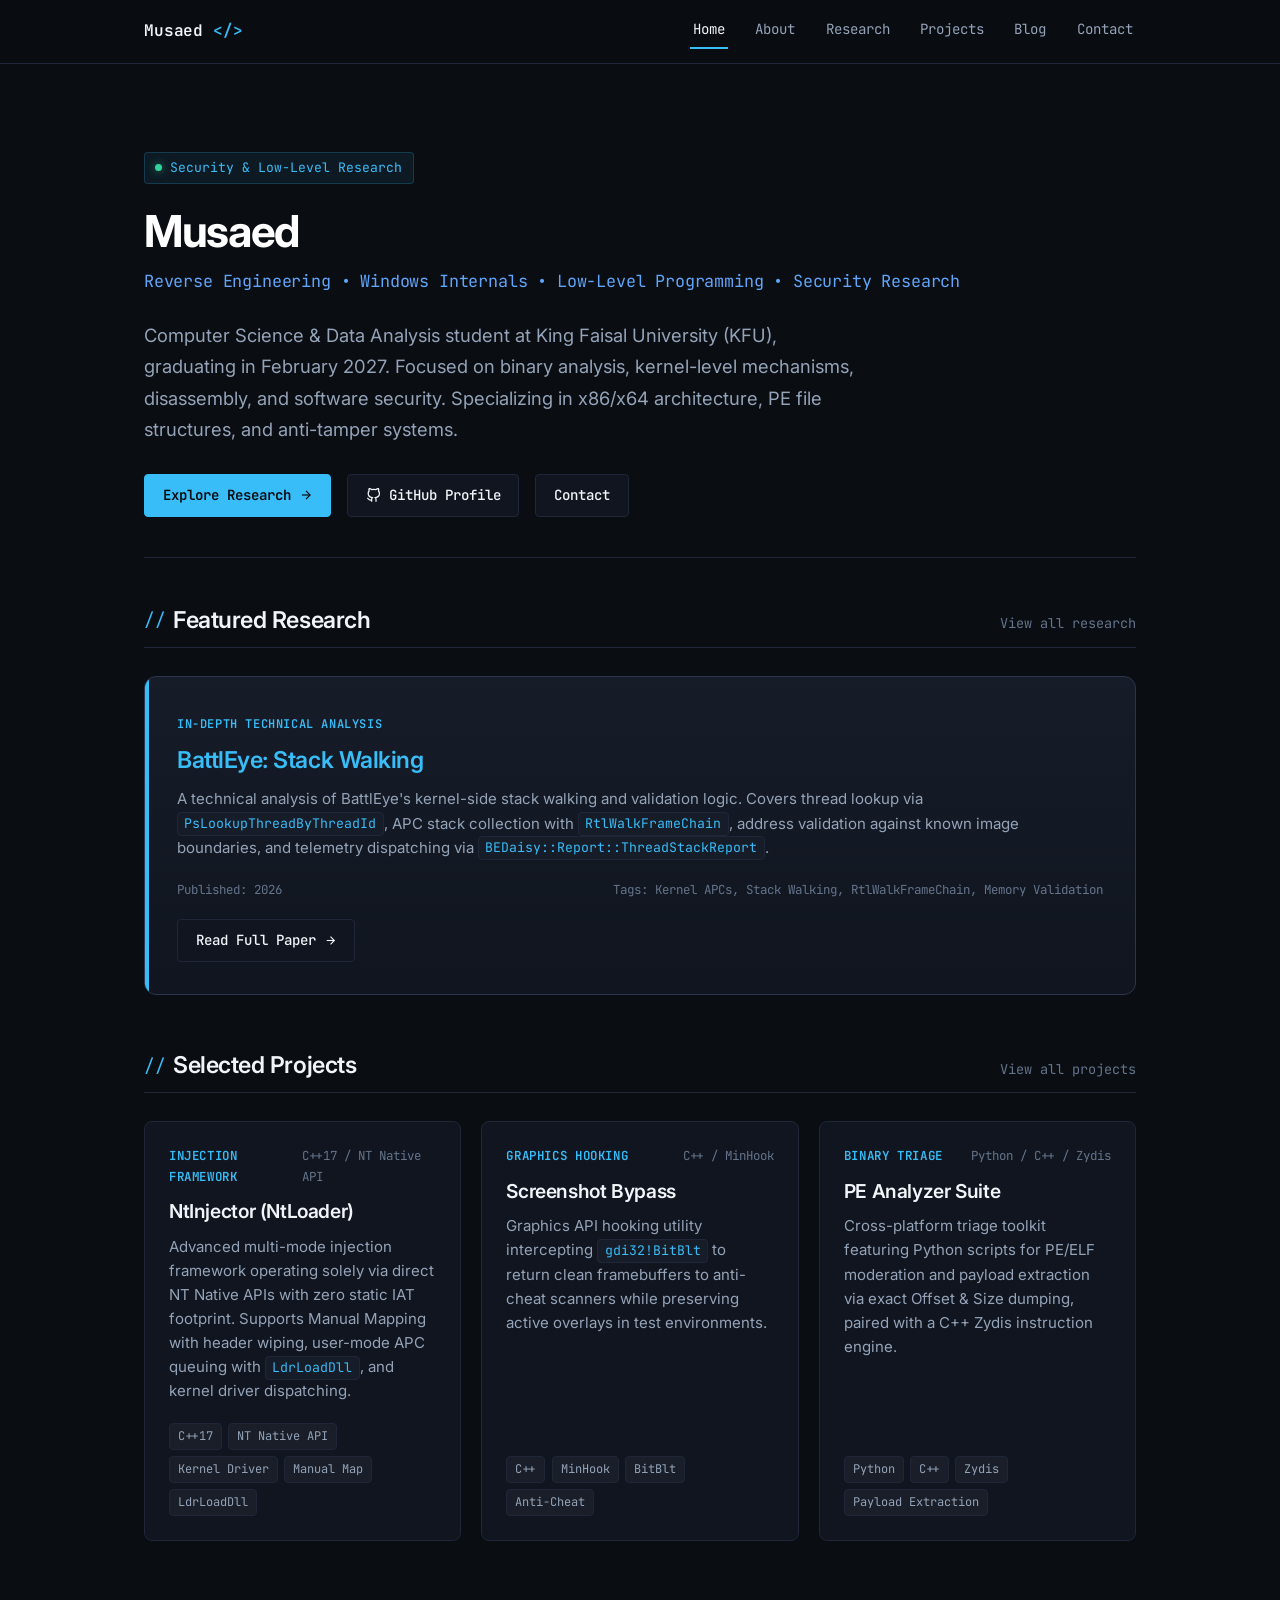
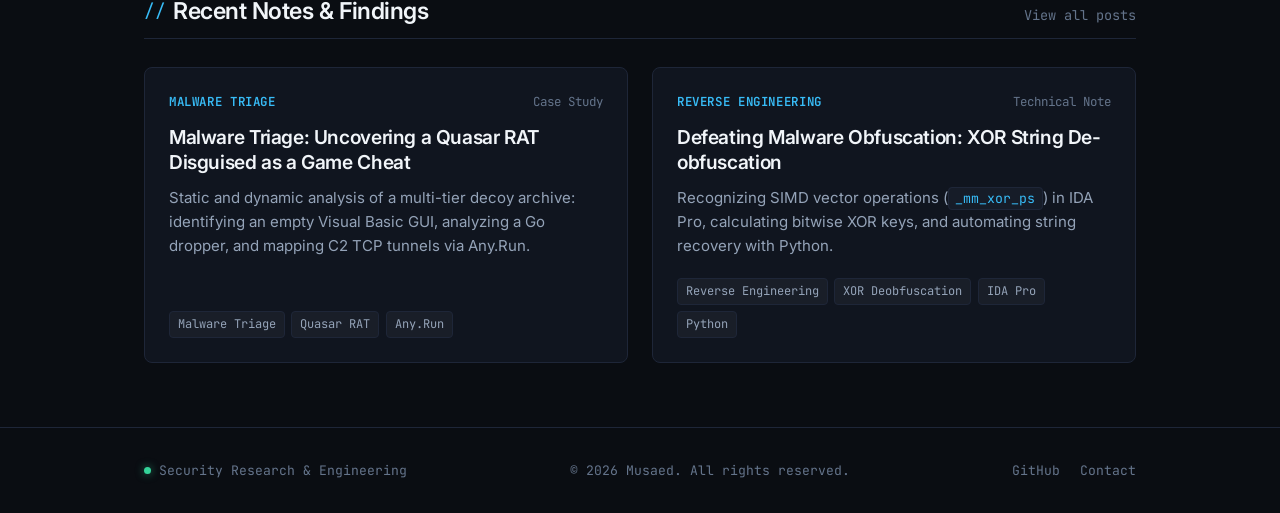
<file: index.html>
<!DOCTYPE html>
<html lang="en">
<head>
  <meta charset="UTF-8">
  <meta name="viewport" content="width=device-width, initial-scale=1.0">
  <title>Musaed &lt;/&gt;</title>
  <meta name="description" content="Personal site and research notes on reverse engineering, Windows kernel internals, and binary analysis.">
  <meta name="theme-color" content="#38bdf8">
  <meta property="og:title" content="Musaed &lt;/&gt;">
  <meta property="og:description" content="Personal site and research notes on reverse engineering, Windows kernel internals, and binary analysis.">
  <meta property="og:type" content="website">
  <link rel="icon" type="image/svg+xml" href="assets/favicon.svg">
  <!-- Google Fonts: Inter & JetBrains Mono -->
  <link rel="preconnect" href="https://fonts.googleapis.com">
  <link rel="preconnect" href="https://fonts.gstatic.com" crossorigin>
  <link href="https://fonts.googleapis.com/css2?family=Inter:wght@400;500;600;700&family=JetBrains+Mono:wght@400;500;600;700&display=swap" rel="stylesheet">
  <link rel="stylesheet" href="css/style.css">
</head>
<body>

  <!-- Site Navigation Header -->
  <header class="site-header">
    <div class="container nav-container">
      <a href="index.html" class="brand-link" aria-label="Musaed Home">
        Musaed <span class="brand-prefix">&lt;/&gt;</span>
      </a>
      <button class="nav-toggle" aria-label="Toggle navigation menu" aria-expanded="false">
        <svg width="20" height="20" viewBox="0 0 24 24" fill="none" stroke="currentColor" stroke-width="2">
          <line x1="3" y1="12" x2="21" y2="12"></line>
          <line x1="3" y1="6" x2="21" y2="6"></line>
          <line x1="3" y1="18" x2="21" y2="18"></line>
        </svg>
      </button>
      <nav>
        <ul class="nav-links">
          <li><a href="index.html" class="nav-link active">Home</a></li>
          <li><a href="about.html" class="nav-link">About</a></li>
          <li><a href="research.html" class="nav-link">Research</a></li>
          <li><a href="projects.html" class="nav-link">Projects</a></li>
          <li><a href="blog.html" class="nav-link">Blog</a></li>
          <li><a href="contact.html" class="nav-link">Contact</a></li>
        </ul>
      </nav>
    </div>
  </header>

  <!-- Main Content Area -->
  <main>
    <div class="container">
      
      <!-- Hero Section -->
      <section class="hero">
        <div class="hero-tag">
          <span class="hero-status-dot"></span>
          <span>Security &amp; Low-Level Research</span>
        </div>
        <h1 class="hero-title">Musaed</h1>
        <p class="hero-tagline">Reverse Engineering • Windows Internals • Low-Level Programming • Security Research</p>
        <p class="hero-intro">
          Computer Science &amp; Data Analysis student at King Faisal University (KFU), graduating in February 2027. 
          Focused on binary analysis, kernel-level mechanisms, disassembly, and software security. Specializing in x86/x64 architecture, 
          PE file structures, and anti-tamper systems.
        </p>
        <div class="hero-actions">
          <a href="research.html" class="btn btn-primary">
            <span>Explore Research</span>
            <svg width="14" height="14" viewBox="0 0 24 24" fill="none" stroke="currentColor" stroke-width="2"><line x1="5" y1="12" x2="19" y2="12"></line><polyline points="12 5 19 12 12 19"></polyline></svg>
          </a>
          <a href="https://github.com/xidenlz" target="_blank" rel="noopener noreferrer" class="btn btn-secondary">
            <svg width="15" height="15" viewBox="0 0 24 24" fill="none" stroke="currentColor" stroke-width="2"><path d="M9 19c-5 1.5-5-2.5-7-3m14 6v-3.87a3.37 3.37 0 0 0-.94-2.61c3.14-.35 6.44-1.54 6.44-7A5.44 5.44 0 0 0 20 4.77 5.07 5.07 0 0 0 19.91 1S18.73.65 16 2.48a13.38 13.38 0 0 0-7 0C6.27.65 5.09 1 5.09 1A5.07 5.07 0 0 0 5 4.77a5.44 5.44 0 0 0-1.5 3.78c0 5.42 3.3 6.61 6.44 7A3.37 3.37 0 0 0 9 18.13V22"></path></svg>
            <span>GitHub Profile</span>
          </a>
          <a href="contact.html" class="btn btn-secondary">
            <span>Contact</span>
          </a>
        </div>
      </section>

      <!-- Featured Research Spotlight -->
      <section>
        <div class="section-header">
          <h2 class="section-title">
            <span class="section-title-prefix">//</span> Featured Research
          </h2>
          <a href="research.html" class="section-link">View all research</a>
        </div>

        <div class="featured-card">
          <div class="featured-badge">In-Depth Technical Analysis</div>
          <h3><a href="research/battleye-internals.html">BattlEye: Stack Walking</a></h3>
          <p class="card-desc">
            A technical analysis of BattlEye's kernel-side stack walking and validation logic. Covers thread lookup via <code>PsLookupThreadByThreadId</code>,
            APC stack collection with <code>RtlWalkFrameChain</code>, address validation against known image boundaries, and telemetry dispatching via <code>BEDaisy::Report::ThreadStackReport</code>.
          </p>
          <div class="card-meta">
            <span>Published: 2026</span>
            <span>Tags: Kernel APCs, Stack Walking, RtlWalkFrameChain, Memory Validation</span>
          </div>
          <div style="margin-top: 1.2rem;">
            <a href="research/battleye-internals.html" class="btn btn-secondary">
              <span>Read Full Paper</span>
              <svg width="13" height="13" viewBox="0 0 24 24" fill="none" stroke="currentColor" stroke-width="2"><line x1="5" y1="12" x2="19" y2="12"></line><polyline points="12 5 19 12 12 19"></polyline></svg>
            </a>
          </div>
        </div>
      </section>

      <!-- Projects Preview -->
      <section style="margin-top: 3.5rem;">
        <div class="section-header">
          <h2 class="section-title">
            <span class="section-title-prefix">//</span> Selected Projects
          </h2>
          <a href="projects.html" class="section-link">View all projects</a>
        </div>

        <div class="grid-3">
          <!-- Project 1 -->
          <div class="card">
            <div class="card-meta">
              <span class="card-category">Injection Framework</span>
              <span>C++17 / NT Native API</span>
            </div>
            <h3 class="card-title"><a href="projects.html#nt-injector">NtInjector (NtLoader)</a></h3>
            <p class="card-desc">
              Advanced multi-mode injection framework operating solely via direct NT Native APIs with zero static IAT footprint. Supports Manual Mapping with header wiping, user-mode APC queuing with <code>LdrLoadDll</code>, and kernel driver dispatching.
            </p>
            <div class="card-tags">
              <span class="tag">C++17</span>
              <span class="tag">NT Native API</span>
              <span class="tag">Kernel Driver</span>
              <span class="tag">Manual Map</span>
              <span class="tag">LdrLoadDll</span>
            </div>
          </div>

          <!-- Project 2 -->
          <div class="card">
            <div class="card-meta">
              <span class="card-category">Graphics Hooking</span>
              <span>C++ / MinHook</span>
            </div>
            <h3 class="card-title"><a href="projects.html#screenshot-detection-bypass">Screenshot Bypass</a></h3>
            <p class="card-desc">
              Graphics API hooking utility intercepting <code>gdi32!BitBlt</code> to return clean framebuffers to anti-cheat scanners while preserving active overlays in test environments.
            </p>
            <div class="card-tags">
              <span class="tag">C++</span>
              <span class="tag">MinHook</span>
              <span class="tag">BitBlt</span>
              <span class="tag">Anti-Cheat</span>
            </div>
          </div>

          <!-- Project 3 -->
          <div class="card">
            <div class="card-meta">
              <span class="card-category">Binary Triage</span>
              <span>Python / C++ / Zydis</span>
            </div>
            <h3 class="card-title"><a href="projects.html#pe-analyzer-suite">PE Analyzer Suite</a></h3>
            <p class="card-desc">
              Cross-platform triage toolkit featuring Python scripts for PE/ELF moderation and payload extraction via exact Offset &amp; Size dumping, paired with a C++ Zydis instruction engine.
            </p>
            <div class="card-tags">
              <span class="tag">Python</span>
              <span class="tag">C++</span>
              <span class="tag">Zydis</span>
              <span class="tag">Payload Extraction</span>
            </div>
          </div>
        </div>
      </section>

      <!-- Technical Blog Preview -->
      <section style="margin-top: 3.5rem;">
        <div class="section-header">
          <h2 class="section-title">
            <span class="section-title-prefix">//</span> Recent Notes &amp; Findings
          </h2>
          <a href="blog.html" class="section-link">View all posts</a>
        </div>

        <div class="grid-2">
          <!-- Post 1: Real-world Triage -->
          <div class="card">
            <div class="card-meta">
              <span class="card-category">Malware Triage</span>
              <span>Case Study</span>
            </div>
            <h3 class="card-title"><a href="blog/triage-quasar-rat-case-study.html">Malware Triage: Uncovering a Quasar RAT Disguised as a Game Cheat</a></h3>
            <p class="card-desc">
              Static and dynamic analysis of a multi-tier decoy archive: identifying an empty Visual Basic GUI, analyzing a Go dropper, and mapping C2 TCP tunnels via Any.Run.
            </p>
            <div class="card-tags">
              <span class="tag">Malware Triage</span>
              <span class="tag">Quasar RAT</span>
              <span class="tag">Any.Run</span>
            </div>
          </div>

          <!-- Post 2: XOR Deobfuscation -->
          <div class="card">
            <div class="card-meta">
              <span class="card-category">Reverse Engineering</span>
              <span>Technical Note</span>
            </div>
            <h3 class="card-title"><a href="blog/defeating-malware-obfuscation-xor.html">Defeating Malware Obfuscation: XOR String De-obfuscation</a></h3>
            <p class="card-desc">
              Recognizing SIMD vector operations (<code>_mm_xor_ps</code>) in IDA Pro, calculating bitwise XOR keys, and automating string recovery with Python.
            </p>
            <div class="card-tags">
              <span class="tag">Reverse Engineering</span>
              <span class="tag">XOR Deobfuscation</span>
              <span class="tag">IDA Pro</span>
              <span class="tag">Python</span>
            </div>
          </div>
        </div>
      </section>

    </div>
  </main>

  <!-- Site Footer -->
  <footer class="site-footer">
    <div class="container footer-content">
      <div class="footer-status">
        <span class="hero-status-dot"></span>
        <span>Security Research &amp; Engineering</span>
      </div>
      <div>&copy; 2026 Musaed. All rights reserved.</div>
      <div class="footer-links">
        <a href="https://github.com/xidenlz" target="_blank" rel="noopener noreferrer">GitHub</a>
        <a href="contact.html">Contact</a>
      </div>
    </div>
  </footer>

  <script src="js/main.js"></script>
</body>
</html>
</file>
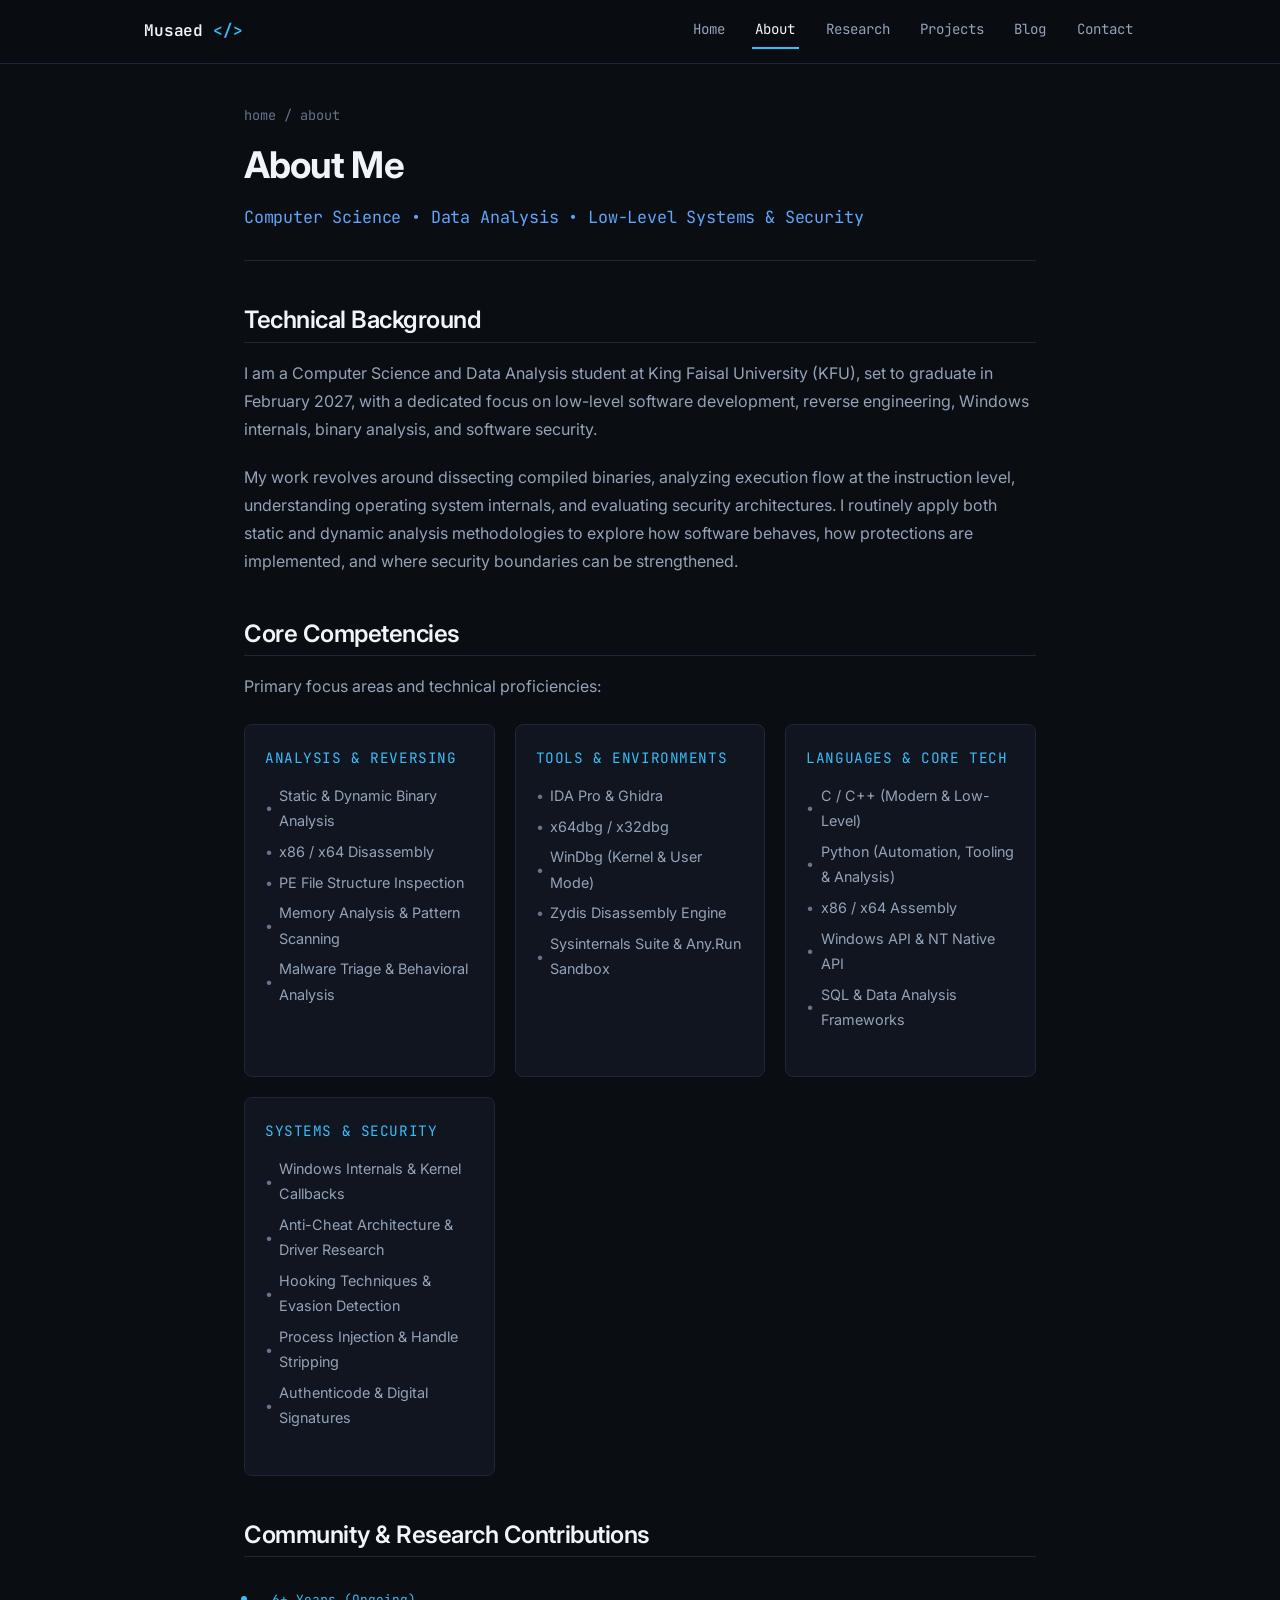
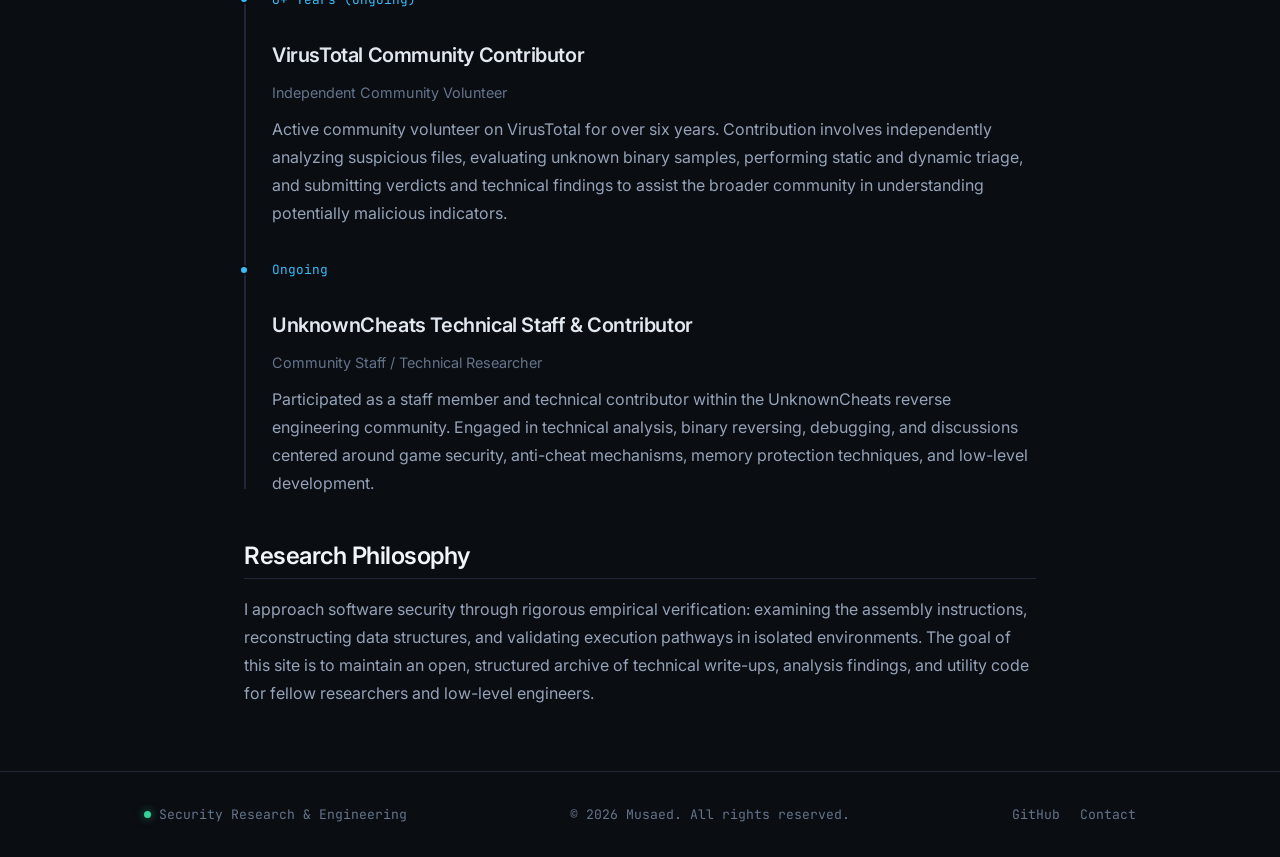
<file: about.html>
<!DOCTYPE html>
<html lang="en">
<head>
  <meta charset="UTF-8">
  <meta name="viewport" content="width=device-width, initial-scale=1.0">
  <title>About | Musaed &lt;/&gt;</title>
  <meta name="description" content="About Musaed, CS student and security researcher.">
  <meta name="theme-color" content="#38bdf8">
  <meta property="og:title" content="About | Musaed &lt;/&gt;">
  <meta property="og:description" content="About Musaed, CS student and security researcher.">
  <link rel="icon" type="image/svg+xml" href="assets/favicon.svg">
  <link rel="preconnect" href="https://fonts.googleapis.com">
  <link rel="preconnect" href="https://fonts.gstatic.com" crossorigin>
  <link href="https://fonts.googleapis.com/css2?family=Inter:wght@400;500;600;700&family=JetBrains+Mono:wght@400;500;600;700&display=swap" rel="stylesheet">
  <link rel="stylesheet" href="css/style.css">
</head>
<body>

  <header class="site-header">
    <div class="container nav-container">
      <a href="index.html" class="brand-link" aria-label="Musaed Home">
        Musaed <span class="brand-prefix">&lt;/&gt;</span>
      </a>
      <button class="nav-toggle" aria-label="Toggle navigation menu" aria-expanded="false">
        <svg width="20" height="20" viewBox="0 0 24 24" fill="none" stroke="currentColor" stroke-width="2">
          <line x1="3" y1="12" x2="21" y2="12"></line>
          <line x1="3" y1="6" x2="21" y2="6"></line>
          <line x1="3" y1="18" x2="21" y2="18"></line>
        </svg>
      </button>
      <nav>
        <ul class="nav-links">
          <li><a href="index.html" class="nav-link">Home</a></li>
          <li><a href="about.html" class="nav-link active">About</a></li>
          <li><a href="research.html" class="nav-link">Research</a></li>
          <li><a href="projects.html" class="nav-link">Projects</a></li>
          <li><a href="blog.html" class="nav-link">Blog</a></li>
          <li><a href="contact.html" class="nav-link">Contact</a></li>
        </ul>
      </nav>
    </div>
  </header>

  <main>
    <div class="container container-narrow">
      
      <div class="article-header">
        <div class="article-breadcrumbs">
          <a href="index.html">home</a> / <span>about</span>
        </div>
        <h1 class="article-title">About Me</h1>
        <p class="hero-tagline" style="margin-bottom: 0;">Computer Science • Data Analysis • Low-Level Systems &amp; Security</p>
      </div>

      <div class="article-content">
        <h2>Technical Background</h2>
        <p>
          I am a Computer Science and Data Analysis student at King Faisal University (KFU), set to graduate in February 2027, with a dedicated focus on low-level software development, 
          reverse engineering, Windows internals, binary analysis, and software security.
        </p>
        <p>
          My work revolves around dissecting compiled binaries, analyzing execution flow at the instruction level, understanding operating 
          system internals, and evaluating security architectures. I routinely apply both static and dynamic analysis methodologies 
          to explore how software behaves, how protections are implemented, and where security boundaries can be strengthened.
        </p>

        <h2>Core Competencies</h2>
        <p>
          Primary focus areas and technical proficiencies:
        </p>

        <div class="skills-grid">
          <div class="skill-category">
            <div class="skill-cat-title">Analysis &amp; Reversing</div>
            <ul class="skill-list">
              <li>Static &amp; Dynamic Binary Analysis</li>
              <li>x86 / x64 Disassembly</li>
              <li>PE File Structure Inspection</li>
              <li>Memory Analysis &amp; Pattern Scanning</li>
              <li>Malware Triage &amp; Behavioral Analysis</li>
            </ul>
          </div>

          <div class="skill-category">
            <div class="skill-cat-title">Tools &amp; Environments</div>
            <ul class="skill-list">
              <li>IDA Pro &amp; Ghidra</li>
              <li>x64dbg / x32dbg</li>
              <li>WinDbg (Kernel &amp; User Mode)</li>
              <li>Zydis Disassembly Engine</li>
              <li>Sysinternals Suite &amp; Any.Run Sandbox</li>
            </ul>
          </div>

          <div class="skill-category">
            <div class="skill-cat-title">Languages &amp; Core Tech</div>
            <ul class="skill-list">
              <li>C / C++ (Modern &amp; Low-Level)</li>
              <li>Python (Automation, Tooling &amp; Analysis)</li>
              <li>x86 / x64 Assembly</li>
              <li>Windows API &amp; NT Native API</li>
              <li>SQL &amp; Data Analysis Frameworks</li>
            </ul>
          </div>

          <div class="skill-category">
            <div class="skill-cat-title">Systems &amp; Security</div>
            <ul class="skill-list">
              <li>Windows Internals &amp; Kernel Callbacks</li>
              <li>Anti-Cheat Architecture &amp; Driver Research</li>
              <li>Hooking Techniques &amp; Evasion Detection</li>
              <li>Process Injection &amp; Handle Stripping</li>
              <li>Authenticode &amp; Digital Signatures</li>
            </ul>
          </div>
        </div>

        <h2>Community &amp; Research Contributions</h2>

        <div class="timeline">
          
          <div class="timeline-item">
            <div class="timeline-dot"></div>
            <div class="timeline-time">6+ Years (Ongoing)</div>
            <h3 class="timeline-title">VirusTotal Community Contributor</h3>
            <div class="timeline-role">Independent Community Volunteer</div>
            <p>
              Active community volunteer on VirusTotal for over six years. Contribution involves independently analyzing suspicious files, 
              evaluating unknown binary samples, performing static and dynamic triage, and submitting verdicts and technical findings to assist 
              the broader community in understanding potentially malicious indicators.
            </p>
          </div>

          <div class="timeline-item">
            <div class="timeline-dot"></div>
            <div class="timeline-time">Ongoing</div>
            <h3 class="timeline-title">UnknownCheats Technical Staff &amp; Contributor</h3>
            <div class="timeline-role">Community Staff / Technical Researcher</div>
            <p>
              Participated as a staff member and technical contributor within the UnknownCheats reverse engineering community. 
              Engaged in technical analysis, binary reversing, debugging, and discussions centered around game security, anti-cheat mechanisms, 
              memory protection techniques, and low-level development.
            </p>
          </div>

        </div>

        <h2>Research Philosophy</h2>
        <p>
          I approach software security through rigorous empirical verification: examining the assembly instructions, reconstructing 
          data structures, and validating execution pathways in isolated environments. The goal of this site is to maintain an open, 
          structured archive of technical write-ups, analysis findings, and utility code for fellow researchers and low-level engineers.
        </p>

      </div>

    </div>
  </main>

  <footer class="site-footer">
    <div class="container footer-content">
      <div class="footer-status">
        <span class="hero-status-dot"></span>
        <span>Security Research &amp; Engineering</span>
      </div>
      <div>&copy; 2026 Musaed. All rights reserved.</div>
      <div class="footer-links">
        <a href="https://github.com/xidenlz" target="_blank" rel="noopener noreferrer">GitHub</a>
        <a href="contact.html">Contact</a>
      </div>
    </div>
  </footer>

  <script src="js/main.js"></script>
</body>
</html>
</file>
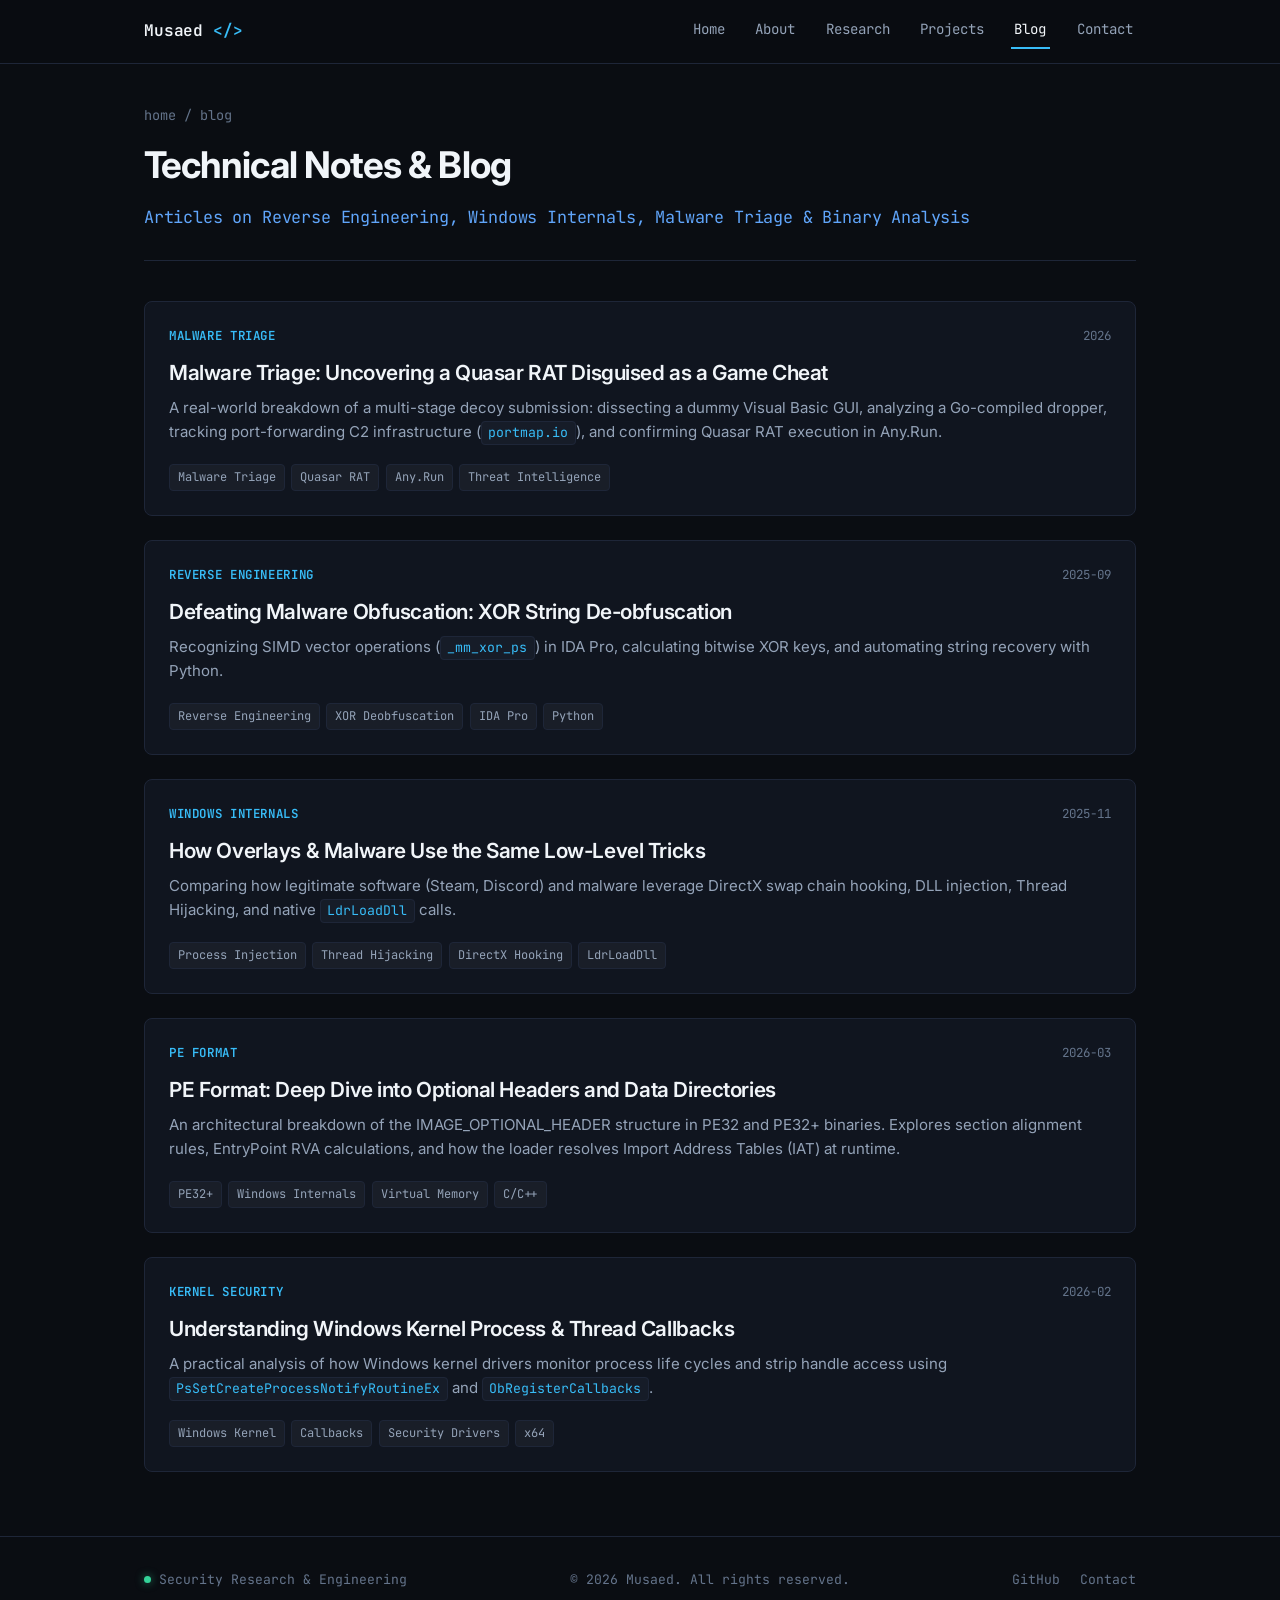
<file: blog.html>
<!DOCTYPE html>
<html lang="en">
<head>
  <meta charset="UTF-8">
  <meta name="viewport" content="width=device-width, initial-scale=1.0">
  <title>Blog | Musaed &lt;/&gt;</title>
  <meta name="description" content="Technical notes on Windows internals and binary analysis.">
  <meta name="theme-color" content="#38bdf8">
  <meta property="og:title" content="Blog | Musaed &lt;/&gt;">
  <meta property="og:description" content="Technical notes on Windows internals and binary analysis.">
  <link rel="icon" type="image/svg+xml" href="assets/favicon.svg">
  <link rel="preconnect" href="https://fonts.googleapis.com">
  <link rel="preconnect" href="https://fonts.gstatic.com" crossorigin>
  <link href="https://fonts.googleapis.com/css2?family=Inter:wght@400;500;600;700&family=JetBrains+Mono:wght@400;500;600;700&display=swap" rel="stylesheet">
  <link rel="stylesheet" href="css/style.css">
</head>
<body>

  <header class="site-header">
    <div class="container nav-container">
      <a href="index.html" class="brand-link" aria-label="Musaed Home">
        Musaed <span class="brand-prefix">&lt;/&gt;</span>
      </a>
      <button class="nav-toggle" aria-label="Toggle navigation menu" aria-expanded="false">
        <svg width="20" height="20" viewBox="0 0 24 24" fill="none" stroke="currentColor" stroke-width="2">
          <line x1="3" y1="12" x2="21" y2="12"></line>
          <line x1="3" y1="6" x2="21" y2="6"></line>
          <line x1="3" y1="18" x2="21" y2="18"></line>
        </svg>
      </button>
      <nav>
        <ul class="nav-links">
          <li><a href="index.html" class="nav-link">Home</a></li>
          <li><a href="about.html" class="nav-link">About</a></li>
          <li><a href="research.html" class="nav-link">Research</a></li>
          <li><a href="projects.html" class="nav-link">Projects</a></li>
          <li><a href="blog.html" class="nav-link active">Blog</a></li>
          <li><a href="contact.html" class="nav-link">Contact</a></li>
        </ul>
      </nav>
    </div>
  </header>

  <main>
    <div class="container">
      
      <div class="article-header">
        <div class="article-breadcrumbs">
          <a href="index.html">home</a> / <span>blog</span>
        </div>
        <h1 class="article-title">Technical Notes &amp; Blog</h1>
        <p class="hero-tagline" style="margin-bottom: 0;">Articles on Reverse Engineering, Windows Internals, Malware Triage &amp; Binary Analysis</p>
      </div>

      <div style="display: flex; flex-direction: column; gap: 1.5rem; margin-top: 2rem;">
        
        <!-- Post 1: Real World Triage Case Study -->
        <article class="card">
          <div class="card-meta">
            <span class="card-category">Malware Triage</span>
            <span>2026</span>
          </div>
          <h2 class="card-title" style="font-size: 1.3rem;">
            <a href="blog/triage-quasar-rat-case-study.html">Malware Triage: Uncovering a Quasar RAT Disguised as a Game Cheat</a>
          </h2>
          <p class="card-desc">
            A real-world breakdown of a multi-stage decoy submission: dissecting a dummy Visual Basic GUI, analyzing a Go-compiled dropper, tracking port-forwarding C2 infrastructure (<code>portmap.io</code>), and confirming Quasar RAT execution in Any.Run.
          </p>
          <div class="card-tags">
            <span class="tag">Malware Triage</span>
            <span class="tag">Quasar RAT</span>
            <span class="tag">Any.Run</span>
            <span class="tag">Threat Intelligence</span>
          </div>
        </article>

        <!-- Post 2: XOR Obfuscation -->
        <article class="card">
          <div class="card-meta">
            <span class="card-category">Reverse Engineering</span>
            <span>2025-09</span>
          </div>
          <h2 class="card-title" style="font-size: 1.3rem;">
            <a href="blog/defeating-malware-obfuscation-xor.html">Defeating Malware Obfuscation: XOR String De-obfuscation</a>
          </h2>
          <p class="card-desc">
            Recognizing SIMD vector operations (<code>_mm_xor_ps</code>) in IDA Pro, calculating bitwise XOR keys, and automating string recovery with Python.
          </p>
          <div class="card-tags">
            <span class="tag">Reverse Engineering</span>
            <span class="tag">XOR Deobfuscation</span>
            <span class="tag">IDA Pro</span>
            <span class="tag">Python</span>
          </div>
        </article>

        <!-- Post 3: Overlays vs Malware -->
        <article class="card">
          <div class="card-meta">
            <span class="card-category">Windows Internals</span>
            <span>2025-11</span>
          </div>
          <h2 class="card-title" style="font-size: 1.3rem;">
            <a href="blog/overlays-and-malware-injection-mechanisms.html">How Overlays &amp; Malware Use the Same Low-Level Tricks</a>
          </h2>
          <p class="card-desc">
            Comparing how legitimate software (Steam, Discord) and malware leverage DirectX swap chain hooking, DLL injection, Thread Hijacking, and native <code>LdrLoadDll</code> calls.
          </p>
          <div class="card-tags">
            <span class="tag">Process Injection</span>
            <span class="tag">Thread Hijacking</span>
            <span class="tag">DirectX Hooking</span>
            <span class="tag">LdrLoadDll</span>
          </div>
        </article>

        <!-- Post 4: PE Headers -->
        <article class="card">
          <div class="card-meta">
            <span class="card-category">PE Format</span>
            <span>2026-03</span>
          </div>
          <h2 class="card-title" style="font-size: 1.3rem;">
            <a href="blog/pe-headers-deep-dive.html">PE Format: Deep Dive into Optional Headers and Data Directories</a>
          </h2>
          <p class="card-desc">
            An architectural breakdown of the IMAGE_OPTIONAL_HEADER structure in PE32 and PE32+ binaries. Explores section alignment rules, EntryPoint RVA calculations, and how the loader resolves Import Address Tables (IAT) at runtime.
          </p>
          <div class="card-tags">
            <span class="tag">PE32+</span>
            <span class="tag">Windows Internals</span>
            <span class="tag">Virtual Memory</span>
            <span class="tag">C/C++</span>
          </div>
        </article>

        <!-- Post 5: Kernel Callbacks -->
        <article class="card">
          <div class="card-meta">
            <span class="card-category">Kernel Security</span>
            <span>2026-02</span>
          </div>
          <h2 class="card-title" style="font-size: 1.3rem;">
            <a href="blog/windows-kernel-callbacks.html">Understanding Windows Kernel Process &amp; Thread Callbacks</a>
          </h2>
          <p class="card-desc">
            A practical analysis of how Windows kernel drivers monitor process life cycles and strip handle access using <code>PsSetCreateProcessNotifyRoutineEx</code> and <code>ObRegisterCallbacks</code>.
          </p>
          <div class="card-tags">
            <span class="tag">Windows Kernel</span>
            <span class="tag">Callbacks</span>
            <span class="tag">Security Drivers</span>
            <span class="tag">x64</span>
          </div>
        </article>

      </div>

    </div>
  </main>

  <footer class="site-footer">
    <div class="container footer-content">
      <div class="footer-status">
        <span class="hero-status-dot"></span>
        <span>Security Research &amp; Engineering</span>
      </div>
      <div>&copy; 2026 Musaed. All rights reserved.</div>
      <div class="footer-links">
        <a href="https://github.com/xidenlz" target="_blank" rel="noopener noreferrer">GitHub</a>
        <a href="contact.html">Contact</a>
      </div>
    </div>
  </footer>

  <script src="js/main.js"></script>
</body>
</html>
</file>
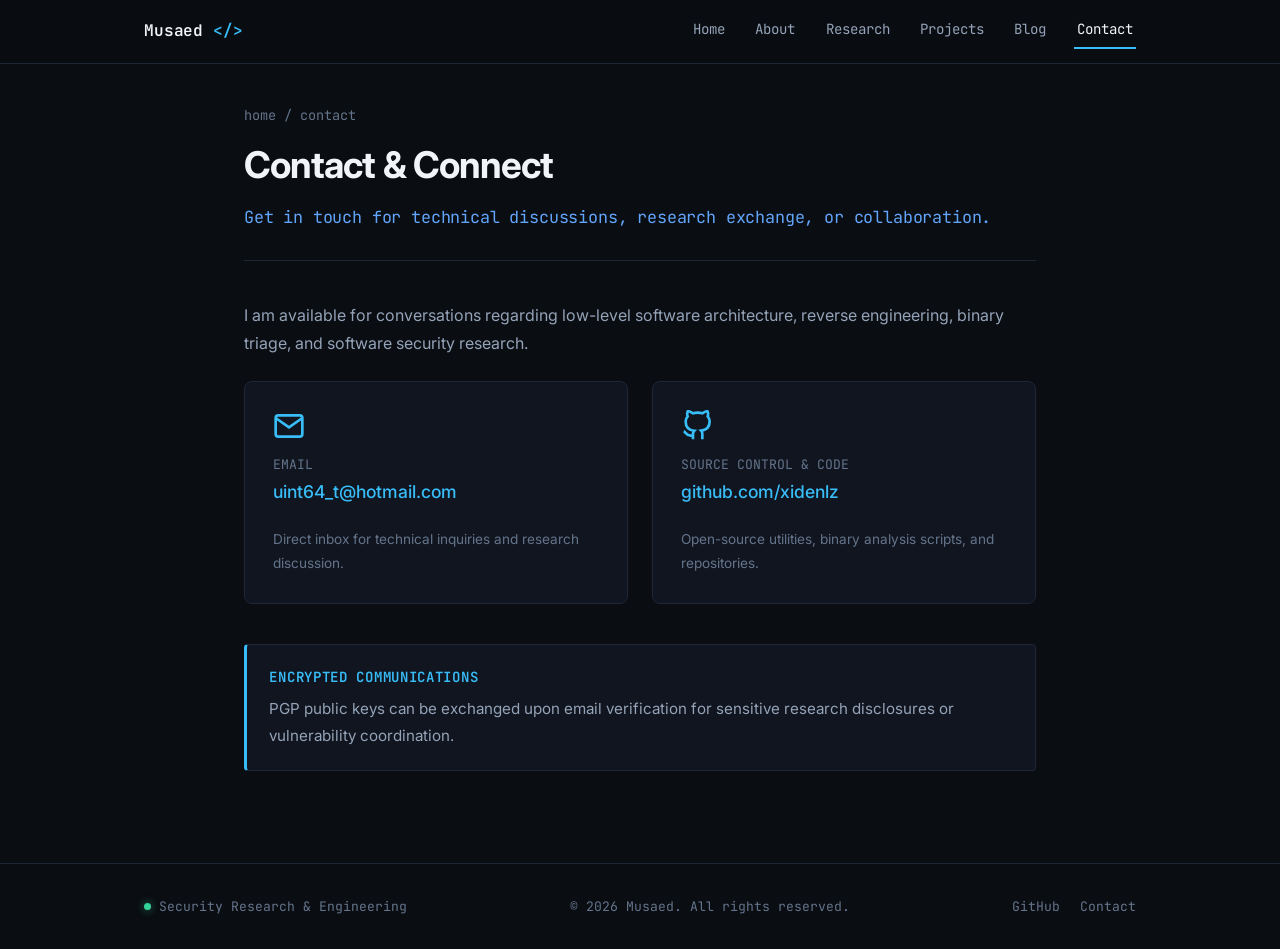
<file: contact.html>
<!DOCTYPE html>
<html lang="en">
<head>
  <meta charset="UTF-8">
  <meta name="viewport" content="width=device-width, initial-scale=1.0">
  <title>Contact | Musaed &lt;/&gt;</title>
  <meta name="description" content="Contact and communication links for Musaed.">
  <meta name="theme-color" content="#38bdf8">
  <meta property="og:title" content="Contact | Musaed &lt;/&gt;">
  <meta property="og:description" content="Contact and communication links for Musaed.">
  <link rel="icon" type="image/svg+xml" href="assets/favicon.svg">
  <link rel="preconnect" href="https://fonts.googleapis.com">
  <link rel="preconnect" href="https://fonts.gstatic.com" crossorigin>
  <link href="https://fonts.googleapis.com/css2?family=Inter:wght@400;500;600;700&family=JetBrains+Mono:wght@400;500;600;700&display=swap" rel="stylesheet">
  <link rel="stylesheet" href="css/style.css">
</head>
<body>

  <header class="site-header">
    <div class="container nav-container">
      <a href="index.html" class="brand-link" aria-label="Musaed Home">
        Musaed <span class="brand-prefix">&lt;/&gt;</span>
      </a>
      <button class="nav-toggle" aria-label="Toggle navigation menu" aria-expanded="false">
        <svg width="20" height="20" viewBox="0 0 24 24" fill="none" stroke="currentColor" stroke-width="2">
          <line x1="3" y1="12" x2="21" y2="12"></line>
          <line x1="3" y1="6" x2="21" y2="6"></line>
          <line x1="3" y1="18" x2="21" y2="18"></line>
        </svg>
      </button>
      <nav>
        <ul class="nav-links">
          <li><a href="index.html" class="nav-link">Home</a></li>
          <li><a href="about.html" class="nav-link">About</a></li>
          <li><a href="research.html" class="nav-link">Research</a></li>
          <li><a href="projects.html" class="nav-link">Projects</a></li>
          <li><a href="blog.html" class="nav-link">Blog</a></li>
          <li><a href="contact.html" class="nav-link active">Contact</a></li>
        </ul>
      </nav>
    </div>
  </header>

  <main>
    <div class="container container-narrow">
      
      <div class="article-header">
        <div class="article-breadcrumbs">
          <a href="index.html">home</a> / <span>contact</span>
        </div>
        <h1 class="article-title">Contact &amp; Connect</h1>
        <p class="hero-tagline" style="margin-bottom: 0;">Get in touch for technical discussions, research exchange, or collaboration.</p>
      </div>

      <div class="article-content">
        <p>
          I am available for conversations regarding low-level software architecture, reverse engineering, binary triage, and software security research.
        </p>

        <div class="contact-grid">
          
          <!-- Email Card -->
          <div class="contact-card">
            <svg class="contact-icon" viewBox="0 0 24 24" fill="none" stroke="currentColor" stroke-width="2">
              <path d="M4 4h16c1.1 0 2 .9 2 2v12c0 1.1-.9 2-2 2H4c-1.1 0-2-.9-2-2V6c0-1.1.9-2 2-2z"></path>
              <polyline points="22,6 12,13 2,6"></polyline>
            </svg>
            <div>
              <div class="contact-label">Email</div>
              <div class="contact-val">
                <a href="mailto:uint64_t@hotmail.com">uint64_t@hotmail.com</a>
              </div>
            </div>
            <p style="font-size: 0.85rem; color: var(--text-muted); margin-top: 0.5rem;">
              Direct inbox for technical inquiries and research discussion.
            </p>
          </div>

          <!-- GitHub Card -->
          <div class="contact-card">
            <svg class="contact-icon" viewBox="0 0 24 24" fill="none" stroke="currentColor" stroke-width="2">
              <path d="M9 19c-5 1.5-5-2.5-7-3m14 6v-3.87a3.37 3.37 0 0 0-.94-2.61c3.14-.35 6.44-1.54 6.44-7A5.44 5.44 0 0 0 20 4.77 5.07 5.07 0 0 0 19.91 1S18.73.65 16 2.48a13.38 13.38 0 0 0-7 0C6.27.65 5.09 1 5.09 1A5.07 5.07 0 0 0 5 4.77a5.44 5.44 0 0 0-1.5 3.78c0 5.42 3.3 6.61 6.44 7A3.37 3.37 0 0 0 9 18.13V22"></path>
            </svg>
            <div>
              <div class="contact-label">Source Control &amp; Code</div>
              <div class="contact-val">
                <a href="https://github.com/xidenlz" target="_blank" rel="noopener noreferrer">github.com/xidenlz</a>
              </div>
            </div>
            <p style="font-size: 0.85rem; color: var(--text-muted); margin-top: 0.5rem;">
              Open-source utilities, binary analysis scripts, and repositories.
            </p>
          </div>

        </div>

        <div class="callout" style="margin-top: 2.5rem;">
          <div class="callout-title">Encrypted Communications</div>
          <p class="callout-body">
            PGP public keys can be exchanged upon email verification for sensitive research disclosures or vulnerability coordination.
          </p>
        </div>

      </div>

    </div>
  </main>

  <footer class="site-footer">
    <div class="container footer-content">
      <div class="footer-status">
        <span class="hero-status-dot"></span>
        <span>Security Research &amp; Engineering</span>
      </div>
      <div>&copy; 2026 Musaed. All rights reserved.</div>
      <div class="footer-links">
        <a href="https://github.com/xidenlz" target="_blank" rel="noopener noreferrer">GitHub</a>
        <a href="contact.html">Contact</a>
      </div>
    </div>
  </footer>

  <script src="js/main.js"></script>
</body>
</html>
</file>
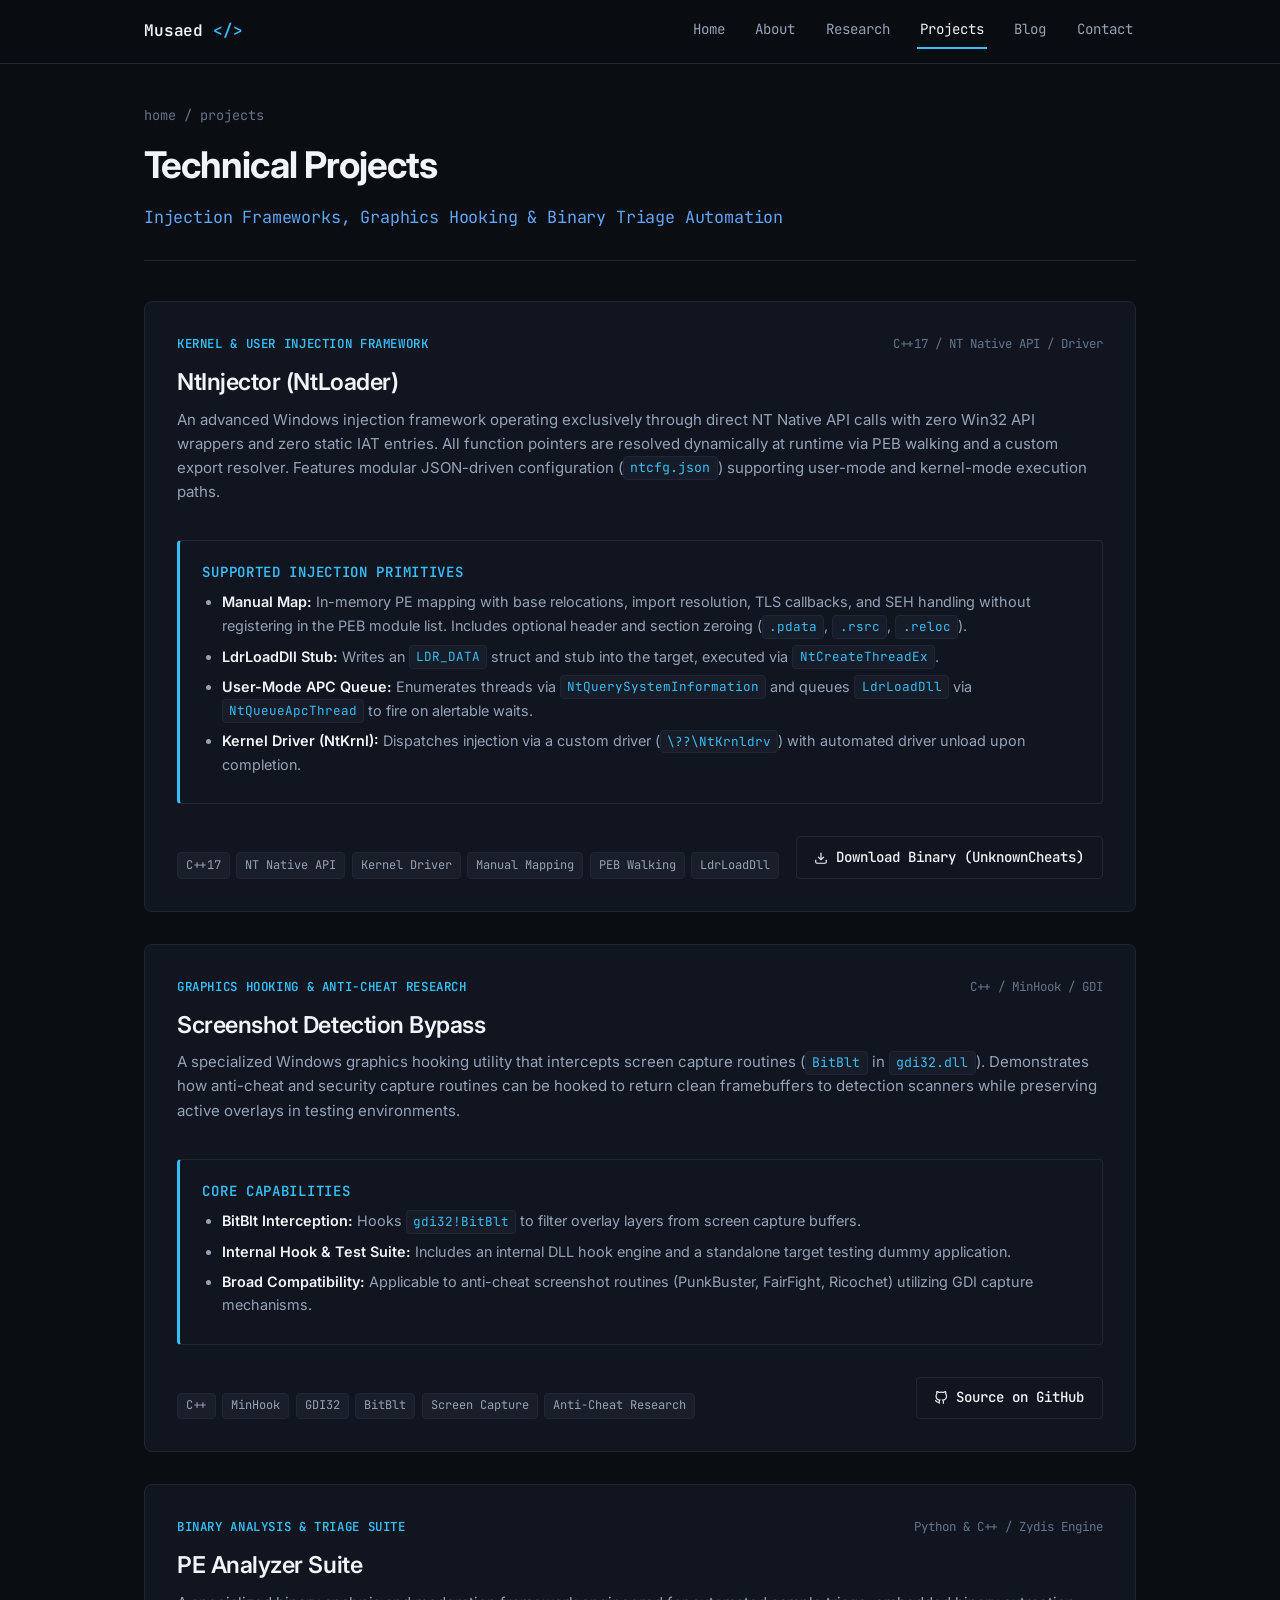
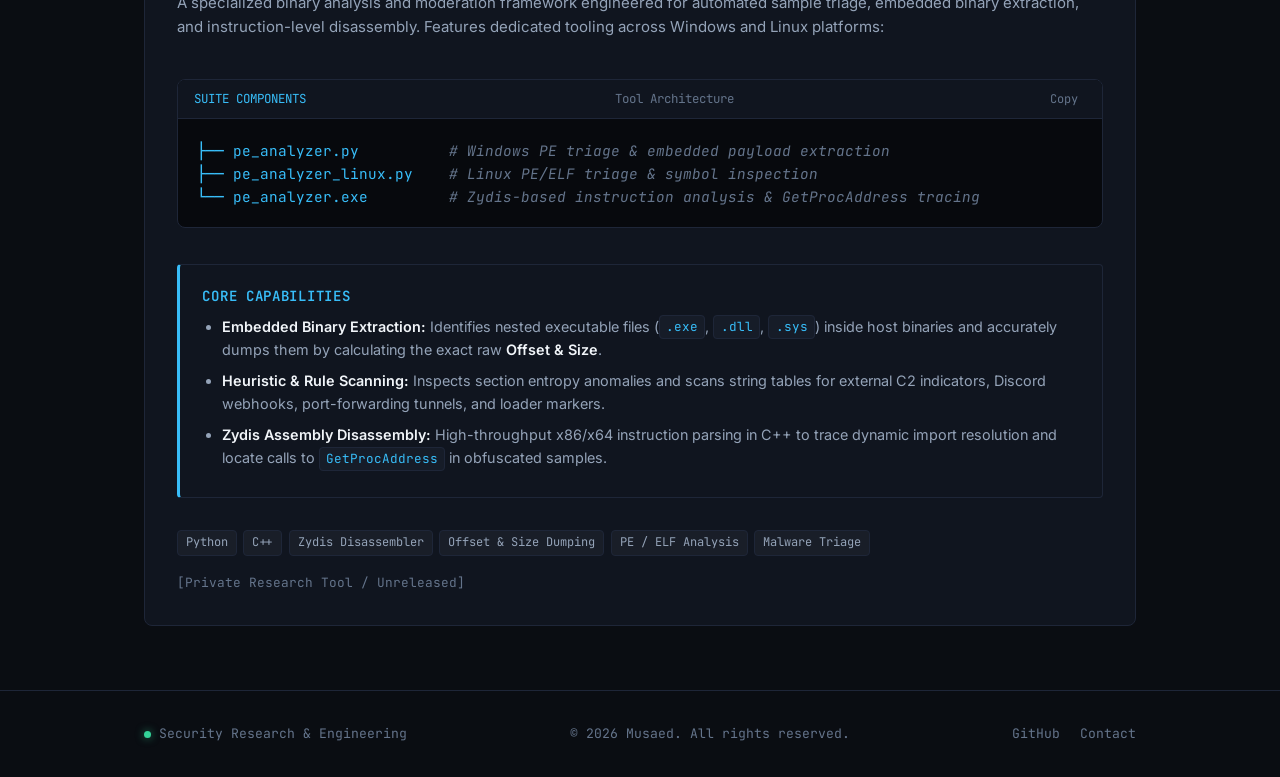
<file: projects.html>
<!DOCTYPE html>
<html lang="en">
<head>
  <meta charset="UTF-8">
  <meta name="viewport" content="width=device-width, initial-scale=1.0">
  <title>Projects | Musaed &lt;/&gt;</title>
  <meta name="description" content="Low-level tools and reversing utilities.">
  <meta name="theme-color" content="#38bdf8">
  <meta property="og:title" content="Projects | Musaed &lt;/&gt;">
  <meta property="og:description" content="Low-level tools and reversing utilities.">
  <link rel="icon" type="image/svg+xml" href="assets/favicon.svg">
  <link rel="preconnect" href="https://fonts.googleapis.com">
  <link rel="preconnect" href="https://fonts.gstatic.com" crossorigin>
  <link href="https://fonts.googleapis.com/css2?family=Inter:wght@400;500;600;700&family=JetBrains+Mono:wght@400;500;600;700&display=swap" rel="stylesheet">
  <link rel="stylesheet" href="css/style.css">
</head>
<body>

  <header class="site-header">
    <div class="container nav-container">
      <a href="index.html" class="brand-link" aria-label="Musaed Home">
        Musaed <span class="brand-prefix">&lt;/&gt;</span>
      </a>
      <button class="nav-toggle" aria-label="Toggle navigation menu" aria-expanded="false">
        <svg width="20" height="20" viewBox="0 0 24 24" fill="none" stroke="currentColor" stroke-width="2">
          <line x1="3" y1="12" x2="21" y2="12"></line>
          <line x1="3" y1="6" x2="21" y2="6"></line>
          <line x1="3" y1="18" x2="21" y2="18"></line>
        </svg>
      </button>
      <nav>
        <ul class="nav-links">
          <li><a href="index.html" class="nav-link">Home</a></li>
          <li><a href="about.html" class="nav-link">About</a></li>
          <li><a href="research.html" class="nav-link">Research</a></li>
          <li><a href="projects.html" class="nav-link active">Projects</a></li>
          <li><a href="blog.html" class="nav-link">Blog</a></li>
          <li><a href="contact.html" class="nav-link">Contact</a></li>
        </ul>
      </nav>
    </div>
  </header>

  <main>
    <div class="container">
      
      <div class="article-header">
        <div class="article-breadcrumbs">
          <a href="index.html">home</a> / <span>projects</span>
        </div>
        <h1 class="article-title">Technical Projects</h1>
        <p class="hero-tagline" style="margin-bottom: 0;">Injection Frameworks, Graphics Hooking &amp; Binary Triage Automation</p>
      </div>

      <div style="display: flex; flex-direction: column; gap: 2rem; margin-top: 2rem;">

        <!-- Project 1: NtInjector / NtLoader -->
        <article class="card" id="nt-injector" style="padding: 2rem;">
          <div class="card-meta">
            <span class="card-category">Kernel &amp; User Injection Framework</span>
            <span>C++17 / NT Native API / Driver</span>
          </div>
          <h2 class="card-title" style="font-size: 1.45rem;">NtInjector (NtLoader)</h2>
          <p class="card-desc">
            An advanced Windows injection framework operating exclusively through direct NT Native API calls with zero Win32 API wrappers 
            and zero static IAT entries. All function pointers are resolved dynamically at runtime via PEB walking and a custom export resolver. 
            Features modular JSON-driven configuration (<code>ntcfg.json</code>) supporting user-mode and kernel-mode execution paths.
          </p>

          <div class="callout" style="margin: 1rem 0;">
            <div class="callout-title">Supported Injection Primitives</div>
            <ul style="margin: 0; padding-left: 1.2rem; font-size: 0.9rem;">
              <li><strong>Manual Map:</strong> In-memory PE mapping with base relocations, import resolution, TLS callbacks, and SEH handling without registering in the PEB module list. Includes optional header and section zeroing (<code>.pdata</code>, <code>.rsrc</code>, <code>.reloc</code>).</li>
              <li><strong>LdrLoadDll Stub:</strong> Writes an <code>LDR_DATA</code> struct and stub into the target, executed via <code>NtCreateThreadEx</code>.</li>
              <li><strong>User-Mode APC Queue:</strong> Enumerates threads via <code>NtQuerySystemInformation</code> and queues <code>LdrLoadDll</code> via <code>NtQueueApcThread</code> to fire on alertable waits.</li>
              <li><strong>Kernel Driver (NtKrnl):</strong> Dispatches injection via a custom driver (<code>\??\NtKrnldrv</code>) with automated driver unload upon completion.</li>
            </ul>
          </div>

          <div style="display: flex; justify-content: space-between; align-items: center; flex-wrap: wrap; gap: 1rem; margin-top: 1rem;">
            <div class="card-tags">
              <span class="tag">C++17</span>
              <span class="tag">NT Native API</span>
              <span class="tag">Kernel Driver</span>
              <span class="tag">Manual Mapping</span>
              <span class="tag">PEB Walking</span>
              <span class="tag">LdrLoadDll</span>
            </div>
            <a href="https://www.unknowncheats.me/forum/general-programming-and-reversing/735809-ntldr-windowsnt-injector.html" target="_blank" rel="noopener noreferrer" class="btn btn-secondary">
              <svg width="14" height="14" viewBox="0 0 24 24" fill="none" stroke="currentColor" stroke-width="2"><path d="M21 15v4a2 2 0 0 1-2 2H5a2 2 0 0 1-2-2v-4"></path><polyline points="7 10 12 15 17 10"></polyline><line x1="12" y1="15" x2="12" y2="3"></line></svg>
              <span>Download Binary (UnknownCheats)</span>
            </a>
          </div>
        </article>

        <!-- Project 2: Screenshot Detection Bypass -->
        <article class="card" id="screenshot-detection-bypass" style="padding: 2rem;">
          <div class="card-meta">
            <span class="card-category">Graphics Hooking &amp; Anti-Cheat Research</span>
            <span>C++ / MinHook / GDI</span>
          </div>
          <h2 class="card-title" style="font-size: 1.45rem;">Screenshot Detection Bypass</h2>
          <p class="card-desc">
            A specialized Windows graphics hooking utility that intercepts screen capture routines (<code>BitBlt</code> in <code>gdi32.dll</code>). 
            Demonstrates how anti-cheat and security capture routines can be hooked to return clean framebuffers to detection scanners while preserving active overlays in testing environments.
          </p>

          <div class="callout" style="margin: 1rem 0;">
            <div class="callout-title">Core Capabilities</div>
            <ul style="margin: 0; padding-left: 1.2rem; font-size: 0.9rem;">
              <li><strong>BitBlt Interception:</strong> Hooks <code>gdi32!BitBlt</code> to filter overlay layers from screen capture buffers.</li>
              <li><strong>Internal Hook &amp; Test Suite:</strong> Includes an internal DLL hook engine and a standalone target testing dummy application.</li>
              <li><strong>Broad Compatibility:</strong> Applicable to anti-cheat screenshot routines (PunkBuster, FairFight, Ricochet) utilizing GDI capture mechanisms.</li>
            </ul>
          </div>

          <div style="display: flex; justify-content: space-between; align-items: center; flex-wrap: wrap; gap: 1rem; margin-top: 1rem;">
            <div class="card-tags">
              <span class="tag">C++</span>
              <span class="tag">MinHook</span>
              <span class="tag">GDI32</span>
              <span class="tag">BitBlt</span>
              <span class="tag">Screen Capture</span>
              <span class="tag">Anti-Cheat Research</span>
            </div>
            <a href="https://github.com/xidenlz/Screenshot-Detection-Bypass" target="_blank" rel="noopener noreferrer" class="btn btn-secondary">
              <svg width="14" height="14" viewBox="0 0 24 24" fill="none" stroke="currentColor" stroke-width="2"><path d="M9 19c-5 1.5-5-2.5-7-3m14 6v-3.87a3.37 3.37 0 0 0-.94-2.61c3.14-.35 6.44-1.54 6.44-7A5.44 5.44 0 0 0 20 4.77 5.07 5.07 0 0 0 19.91 1S18.73.65 16 2.48a13.38 13.38 0 0 0-7 0C6.27.65 5.09 1 5.09 1A5.07 5.07 0 0 0 5 4.77a5.44 5.44 0 0 0-1.5 3.78c0 5.42 3.3 6.61 6.44 7A3.37 3.37 0 0 0 9 18.13V22"></path></svg>
              <span>Source on GitHub</span>
            </a>
          </div>
        </article>

        <!-- Project 3: PE Analyzer Suite -->
        <article class="card" id="pe-analyzer-suite" style="padding: 2rem;">
          <div class="card-meta">
            <span class="card-category">Binary Analysis &amp; Triage Suite</span>
            <span>Python &amp; C++ / Zydis Engine</span>
          </div>
          <h2 class="card-title" style="font-size: 1.45rem;">PE Analyzer Suite</h2>
          <p class="card-desc">
            A specialized binary analysis and moderation framework engineered for automated sample triage, embedded binary extraction, 
            and instruction-level disassembly. Features dedicated tooling across Windows and Linux platforms:
          </p>

          <div class="code-block" style="margin: 1.25rem 0;">
            <div class="code-header">
              <span class="code-lang">Suite Components</span>
              <span>Tool Architecture</span>
            </div>
            <pre><code><span class="syn-var">├── pe_analyzer.py</span>          <span class="syn-com"># Windows PE triage &amp; embedded payload extraction</span>
<span class="syn-var">├── pe_analyzer_linux.py</span>    <span class="syn-com"># Linux PE/ELF triage &amp; symbol inspection</span>
<span class="syn-var">└── pe_analyzer.exe</span>         <span class="syn-com"># Zydis-based instruction analysis &amp; GetProcAddress tracing</span></code></pre>
          </div>

          <div class="callout" style="margin: 1rem 0;">
            <div class="callout-title">Core Capabilities</div>
            <ul style="margin: 0; padding-left: 1.2rem; font-size: 0.9rem;">
              <li><strong>Embedded Binary Extraction:</strong> Identifies nested executable files (<code>.exe</code>, <code>.dll</code>, <code>.sys</code>) inside host binaries and accurately dumps them by calculating the exact raw <strong>Offset &amp; Size</strong>.</li>
              <li><strong>Heuristic &amp; Rule Scanning:</strong> Inspects section entropy anomalies and scans string tables for external C2 indicators, Discord webhooks, port-forwarding tunnels, and loader markers.</li>
              <li><strong>Zydis Assembly Disassembly:</strong> High-throughput x86/x64 instruction parsing in C++ to trace dynamic import resolution and locate calls to <code>GetProcAddress</code> in obfuscated samples.</li>
            </ul>
          </div>

          <div style="display: flex; justify-content: space-between; align-items: center; flex-wrap: wrap; gap: 1rem; margin-top: 1rem;">
            <div class="card-tags">
              <span class="tag">Python</span>
              <span class="tag">C++</span>
              <span class="tag">Zydis Disassembler</span>
              <span class="tag">Offset &amp; Size Dumping</span>
              <span class="tag">PE / ELF Analysis</span>
              <span class="tag">Malware Triage</span>
            </div>
            <div style="font-family: var(--font-mono); font-size: 0.8rem; color: var(--text-muted);">
              [Private Research Tool / Unreleased]
            </div>
          </div>
        </article>

      </div>

    </div>
  </main>

  <footer class="site-footer">
    <div class="container footer-content">
      <div class="footer-status">
        <span class="hero-status-dot"></span>
        <span>Security Research &amp; Engineering</span>
      </div>
      <div>&copy; 2026 Musaed. All rights reserved.</div>
      <div class="footer-links">
        <a href="https://github.com/xidenlz" target="_blank" rel="noopener noreferrer">GitHub</a>
        <a href="contact.html">Contact</a>
      </div>
    </div>
  </footer>

  <script src="js/main.js"></script>
</body>
</html>
</file>
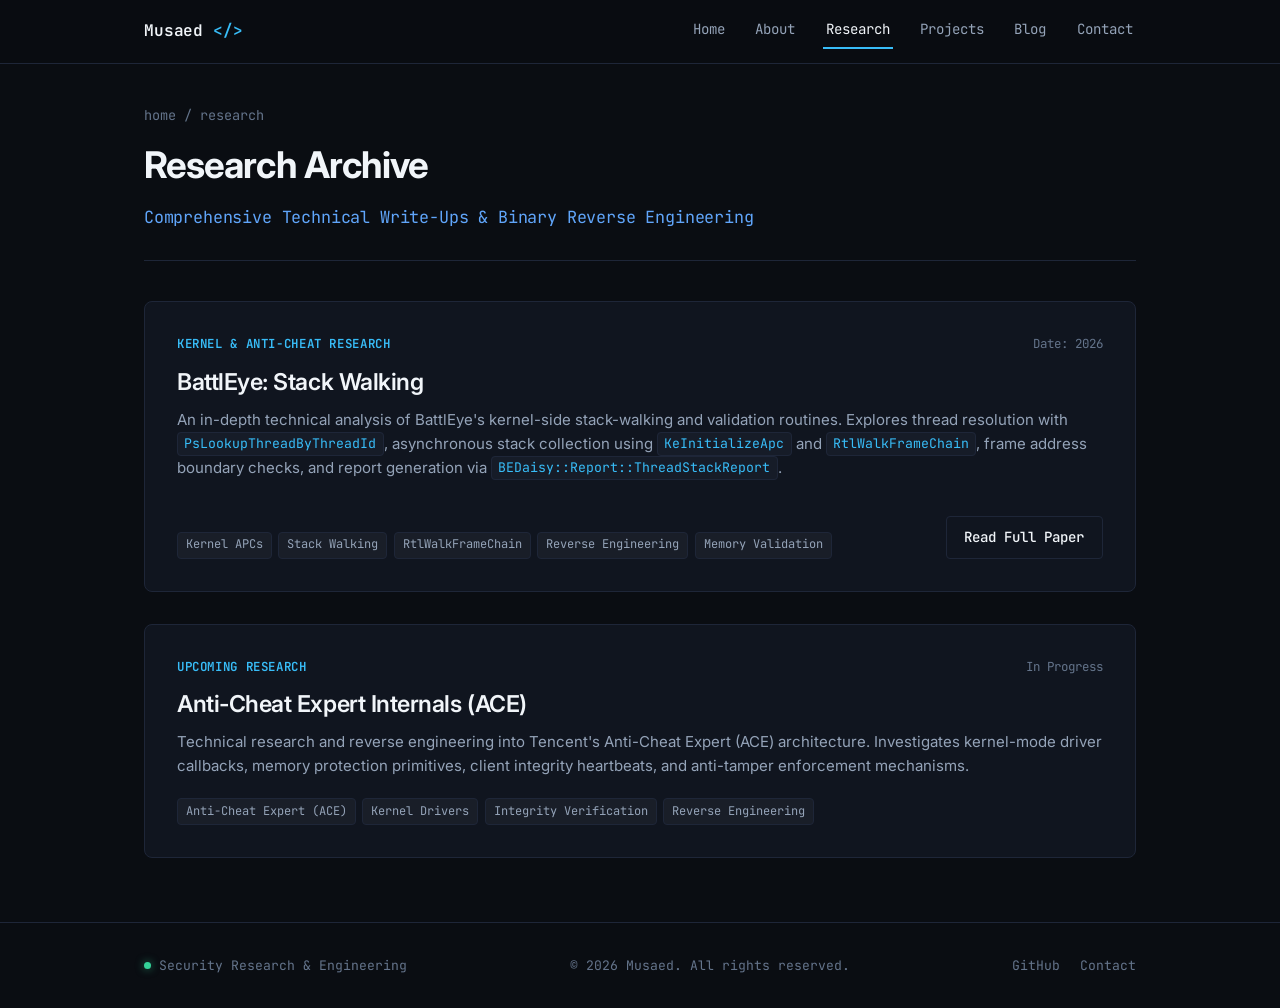
<file: research.html>
<!DOCTYPE html>
<html lang="en">
<head>
  <meta charset="UTF-8">
  <meta name="viewport" content="width=device-width, initial-scale=1.0">
  <title>Research | Musaed &lt;/&gt;</title>
  <meta name="description" content="Reverse engineering write-ups and kernel research.">
  <meta name="theme-color" content="#38bdf8">
  <meta property="og:title" content="Research | Musaed &lt;/&gt;">
  <meta property="og:description" content="Reverse engineering write-ups and kernel research.">
  <link rel="icon" type="image/svg+xml" href="assets/favicon.svg">
  <link rel="preconnect" href="https://fonts.googleapis.com">
  <link rel="preconnect" href="https://fonts.gstatic.com" crossorigin>
  <link href="https://fonts.googleapis.com/css2?family=Inter:wght@400;500;600;700&family=JetBrains+Mono:wght@400;500;600;700&display=swap" rel="stylesheet">
  <link rel="stylesheet" href="css/style.css">
</head>
<body>

  <header class="site-header">
    <div class="container nav-container">
      <a href="index.html" class="brand-link" aria-label="Musaed Home">
        Musaed <span class="brand-prefix">&lt;/&gt;</span>
      </a>
      <button class="nav-toggle" aria-label="Toggle navigation menu" aria-expanded="false">
        <svg width="20" height="20" viewBox="0 0 24 24" fill="none" stroke="currentColor" stroke-width="2">
          <line x1="3" y1="12" x2="21" y2="12"></line>
          <line x1="3" y1="6" x2="21" y2="6"></line>
          <line x1="3" y1="18" x2="21" y2="18"></line>
        </svg>
      </button>
      <nav>
        <ul class="nav-links">
          <li><a href="index.html" class="nav-link">Home</a></li>
          <li><a href="about.html" class="nav-link">About</a></li>
          <li><a href="research.html" class="nav-link active">Research</a></li>
          <li><a href="projects.html" class="nav-link">Projects</a></li>
          <li><a href="blog.html" class="nav-link">Blog</a></li>
          <li><a href="contact.html" class="nav-link">Contact</a></li>
        </ul>
      </nav>
    </div>
  </header>

  <main>
    <div class="container">
      
      <div class="article-header">
        <div class="article-breadcrumbs">
          <a href="index.html">home</a> / <span>research</span>
        </div>
        <h1 class="article-title">Research Archive</h1>
        <p class="hero-tagline" style="margin-bottom: 0;">Comprehensive Technical Write-Ups &amp; Binary Reverse Engineering</p>
      </div>

      <!-- Research Listings -->
      <div style="display: flex; flex-direction: column; gap: 2rem; margin-top: 2rem;">
        
        <!-- Research Paper 1 -->
        <article class="card" style="padding: 2rem;">
          <div class="card-meta">
            <span class="card-category">Kernel &amp; Anti-Cheat Research</span>
            <span>Date: 2026</span>
          </div>
          <h2 class="card-title" style="font-size: 1.45rem;">
            <a href="research/battleye-internals.html">BattlEye: Stack Walking</a>
          </h2>
          <p class="card-desc">
            An in-depth technical analysis of BattlEye's kernel-side stack-walking and validation routines. Explores thread resolution with <code>PsLookupThreadByThreadId</code>,
            asynchronous stack collection using <code>KeInitializeApc</code> and <code>RtlWalkFrameChain</code>, frame address boundary checks, and report generation via <code>BEDaisy::Report::ThreadStackReport</code>.
          </p>
          <div style="display: flex; justify-content: space-between; align-items: center; flex-wrap: wrap; gap: 1rem; margin-top: 1rem;">
            <div class="card-tags">
              <span class="tag">Kernel APCs</span>
              <span class="tag">Stack Walking</span>
              <span class="tag">RtlWalkFrameChain</span>
              <span class="tag">Reverse Engineering</span>
              <span class="tag">Memory Validation</span>
            </div>
            <a href="research/battleye-internals.html" class="btn btn-secondary">
              <span>Read Full Paper</span>
            </a>
          </div>
        </article>

        <!-- Upcoming Research -->
        <article class="card" style="padding: 2rem; border-color: var(--border-subtle);">
          <div class="card-meta">
            <span class="card-category" style="color: var(--accent-cyan);">Upcoming Research</span>
            <span>In Progress</span>
          </div>
          <h2 class="card-title" style="font-size: 1.45rem;">
            Anti-Cheat Expert Internals (ACE)
          </h2>
          <p class="card-desc">
            Technical research and reverse engineering into Tencent's Anti-Cheat Expert (ACE) architecture. Investigates kernel-mode driver callbacks, memory protection primitives, client integrity heartbeats, and anti-tamper enforcement mechanisms.
          </p>
          <div class="card-tags">
            <span class="tag">Anti-Cheat Expert (ACE)</span>
            <span class="tag">Kernel Drivers</span>
            <span class="tag">Integrity Verification</span>
            <span class="tag">Reverse Engineering</span>
          </div>
        </article>

      </div>

    </div>
  </main>

  <footer class="site-footer">
    <div class="container footer-content">
      <div class="footer-status">
        <span class="hero-status-dot"></span>
        <span>Security Research &amp; Engineering</span>
      </div>
      <div>&copy; 2026 Musaed. All rights reserved.</div>
      <div class="footer-links">
        <a href="https://github.com/xidenlz" target="_blank" rel="noopener noreferrer">GitHub</a>
        <a href="contact.html">Contact</a>
      </div>
    </div>
  </footer>

  <script src="js/main.js"></script>
</body>
</html>
</file>
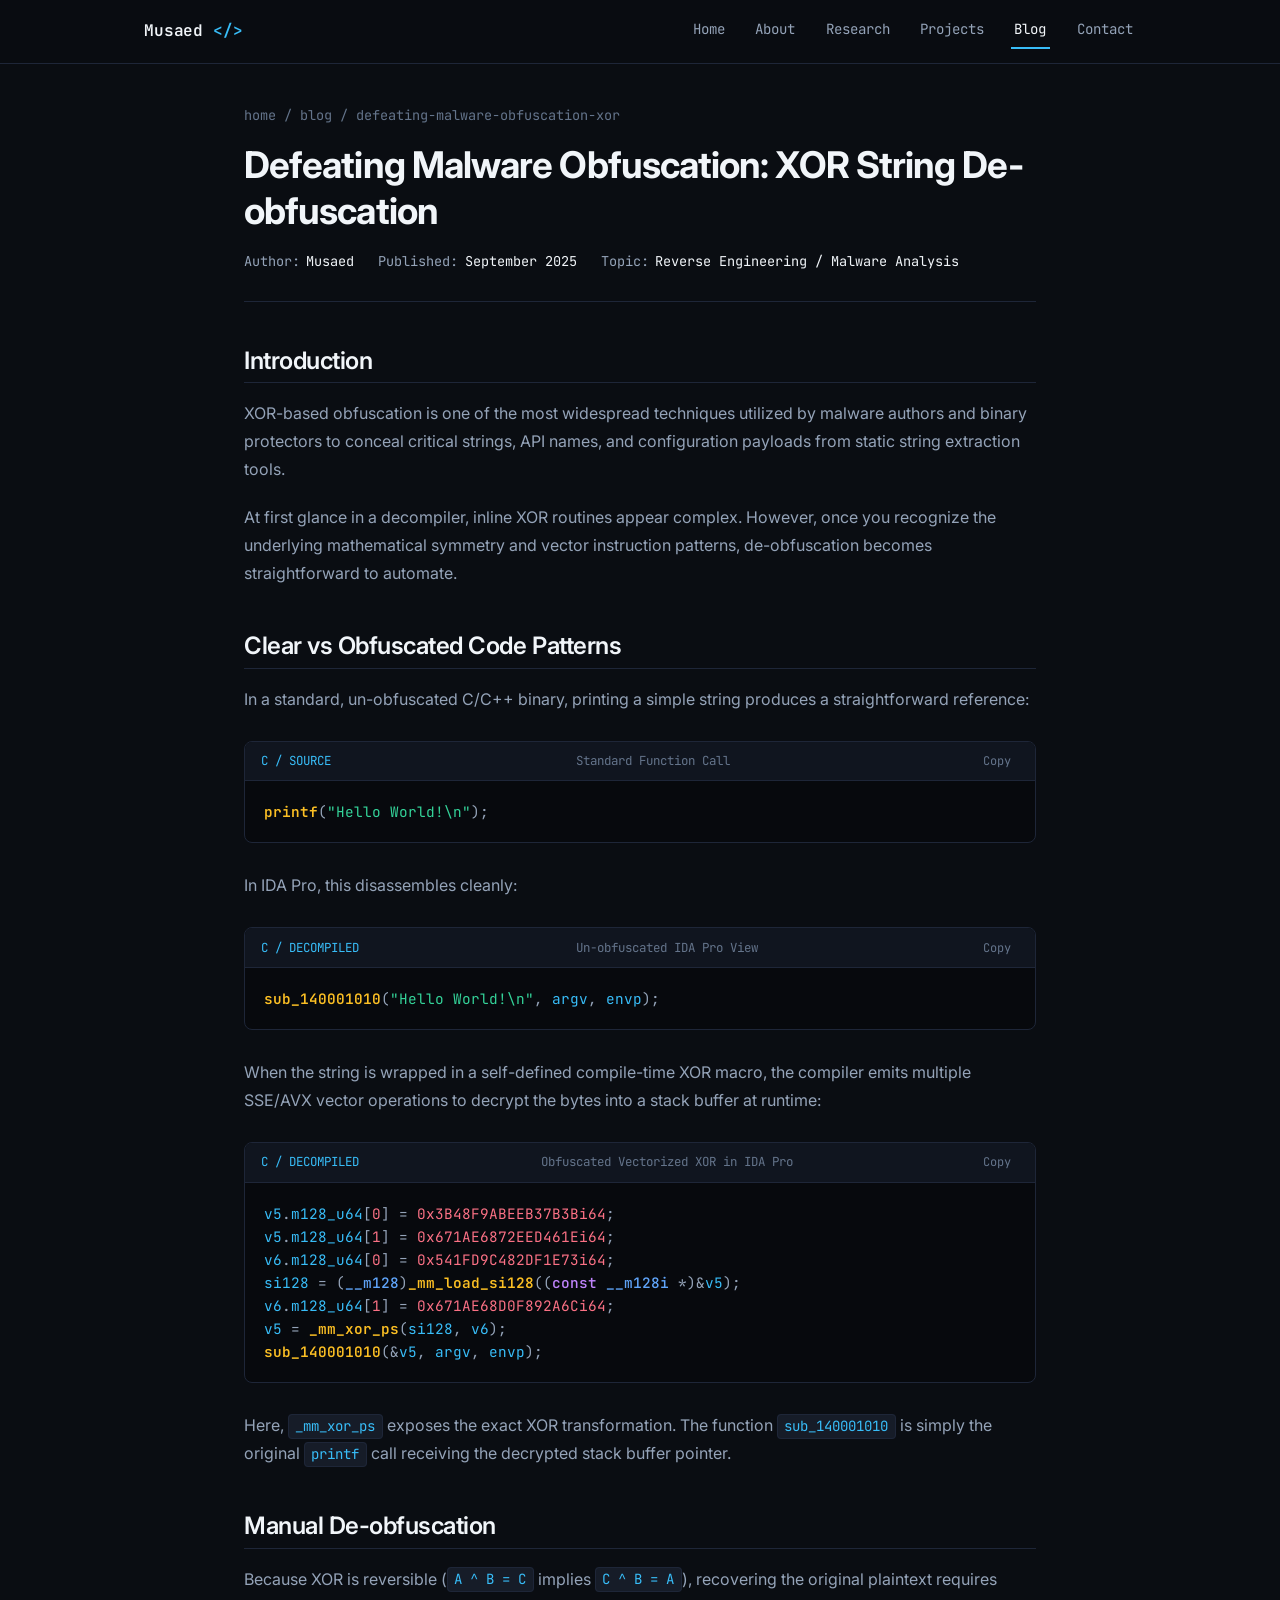
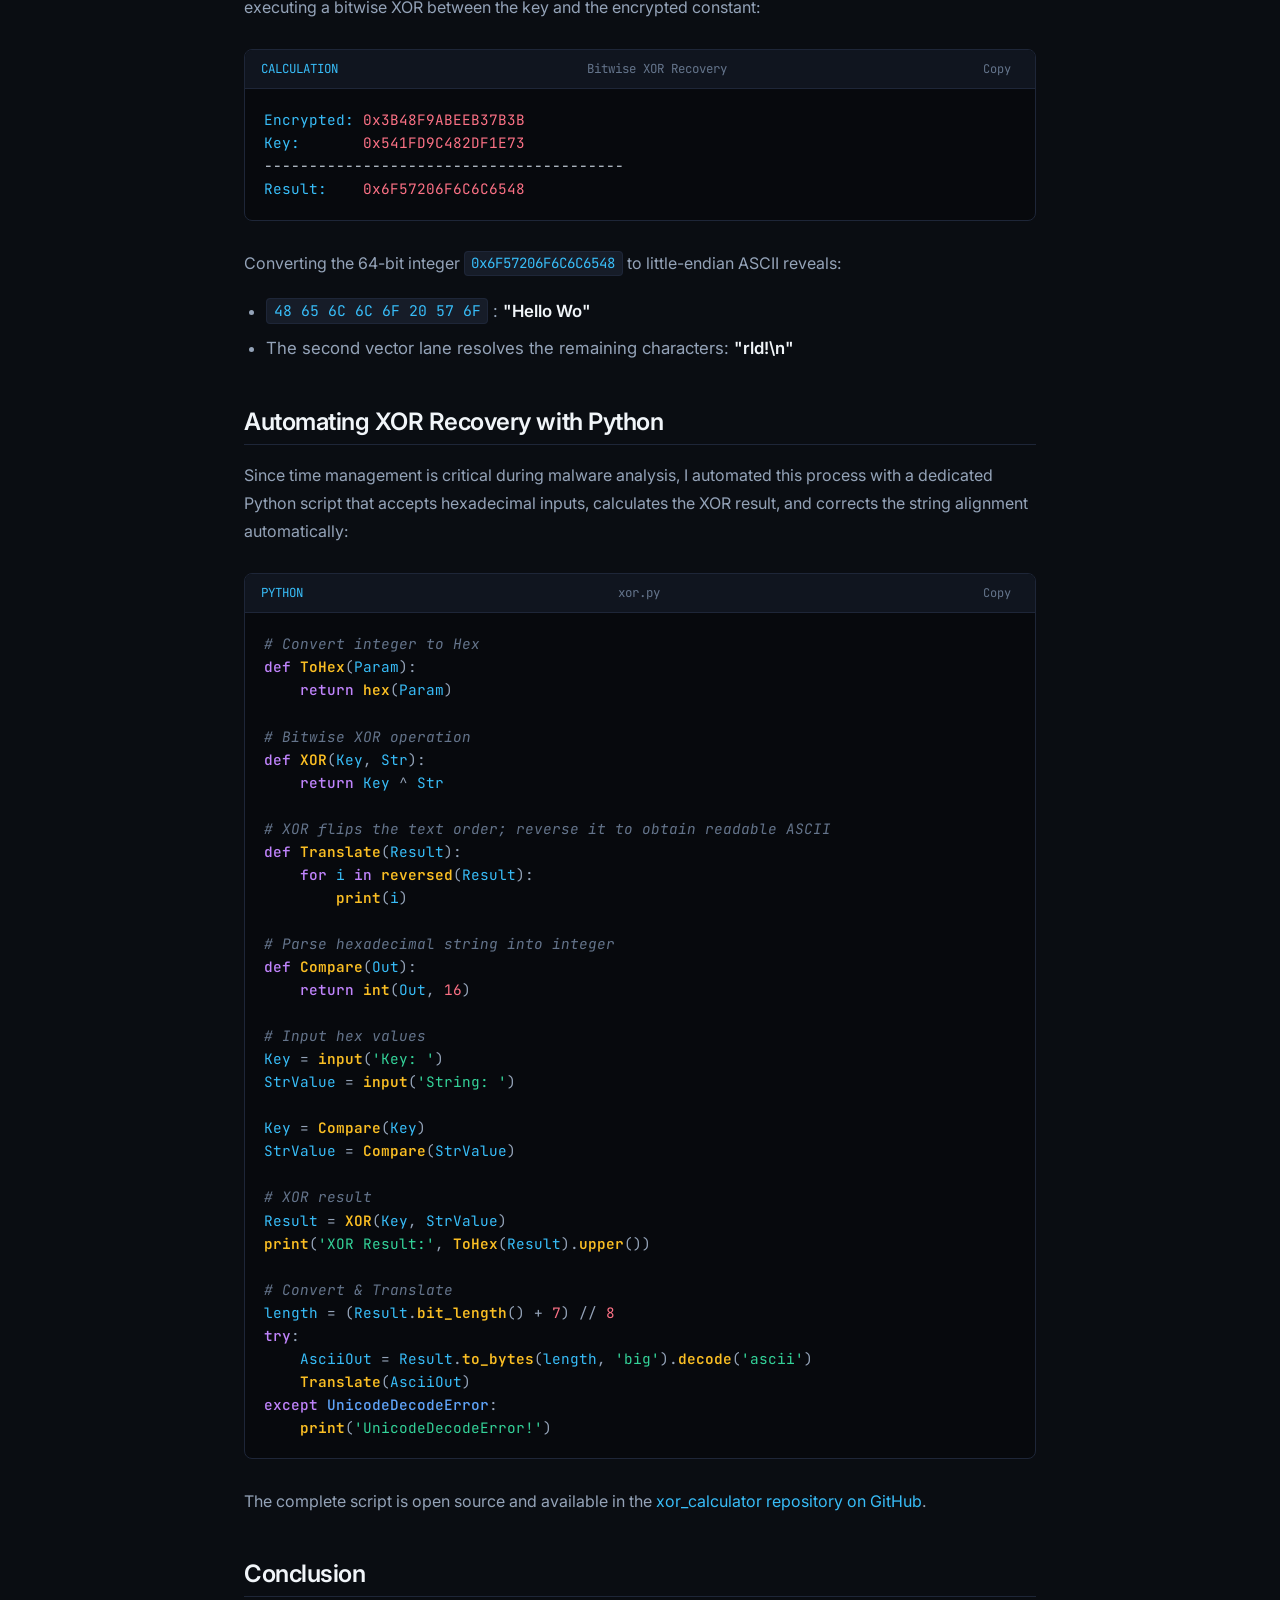
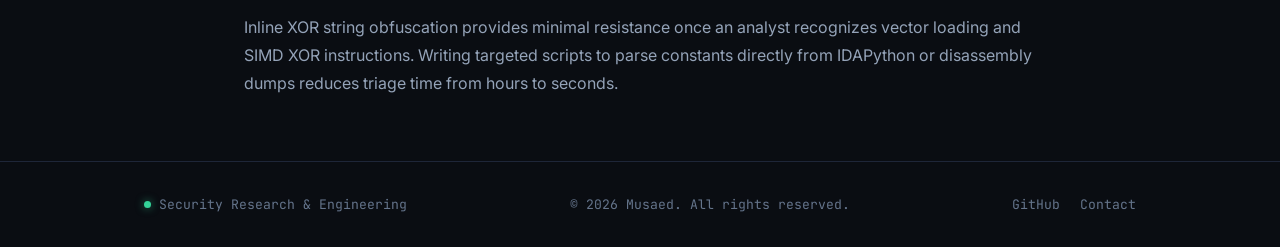
<file: blog/defeating-malware-obfuscation-xor.html>
<!DOCTYPE html>
<html lang="en">
<head>
  <meta charset="UTF-8">
  <meta name="viewport" content="width=device-width, initial-scale=1.0">
  <title>Defeating Malware Obfuscation: XOR | Musaed &lt;/&gt;</title>
  <meta name="description" content="Reversing vectorized XOR string obfuscation with IDA Pro and Python.">
  <meta name="theme-color" content="#38bdf8">
  <meta property="og:title" content="Defeating Malware Obfuscation: XOR | Musaed &lt;/&gt;">
  <meta property="og:description" content="Reversing vectorized XOR string obfuscation with IDA Pro and Python.">
  <link rel="icon" type="image/svg+xml" href="../assets/favicon.svg">
  <link rel="preconnect" href="https://fonts.googleapis.com">
  <link rel="preconnect" href="https://fonts.gstatic.com" crossorigin>
  <link href="https://fonts.googleapis.com/css2?family=Inter:wght@400;500;600;700&family=JetBrains+Mono:wght@400;500;600;700&display=swap" rel="stylesheet">
  <link rel="stylesheet" href="../css/style.css">
</head>
<body>

  <header class="site-header">
    <div class="container nav-container">
      <a href="../index.html" class="brand-link" aria-label="Musaed Home">
        Musaed <span class="brand-prefix">&lt;/&gt;</span>
      </a>
      <button class="nav-toggle" aria-label="Toggle navigation menu" aria-expanded="false">
        <svg width="20" height="20" viewBox="0 0 24 24" fill="none" stroke="currentColor" stroke-width="2">
          <line x1="3" y1="12" x2="21" y2="12"></line>
          <line x1="3" y1="6" x2="21" y2="6"></line>
          <line x1="3" y1="18" x2="21" y2="18"></line>
        </svg>
      </button>
      <nav>
        <ul class="nav-links">
          <li><a href="../index.html" class="nav-link">Home</a></li>
          <li><a href="../about.html" class="nav-link">About</a></li>
          <li><a href="../research.html" class="nav-link">Research</a></li>
          <li><a href="../projects.html" class="nav-link">Projects</a></li>
          <li><a href="../blog.html" class="nav-link active">Blog</a></li>
          <li><a href="../contact.html" class="nav-link">Contact</a></li>
        </ul>
      </nav>
    </div>
  </header>

  <main>
    <div class="container article-container">
      
      <div class="article-header">
        <div class="article-breadcrumbs">
          <a href="../index.html">home</a> / <a href="../blog.html">blog</a> / <span>defeating-malware-obfuscation-xor</span>
        </div>
        <h1 class="article-title">Defeating Malware Obfuscation: XOR String De-obfuscation</h1>
        <div class="article-meta">
          <div class="article-meta-item">
            <span class="article-meta-label">Author:</span>
            <span class="article-meta-value">Musaed</span>
          </div>
          <div class="article-meta-item">
            <span class="article-meta-label">Published:</span>
            <span class="article-meta-value">September 2025</span>
          </div>
          <div class="article-meta-item">
            <span class="article-meta-label">Topic:</span>
            <span class="article-meta-value">Reverse Engineering / Malware Analysis</span>
          </div>
        </div>
      </div>

      <div class="article-content">
        
        <h2>Introduction</h2>
        <p>
          XOR-based obfuscation is one of the most widespread techniques utilized by malware authors and binary protectors to conceal critical strings, API names, and configuration payloads from static string extraction tools.
        </p>
        <p>
          At first glance in a decompiler, inline XOR routines appear complex. However, once you recognize the underlying mathematical symmetry and vector instruction patterns, de-obfuscation becomes straightforward to automate.
        </p>

        <h2>Clear vs Obfuscated Code Patterns</h2>
        <p>
          In a standard, un-obfuscated C/C++ binary, printing a simple string produces a straightforward reference:
        </p>

        <div class="code-block">
          <div class="code-header">
            <span class="code-lang">C / Source</span>
            <span>Standard Function Call</span>
          </div>
          <pre><code><span class="syn-fn">printf</span><span class="syn-op">(</span><span class="syn-str">"Hello World!\n"</span><span class="syn-op">);</span></code></pre>
        </div>

        <p>
          In IDA Pro, this disassembles cleanly:
        </p>

        <div class="code-block">
          <div class="code-header">
            <span class="code-lang">C / Decompiled</span>
            <span>Un-obfuscated IDA Pro View</span>
          </div>
          <pre><code><span class="syn-fn">sub_140001010</span><span class="syn-op">(</span><span class="syn-str">"Hello World!\n"</span><span class="syn-op">,</span> <span class="syn-var">argv</span><span class="syn-op">,</span> <span class="syn-var">envp</span><span class="syn-op">);</span></code></pre>
        </div>

        <p>
          When the string is wrapped in a self-defined compile-time XOR macro, the compiler emits multiple SSE/AVX vector operations to decrypt the bytes into a stack buffer at runtime:
        </p>

        <div class="code-block">
          <div class="code-header">
            <span class="code-lang">C / Decompiled</span>
            <span>Obfuscated Vectorized XOR in IDA Pro</span>
          </div>
          <pre><code><span class="syn-var">v5</span><span class="syn-op">.</span><span class="syn-var">m128_u64</span><span class="syn-op">[</span><span class="syn-num">0</span><span class="syn-op">]</span> <span class="syn-op">=</span> <span class="syn-num">0x3B48F9ABEEB37B3Bi64</span><span class="syn-op">;</span> 
<span class="syn-var">v5</span><span class="syn-op">.</span><span class="syn-var">m128_u64</span><span class="syn-op">[</span><span class="syn-num">1</span><span class="syn-op">]</span> <span class="syn-op">=</span> <span class="syn-num">0x671AE6872EED461Ei64</span><span class="syn-op">;</span> 
<span class="syn-var">v6</span><span class="syn-op">.</span><span class="syn-var">m128_u64</span><span class="syn-op">[</span><span class="syn-num">0</span><span class="syn-op">]</span> <span class="syn-op">=</span> <span class="syn-num">0x541FD9C482DF1E73i64</span><span class="syn-op">;</span> 
<span class="syn-var">si128</span> <span class="syn-op">=</span> <span class="syn-op">(</span><span class="syn-type">__m128</span><span class="syn-op">)</span><span class="syn-fn">_mm_load_si128</span><span class="syn-op">((</span><span class="syn-kwd">const</span> <span class="syn-type">__m128i</span> <span class="syn-op">*)&amp;</span><span class="syn-var">v5</span><span class="syn-op">);</span> 
<span class="syn-var">v6</span><span class="syn-op">.</span><span class="syn-var">m128_u64</span><span class="syn-op">[</span><span class="syn-num">1</span><span class="syn-op">]</span> <span class="syn-op">=</span> <span class="syn-num">0x671AE68D0F892A6Ci64</span><span class="syn-op">;</span> 
<span class="syn-var">v5</span> <span class="syn-op">=</span> <span class="syn-fn">_mm_xor_ps</span><span class="syn-op">(</span><span class="syn-var">si128</span><span class="syn-op">,</span> <span class="syn-var">v6</span><span class="syn-op">);</span> 
<span class="syn-fn">sub_140001010</span><span class="syn-op">(&amp;</span><span class="syn-var">v5</span><span class="syn-op">,</span> <span class="syn-var">argv</span><span class="syn-op">,</span> <span class="syn-var">envp</span><span class="syn-op">);</span></code></pre>
        </div>

        <p>
          Here, <code>_mm_xor_ps</code> exposes the exact XOR transformation. The function <code>sub_140001010</code> is simply the original <code>printf</code> call receiving the decrypted stack buffer pointer.
        </p>

        <h2>Manual De-obfuscation</h2>
        <p>
          Because XOR is reversible (<code>A ^ B = C</code> implies <code>C ^ B = A</code>), recovering the original plaintext requires executing a bitwise XOR between the key and the encrypted constant:
        </p>

        <div class="code-block">
          <div class="code-header">
            <span class="code-lang">Calculation</span>
            <span>Bitwise XOR Recovery</span>
          </div>
          <pre><code><span class="syn-var">Encrypted:</span> <span class="syn-num">0x3B48F9ABEEB37B3B</span>
<span class="syn-var">Key:</span>       <span class="syn-num">0x541FD9C482DF1E73</span>
----------------------------------------
<span class="syn-var">Result:</span>    <span class="syn-num">0x6F57206F6C6C6548</span></code></pre>
        </div>

        <p>
          Converting the 64-bit integer <code>0x6F57206F6C6C6548</code> to little-endian ASCII reveals:
        </p>
        <ul>
          <li><code>48 65 6C 6C 6F 20 57 6F</code> : <strong>"Hello Wo"</strong></li>
          <li>The second vector lane resolves the remaining characters: <strong>"rld!\n"</strong></li>
        </ul>

        <h2>Automating XOR Recovery with Python</h2>
        <p>
          Since time management is critical during malware analysis, I automated this process with a dedicated Python script that accepts hexadecimal inputs, calculates the XOR result, and corrects the string alignment automatically:
        </p>

        <div class="code-block">
          <div class="code-header">
            <span class="code-lang">Python</span>
            <span>xor.py</span>
          </div>
          <pre><code><span class="syn-com"># Convert integer to Hex</span>
<span class="syn-kwd">def</span> <span class="syn-fn">ToHex</span><span class="syn-op">(</span><span class="syn-var">Param</span><span class="syn-op">):</span>
    <span class="syn-kwd">return</span> <span class="syn-fn">hex</span><span class="syn-op">(</span><span class="syn-var">Param</span><span class="syn-op">)</span>

<span class="syn-com"># Bitwise XOR operation</span>
<span class="syn-kwd">def</span> <span class="syn-fn">XOR</span><span class="syn-op">(</span><span class="syn-var">Key</span><span class="syn-op">,</span> <span class="syn-var">Str</span><span class="syn-op">):</span>
    <span class="syn-kwd">return</span> <span class="syn-var">Key</span> <span class="syn-op">^</span> <span class="syn-var">Str</span>

<span class="syn-com"># XOR flips the text order; reverse it to obtain readable ASCII</span>
<span class="syn-kwd">def</span> <span class="syn-fn">Translate</span><span class="syn-op">(</span><span class="syn-var">Result</span><span class="syn-op">):</span>
    <span class="syn-kwd">for</span> <span class="syn-var">i</span> <span class="syn-kwd">in</span> <span class="syn-fn">reversed</span><span class="syn-op">(</span><span class="syn-var">Result</span><span class="syn-op">):</span>
        <span class="syn-fn">print</span><span class="syn-op">(</span><span class="syn-var">i</span><span class="syn-op">)</span>

<span class="syn-com"># Parse hexadecimal string into integer</span>
<span class="syn-kwd">def</span> <span class="syn-fn">Compare</span><span class="syn-op">(</span><span class="syn-var">Out</span><span class="syn-op">):</span>
    <span class="syn-kwd">return</span> <span class="syn-fn">int</span><span class="syn-op">(</span><span class="syn-var">Out</span><span class="syn-op">,</span> <span class="syn-num">16</span><span class="syn-op">)</span>

<span class="syn-com"># Input hex values</span>
<span class="syn-var">Key</span> <span class="syn-op">=</span> <span class="syn-fn">input</span><span class="syn-op">(</span><span class="syn-str">'Key: '</span><span class="syn-op">)</span>
<span class="syn-var">StrValue</span> <span class="syn-op">=</span> <span class="syn-fn">input</span><span class="syn-op">(</span><span class="syn-str">'String: '</span><span class="syn-op">)</span>

<span class="syn-var">Key</span> <span class="syn-op">=</span> <span class="syn-fn">Compare</span><span class="syn-op">(</span><span class="syn-var">Key</span><span class="syn-op">)</span>
<span class="syn-var">StrValue</span> <span class="syn-op">=</span> <span class="syn-fn">Compare</span><span class="syn-op">(</span><span class="syn-var">StrValue</span><span class="syn-op">)</span>

<span class="syn-com"># XOR result</span>
<span class="syn-var">Result</span> <span class="syn-op">=</span> <span class="syn-fn">XOR</span><span class="syn-op">(</span><span class="syn-var">Key</span><span class="syn-op">,</span> <span class="syn-var">StrValue</span><span class="syn-op">)</span>
<span class="syn-fn">print</span><span class="syn-op">(</span><span class="syn-str">'XOR Result:'</span><span class="syn-op">,</span> <span class="syn-fn">ToHex</span><span class="syn-op">(</span><span class="syn-var">Result</span><span class="syn-op">).</span><span class="syn-fn">upper</span><span class="syn-op">())</span>

<span class="syn-com"># Convert &amp; Translate</span>
<span class="syn-var">length</span> <span class="syn-op">=</span> <span class="syn-op">(</span><span class="syn-var">Result</span><span class="syn-op">.</span><span class="syn-fn">bit_length</span><span class="syn-op">()</span> <span class="syn-op">+</span> <span class="syn-num">7</span><span class="syn-op">)</span> <span class="syn-op">//</span> <span class="syn-num">8</span>
<span class="syn-kwd">try</span><span class="syn-op">:</span>
    <span class="syn-var">AsciiOut</span> <span class="syn-op">=</span> <span class="syn-var">Result</span><span class="syn-op">.</span><span class="syn-fn">to_bytes</span><span class="syn-op">(</span><span class="syn-var">length</span><span class="syn-op">,</span> <span class="syn-str">'big'</span><span class="syn-op">).</span><span class="syn-fn">decode</span><span class="syn-op">(</span><span class="syn-str">'ascii'</span><span class="syn-op">)</span>
    <span class="syn-fn">Translate</span><span class="syn-op">(</span><span class="syn-var">AsciiOut</span><span class="syn-op">)</span>
<span class="syn-kwd">except</span> <span class="syn-type">UnicodeDecodeError</span><span class="syn-op">:</span>
    <span class="syn-fn">print</span><span class="syn-op">(</span><span class="syn-str">'UnicodeDecodeError!'</span><span class="syn-op">)</span></code></pre>
        </div>

        <p>
          The complete script is open source and available in the <a href="https://github.com/xidenlz/xor_calculator/blob/main/xor/Py/xor.py" target="_blank" rel="noopener noreferrer">xor_calculator repository on GitHub</a>.
        </p>

        <h2>Conclusion</h2>
        <p>
          Inline XOR string obfuscation provides minimal resistance once an analyst recognizes vector loading and SIMD XOR instructions. Writing targeted scripts to parse constants directly from IDAPython or disassembly dumps reduces triage time from hours to seconds.
        </p>

      </div>

    </div>
  </main>

  <footer class="site-footer">
    <div class="container footer-content">
      <div class="footer-status">
        <span class="hero-status-dot"></span>
        <span>Security Research &amp; Engineering</span>
      </div>
      <div>&copy; 2026 Musaed. All rights reserved.</div>
      <div class="footer-links">
        <a href="https://github.com/xidenlz" target="_blank" rel="noopener noreferrer">GitHub</a>
        <a href="../contact.html">Contact</a>
      </div>
    </div>
  </footer>

  <script src="../js/main.js"></script>
</body>
</html>
</file>
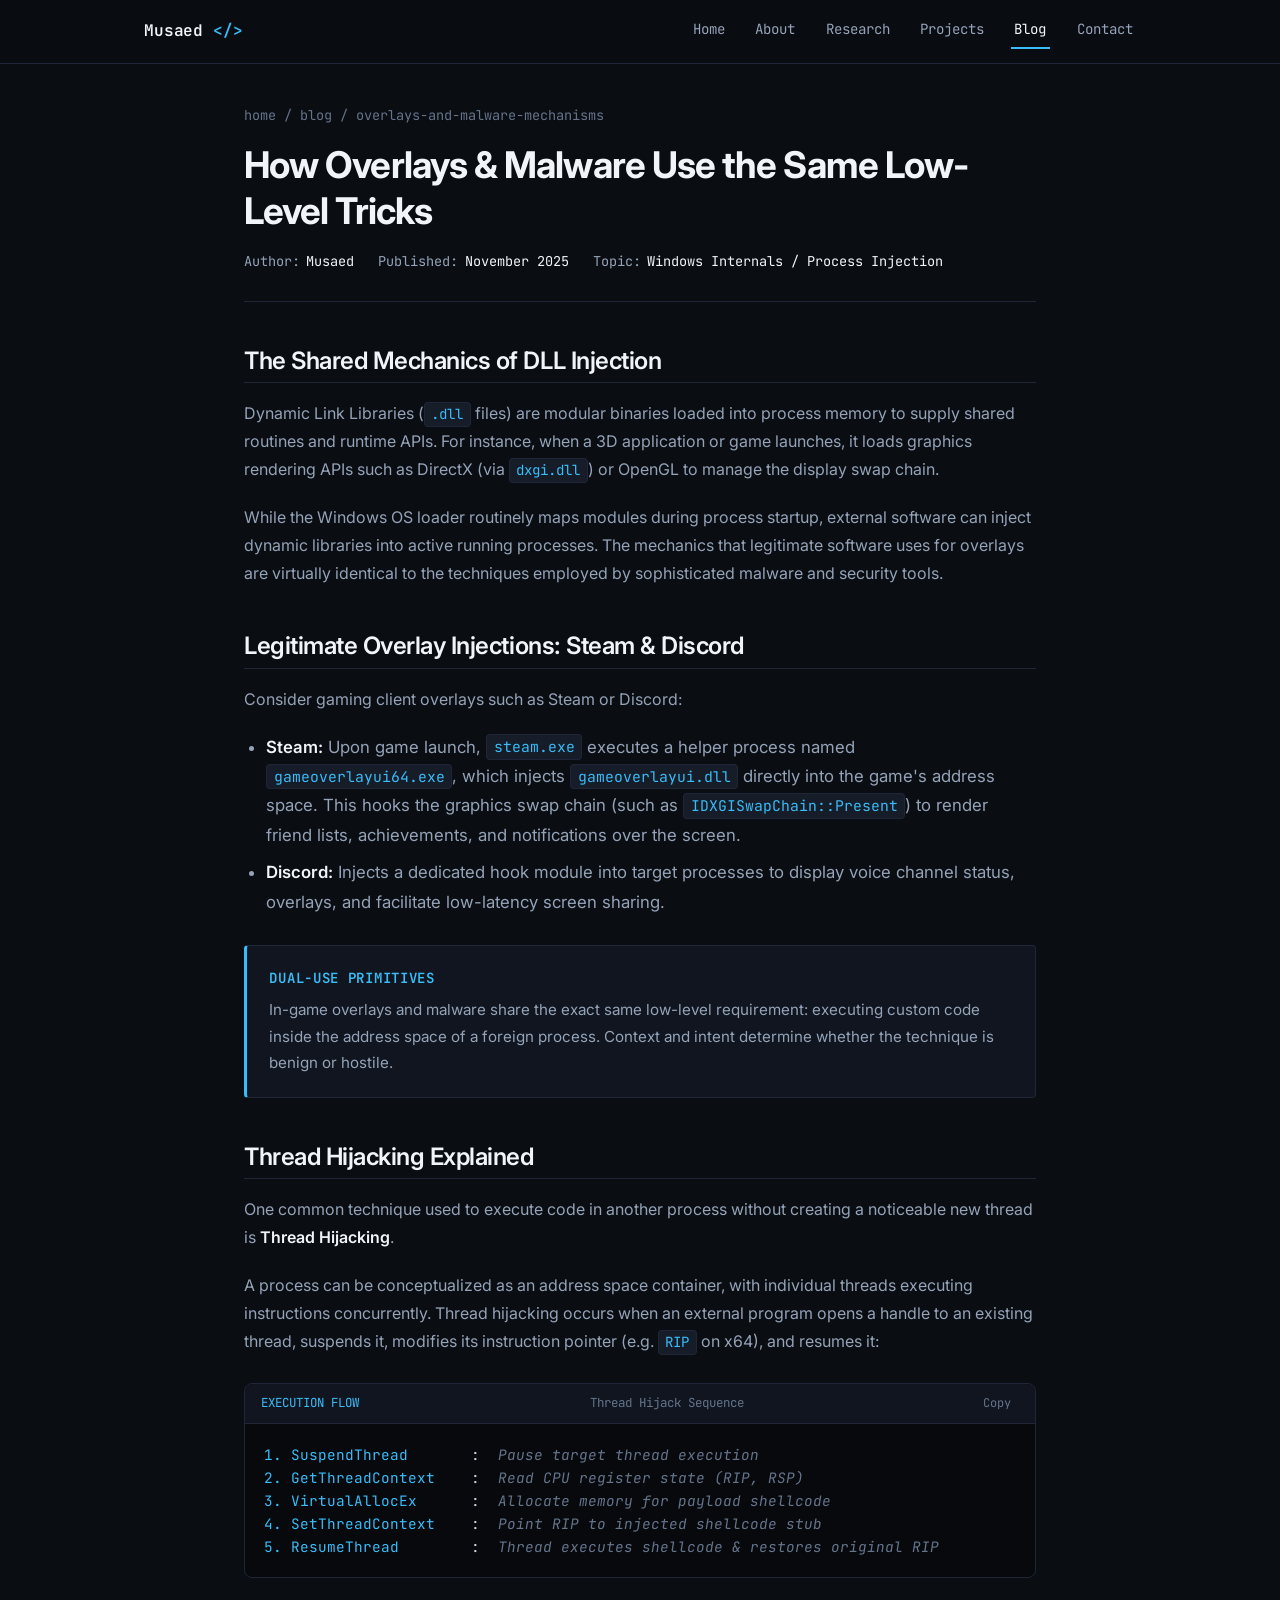
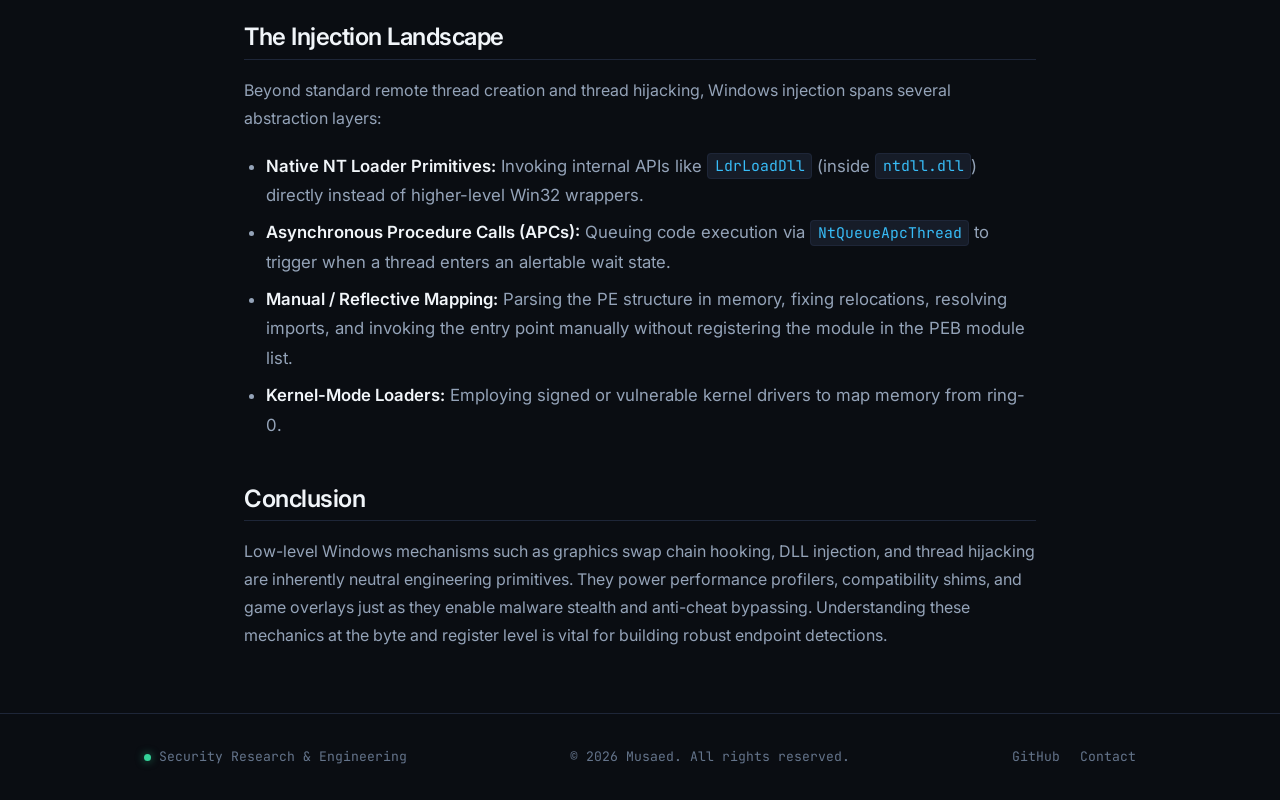
<file: blog/overlays-and-malware-injection-mechanisms.html>
<!DOCTYPE html>
<html lang="en">
<head>
  <meta charset="UTF-8">
  <meta name="viewport" content="width=device-width, initial-scale=1.0">
  <title>Overlays &amp; Malware Injection Mechanisms | Musaed &lt;/&gt;</title>
  <meta name="description" content="Analyzing shared injection mechanics between game overlays and malware.">
  <meta name="theme-color" content="#38bdf8">
  <meta property="og:title" content="Overlays &amp; Malware Injection Mechanisms | Musaed &lt;/&gt;">
  <meta property="og:description" content="Analyzing shared injection mechanics between game overlays and malware.">
  <link rel="icon" type="image/svg+xml" href="../assets/favicon.svg">
  <link rel="preconnect" href="https://fonts.googleapis.com">
  <link rel="preconnect" href="https://fonts.gstatic.com" crossorigin>
  <link href="https://fonts.googleapis.com/css2?family=Inter:wght@400;500;600;700&family=JetBrains+Mono:wght@400;500;600;700&display=swap" rel="stylesheet">
  <link rel="stylesheet" href="../css/style.css">
</head>
<body>

  <header class="site-header">
    <div class="container nav-container">
      <a href="../index.html" class="brand-link" aria-label="Musaed Home">
        Musaed <span class="brand-prefix">&lt;/&gt;</span>
      </a>
      <button class="nav-toggle" aria-label="Toggle navigation menu" aria-expanded="false">
        <svg width="20" height="20" viewBox="0 0 24 24" fill="none" stroke="currentColor" stroke-width="2">
          <line x1="3" y1="12" x2="21" y2="12"></line>
          <line x1="3" y1="6" x2="21" y2="6"></line>
          <line x1="3" y1="18" x2="21" y2="18"></line>
        </svg>
      </button>
      <nav>
        <ul class="nav-links">
          <li><a href="../index.html" class="nav-link">Home</a></li>
          <li><a href="../about.html" class="nav-link">About</a></li>
          <li><a href="../research.html" class="nav-link">Research</a></li>
          <li><a href="../projects.html" class="nav-link">Projects</a></li>
          <li><a href="../blog.html" class="nav-link active">Blog</a></li>
          <li><a href="../contact.html" class="nav-link">Contact</a></li>
        </ul>
      </nav>
    </div>
  </header>

  <main>
    <div class="container article-container">
      
      <div class="article-header">
        <div class="article-breadcrumbs">
          <a href="../index.html">home</a> / <a href="../blog.html">blog</a> / <span>overlays-and-malware-mechanisms</span>
        </div>
        <h1 class="article-title">How Overlays &amp; Malware Use the Same Low-Level Tricks</h1>
        <div class="article-meta">
          <div class="article-meta-item">
            <span class="article-meta-label">Author:</span>
            <span class="article-meta-value">Musaed</span>
          </div>
          <div class="article-meta-item">
            <span class="article-meta-label">Published:</span>
            <span class="article-meta-value">November 2025</span>
          </div>
          <div class="article-meta-item">
            <span class="article-meta-label">Topic:</span>
            <span class="article-meta-value">Windows Internals / Process Injection</span>
          </div>
        </div>
      </div>

      <div class="article-content">
        
        <h2>The Shared Mechanics of DLL Injection</h2>
        <p>
          Dynamic Link Libraries (<code>.dll</code> files) are modular binaries loaded into process memory to supply shared routines and runtime APIs. For instance, when a 3D application or game launches, it loads graphics rendering APIs such as DirectX (via <code>dxgi.dll</code>) or OpenGL to manage the display swap chain.
        </p>
        <p>
          While the Windows OS loader routinely maps modules during process startup, external software can inject dynamic libraries into active running processes. The mechanics that legitimate software uses for overlays are virtually identical to the techniques employed by sophisticated malware and security tools.
        </p>

        <h2>Legitimate Overlay Injections: Steam &amp; Discord</h2>
        <p>
          Consider gaming client overlays such as Steam or Discord:
        </p>
        <ul>
          <li><strong>Steam:</strong> Upon game launch, <code>steam.exe</code> executes a helper process named <code>gameoverlayui64.exe</code>, which injects <code>gameoverlayui.dll</code> directly into the game's address space. This hooks the graphics swap chain (such as <code>IDXGISwapChain::Present</code>) to render friend lists, achievements, and notifications over the screen.</li>
          <li><strong>Discord:</strong> Injects a dedicated hook module into target processes to display voice channel status, overlays, and facilitate low-latency screen sharing.</li>
        </ul>

        <div class="callout">
          <div class="callout-title">Dual-Use Primitives</div>
          <p class="callout-body">
            In-game overlays and malware share the exact same low-level requirement: executing custom code inside the address space of a foreign process. Context and intent determine whether the technique is benign or hostile.
          </p>
        </div>

        <h2>Thread Hijacking Explained</h2>
        <p>
          One common technique used to execute code in another process without creating a noticeable new thread is <strong>Thread Hijacking</strong>.
        </p>
        <p>
          A process can be conceptualized as an address space container, with individual threads executing instructions concurrently. Thread hijacking occurs when an external program opens a handle to an existing thread, suspends it, modifies its instruction pointer (e.g. <code>RIP</code> on x64), and resumes it:
        </p>

        <div class="code-block">
          <div class="code-header">
            <span class="code-lang">Execution Flow</span>
            <span>Thread Hijack Sequence</span>
          </div>
          <pre><code><span class="syn-var">1. SuspendThread</span>       :  <span class="syn-com">Pause target thread execution</span>
<span class="syn-var">2. GetThreadContext</span>    :  <span class="syn-com">Read CPU register state (RIP, RSP)</span>
<span class="syn-var">3. VirtualAllocEx</span>      :  <span class="syn-com">Allocate memory for payload shellcode</span>
<span class="syn-var">4. SetThreadContext</span>    :  <span class="syn-com">Point RIP to injected shellcode stub</span>
<span class="syn-var">5. ResumeThread</span>        :  <span class="syn-com">Thread executes shellcode &amp; restores original RIP</span></code></pre>
        </div>

        <h2>The Injection Landscape</h2>
        <p>
          Beyond standard remote thread creation and thread hijacking, Windows injection spans several abstraction layers:
        </p>
        <ul>
          <li><strong>Native NT Loader Primitives:</strong> Invoking internal APIs like <code>LdrLoadDll</code> (inside <code>ntdll.dll</code>) directly instead of higher-level Win32 wrappers.</li>
          <li><strong>Asynchronous Procedure Calls (APCs):</strong> Queuing code execution via <code>NtQueueApcThread</code> to trigger when a thread enters an alertable wait state.</li>
          <li><strong>Manual / Reflective Mapping:</strong> Parsing the PE structure in memory, fixing relocations, resolving imports, and invoking the entry point manually without registering the module in the PEB module list.</li>
          <li><strong>Kernel-Mode Loaders:</strong> Employing signed or vulnerable kernel drivers to map memory from ring-0.</li>
        </ul>

        <h2>Conclusion</h2>
        <p>
          Low-level Windows mechanisms such as graphics swap chain hooking, DLL injection, and thread hijacking are inherently neutral engineering primitives. They power performance profilers, compatibility shims, and game overlays just as they enable malware stealth and anti-cheat bypassing. Understanding these mechanics at the byte and register level is vital for building robust endpoint detections.
        </p>

      </div>

    </div>
  </main>

  <footer class="site-footer">
    <div class="container footer-content">
      <div class="footer-status">
        <span class="hero-status-dot"></span>
        <span>Security Research &amp; Engineering</span>
      </div>
      <div>&copy; 2026 Musaed. All rights reserved.</div>
      <div class="footer-links">
        <a href="https://github.com/xidenlz" target="_blank" rel="noopener noreferrer">GitHub</a>
        <a href="../contact.html">Contact</a>
      </div>
    </div>
  </footer>

  <script src="../js/main.js"></script>
</body>
</html>
</file>
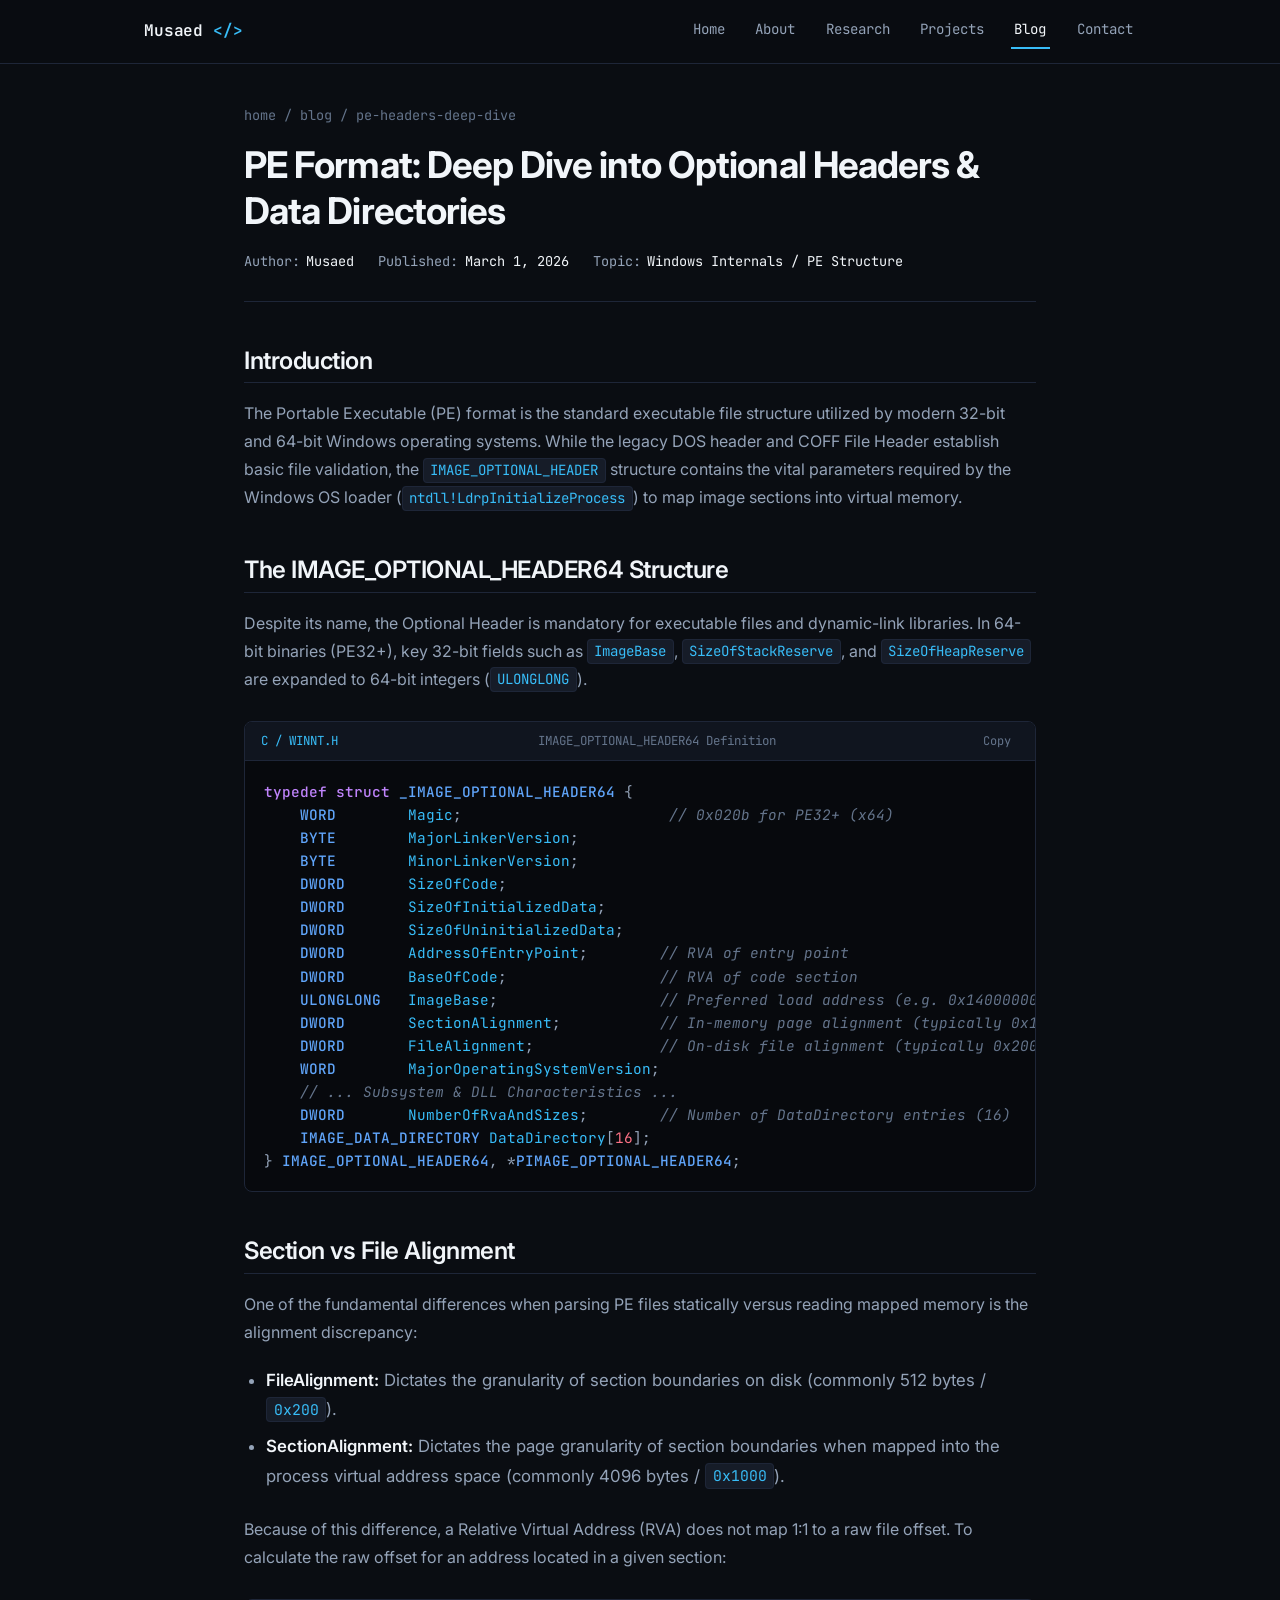
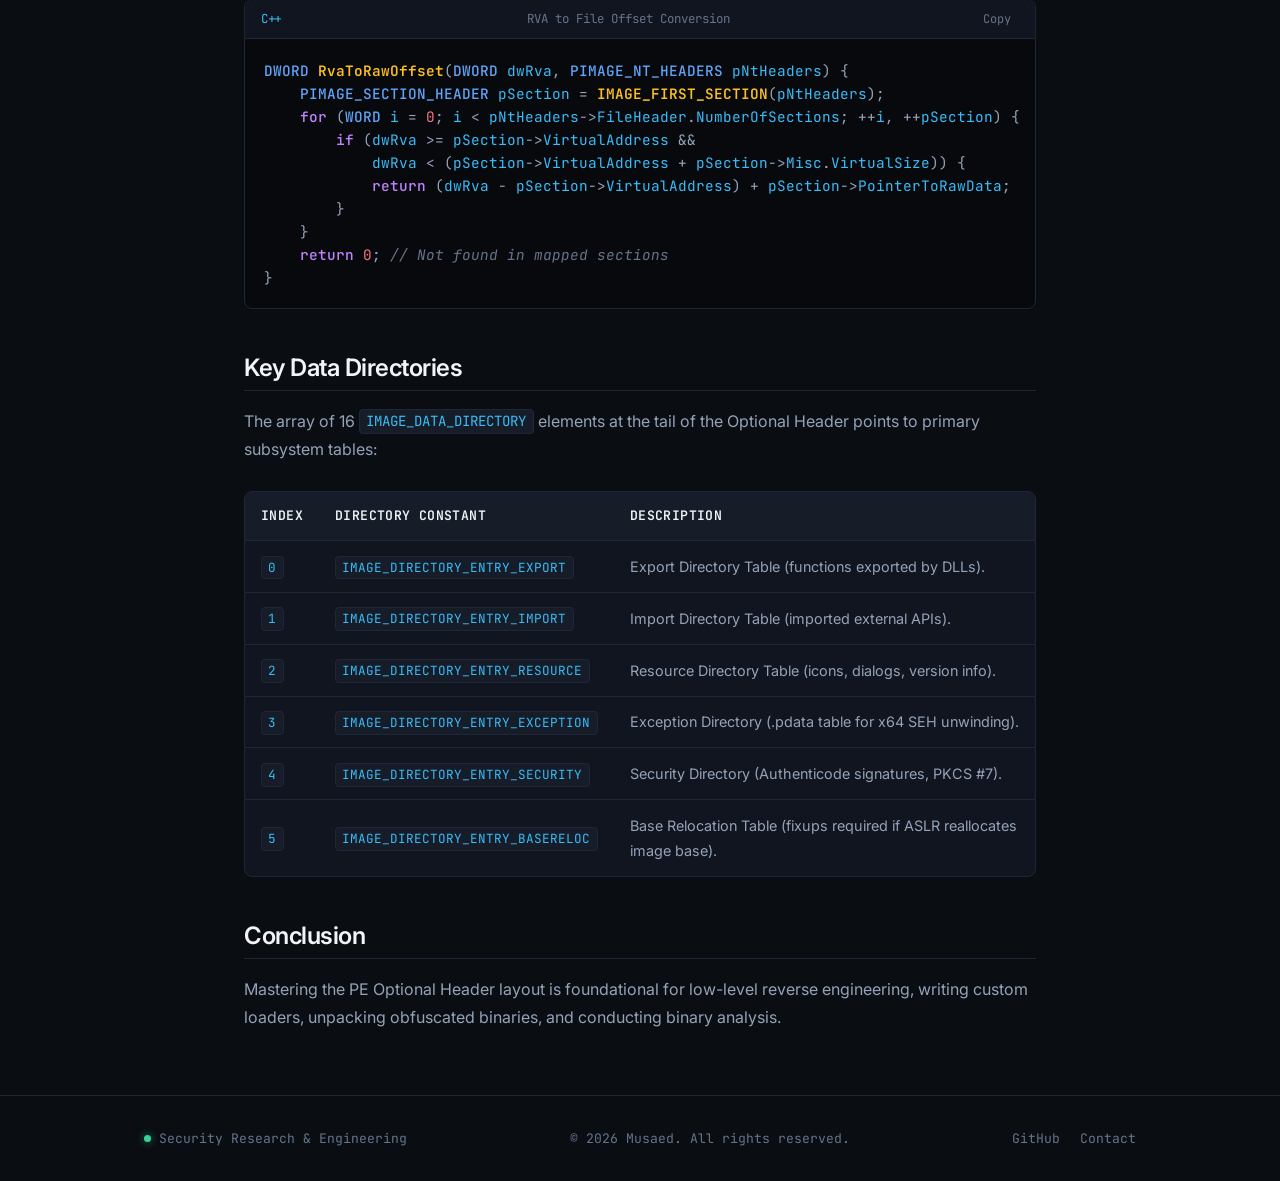
<file: blog/pe-headers-deep-dive.html>
<!DOCTYPE html>
<html lang="en">
<head>
  <meta charset="UTF-8">
  <meta name="viewport" content="width=device-width, initial-scale=1.0">
  <title>PE Headers &amp; Data Directories | Musaed &lt;/&gt;</title>
  <meta name="description" content="Analyzing PE32+ Optional Headers, section alignment, and data directories.">
  <meta name="theme-color" content="#38bdf8">
  <meta property="og:title" content="PE Headers &amp; Data Directories | Musaed &lt;/&gt;">
  <meta property="og:description" content="Analyzing PE32+ Optional Headers, section alignment, and data directories.">
  <link rel="icon" type="image/svg+xml" href="../assets/favicon.svg">
  <link rel="preconnect" href="https://fonts.googleapis.com">
  <link rel="preconnect" href="https://fonts.gstatic.com" crossorigin>
  <link href="https://fonts.googleapis.com/css2?family=Inter:wght@400;500;600;700&family=JetBrains+Mono:wght@400;500;600;700&display=swap" rel="stylesheet">
  <link rel="stylesheet" href="../css/style.css">
</head>
<body>

  <header class="site-header">
    <div class="container nav-container">
      <a href="../index.html" class="brand-link" aria-label="Musaed Home">
        Musaed <span class="brand-prefix">&lt;/&gt;</span>
      </a>
      <button class="nav-toggle" aria-label="Toggle navigation menu" aria-expanded="false">
        <svg width="20" height="20" viewBox="0 0 24 24" fill="none" stroke="currentColor" stroke-width="2">
          <line x1="3" y1="12" x2="21" y2="12"></line>
          <line x1="3" y1="6" x2="21" y2="6"></line>
          <line x1="3" y1="18" x2="21" y2="18"></line>
        </svg>
      </button>
      <nav>
        <ul class="nav-links">
          <li><a href="../index.html" class="nav-link">Home</a></li>
          <li><a href="../about.html" class="nav-link">About</a></li>
          <li><a href="../research.html" class="nav-link">Research</a></li>
          <li><a href="../projects.html" class="nav-link">Projects</a></li>
          <li><a href="../blog.html" class="nav-link active">Blog</a></li>
          <li><a href="../contact.html" class="nav-link">Contact</a></li>
        </ul>
      </nav>
    </div>
  </header>

  <main>
    <div class="container article-container">
      
      <div class="article-header">
        <div class="article-breadcrumbs">
          <a href="../index.html">home</a> / <a href="../blog.html">blog</a> / <span>pe-headers-deep-dive</span>
        </div>
        <h1 class="article-title">PE Format: Deep Dive into Optional Headers &amp; Data Directories</h1>
        <div class="article-meta">
          <div class="article-meta-item">
            <span class="article-meta-label">Author:</span>
            <span class="article-meta-value">Musaed</span>
          </div>
          <div class="article-meta-item">
            <span class="article-meta-label">Published:</span>
            <span class="article-meta-value">March 1, 2026</span>
          </div>
          <div class="article-meta-item">
            <span class="article-meta-label">Topic:</span>
            <span class="article-meta-value">Windows Internals / PE Structure</span>
          </div>
        </div>
      </div>

      <div class="article-content">
        
        <h2>Introduction</h2>
        <p>
          The Portable Executable (PE) format is the standard executable file structure utilized by modern 32-bit and 64-bit Windows operating systems. 
          While the legacy DOS header and COFF File Header establish basic file validation, the <code>IMAGE_OPTIONAL_HEADER</code> structure contains 
          the vital parameters required by the Windows OS loader (<code>ntdll!LdrpInitializeProcess</code>) to map image sections into virtual memory.
        </p>

        <h2>The IMAGE_OPTIONAL_HEADER64 Structure</h2>
        <p>
          Despite its name, the Optional Header is mandatory for executable files and dynamic-link libraries. In 64-bit binaries (PE32+), key 32-bit fields such as <code>ImageBase</code>, <code>SizeOfStackReserve</code>, and <code>SizeOfHeapReserve</code> are expanded to 64-bit integers (<code>ULONGLONG</code>).
        </p>

        <div class="code-block">
          <div class="code-header">
            <span class="code-lang">C / WinNT.h</span>
            <span>IMAGE_OPTIONAL_HEADER64 Definition</span>
          </div>
          <pre><code><span class="syn-kwd">typedef struct</span> <span class="syn-type">_IMAGE_OPTIONAL_HEADER64</span> <span class="syn-op">{</span>
    <span class="syn-type">WORD</span>        <span class="syn-var">Magic</span><span class="syn-op">;</span>                       <span class="syn-com">// 0x020b for PE32+ (x64)</span>
    <span class="syn-type">BYTE</span>        <span class="syn-var">MajorLinkerVersion</span><span class="syn-op">;</span>
    <span class="syn-type">BYTE</span>        <span class="syn-var">MinorLinkerVersion</span><span class="syn-op">;</span>
    <span class="syn-type">DWORD</span>       <span class="syn-var">SizeOfCode</span><span class="syn-op">;</span>
    <span class="syn-type">DWORD</span>       <span class="syn-var">SizeOfInitializedData</span><span class="syn-op">;</span>
    <span class="syn-type">DWORD</span>       <span class="syn-var">SizeOfUninitializedData</span><span class="syn-op">;</span>
    <span class="syn-type">DWORD</span>       <span class="syn-var">AddressOfEntryPoint</span><span class="syn-op">;</span>        <span class="syn-com">// RVA of entry point</span>
    <span class="syn-type">DWORD</span>       <span class="syn-var">BaseOfCode</span><span class="syn-op">;</span>                 <span class="syn-com">// RVA of code section</span>
    <span class="syn-type">ULONGLONG</span>   <span class="syn-var">ImageBase</span><span class="syn-op">;</span>                  <span class="syn-com">// Preferred load address (e.g. 0x140000000)</span>
    <span class="syn-type">DWORD</span>       <span class="syn-var">SectionAlignment</span><span class="syn-op">;</span>           <span class="syn-com">// In-memory page alignment (typically 0x1000)</span>
    <span class="syn-type">DWORD</span>       <span class="syn-var">FileAlignment</span><span class="syn-op">;</span>              <span class="syn-com">// On-disk file alignment (typically 0x200)</span>
    <span class="syn-type">WORD</span>        <span class="syn-var">MajorOperatingSystemVersion</span><span class="syn-op">;</span>
    <span class="syn-com">// ... Subsystem &amp; DLL Characteristics ...</span>
    <span class="syn-type">DWORD</span>       <span class="syn-var">NumberOfRvaAndSizes</span><span class="syn-op">;</span>        <span class="syn-com">// Number of DataDirectory entries (16)</span>
    <span class="syn-type">IMAGE_DATA_DIRECTORY</span> <span class="syn-var">DataDirectory</span><span class="syn-op">[</span><span class="syn-num">16</span><span class="syn-op">];</span>
<span class="syn-op">}</span> <span class="syn-type">IMAGE_OPTIONAL_HEADER64</span><span class="syn-op">, *</span><span class="syn-type">PIMAGE_OPTIONAL_HEADER64</span><span class="syn-op">;</span></code></pre>
        </div>

        <h2>Section vs File Alignment</h2>
        <p>
          One of the fundamental differences when parsing PE files statically versus reading mapped memory is the alignment discrepancy:
        </p>
        <ul>
          <li><strong>FileAlignment:</strong> Dictates the granularity of section boundaries on disk (commonly 512 bytes / <code>0x200</code>).</li>
          <li><strong>SectionAlignment:</strong> Dictates the page granularity of section boundaries when mapped into the process virtual address space (commonly 4096 bytes / <code>0x1000</code>).</li>
        </ul>
        <p>
          Because of this difference, a Relative Virtual Address (RVA) does not map 1:1 to a raw file offset. To calculate the raw offset for an address located in a given section:
        </p>

        <div class="code-block">
          <div class="code-header">
            <span class="code-lang">C++</span>
            <span>RVA to File Offset Conversion</span>
          </div>
          <pre><code><span class="syn-type">DWORD</span> <span class="syn-fn">RvaToRawOffset</span><span class="syn-op">(</span><span class="syn-type">DWORD</span> <span class="syn-var">dwRva</span><span class="syn-op">,</span> <span class="syn-type">PIMAGE_NT_HEADERS</span> <span class="syn-var">pNtHeaders</span><span class="syn-op">)</span> <span class="syn-op">{</span>
    <span class="syn-type">PIMAGE_SECTION_HEADER</span> <span class="syn-var">pSection</span> <span class="syn-op">=</span> <span class="syn-fn">IMAGE_FIRST_SECTION</span><span class="syn-op">(</span><span class="syn-var">pNtHeaders</span><span class="syn-op">);</span>
    <span class="syn-kwd">for</span> <span class="syn-op">(</span><span class="syn-type">WORD</span> <span class="syn-var">i</span> <span class="syn-op">=</span> <span class="syn-num">0</span><span class="syn-op">;</span> <span class="syn-var">i</span> <span class="syn-op">&lt;</span> <span class="syn-var">pNtHeaders</span><span class="syn-op">-&gt;</span><span class="syn-var">FileHeader</span><span class="syn-op">.</span><span class="syn-var">NumberOfSections</span><span class="syn-op">;</span> <span class="syn-op">++</span><span class="syn-var">i</span><span class="syn-op">,</span> <span class="syn-op">++</span><span class="syn-var">pSection</span><span class="syn-op">)</span> <span class="syn-op">{</span>
        <span class="syn-kwd">if</span> <span class="syn-op">(</span><span class="syn-var">dwRva</span> <span class="syn-op">&gt;=</span> <span class="syn-var">pSection</span><span class="syn-op">-&gt;</span><span class="syn-var">VirtualAddress</span> <span class="syn-op">&amp;&amp;</span> 
            <span class="syn-var">dwRva</span> <span class="syn-op">&lt;</span> <span class="syn-op">(</span><span class="syn-var">pSection</span><span class="syn-op">-&gt;</span><span class="syn-var">VirtualAddress</span> <span class="syn-op">+</span> <span class="syn-var">pSection</span><span class="syn-op">-&gt;</span><span class="syn-var">Misc</span><span class="syn-op">.</span><span class="syn-var">VirtualSize</span><span class="syn-op">))</span> <span class="syn-op">{</span>
            <span class="syn-kwd">return</span> <span class="syn-op">(</span><span class="syn-var">dwRva</span> <span class="syn-op">-</span> <span class="syn-var">pSection</span><span class="syn-op">-&gt;</span><span class="syn-var">VirtualAddress</span><span class="syn-op">)</span> <span class="syn-op">+</span> <span class="syn-var">pSection</span><span class="syn-op">-&gt;</span><span class="syn-var">PointerToRawData</span><span class="syn-op">;</span>
        <span class="syn-op">}</span>
    <span class="syn-op">}</span>
    <span class="syn-kwd">return</span> <span class="syn-num">0</span><span class="syn-op">;</span> <span class="syn-com">// Not found in mapped sections</span>
<span class="syn-op">}</span></code></pre>
        </div>

        <h2>Key Data Directories</h2>
        <p>
          The array of 16 <code>IMAGE_DATA_DIRECTORY</code> elements at the tail of the Optional Header points to primary subsystem tables:
        </p>

        <div class="table-wrapper">
          <table>
            <thead>
              <tr>
                <th>Index</th>
                <th>Directory Constant</th>
                <th>Description</th>
              </tr>
            </thead>
            <tbody>
              <tr>
                <td><code>0</code></td>
                <td><code>IMAGE_DIRECTORY_ENTRY_EXPORT</code></td>
                <td>Export Directory Table (functions exported by DLLs).</td>
              </tr>
              <tr>
                <td><code>1</code></td>
                <td><code>IMAGE_DIRECTORY_ENTRY_IMPORT</code></td>
                <td>Import Directory Table (imported external APIs).</td>
              </tr>
              <tr>
                <td><code>2</code></td>
                <td><code>IMAGE_DIRECTORY_ENTRY_RESOURCE</code></td>
                <td>Resource Directory Table (icons, dialogs, version info).</td>
              </tr>
              <tr>
                <td><code>3</code></td>
                <td><code>IMAGE_DIRECTORY_ENTRY_EXCEPTION</code></td>
                <td>Exception Directory (.pdata table for x64 SEH unwinding).</td>
              </tr>
              <tr>
                <td><code>4</code></td>
                <td><code>IMAGE_DIRECTORY_ENTRY_SECURITY</code></td>
                <td>Security Directory (Authenticode signatures, PKCS #7).</td>
              </tr>
              <tr>
                <td><code>5</code></td>
                <td><code>IMAGE_DIRECTORY_ENTRY_BASERELOC</code></td>
                <td>Base Relocation Table (fixups required if ASLR reallocates image base).</td>
              </tr>
            </tbody>
          </table>
        </div>

        <h2>Conclusion</h2>
        <p>
          Mastering the PE Optional Header layout is foundational for low-level reverse engineering, writing custom loaders, unpacking obfuscated binaries, and conducting binary analysis.
        </p>

      </div>

    </div>
  </main>

  <footer class="site-footer">
    <div class="container footer-content">
      <div class="footer-status">
        <span class="hero-status-dot"></span>
        <span>Security Research &amp; Engineering</span>
      </div>
      <div>&copy; 2026 Musaed. All rights reserved.</div>
      <div class="footer-links">
        <a href="https://github.com/xidenlz" target="_blank" rel="noopener noreferrer">GitHub</a>
        <a href="../contact.html">Contact</a>
      </div>
    </div>
  </footer>

  <script src="../js/main.js"></script>
</body>
</html>
</file>
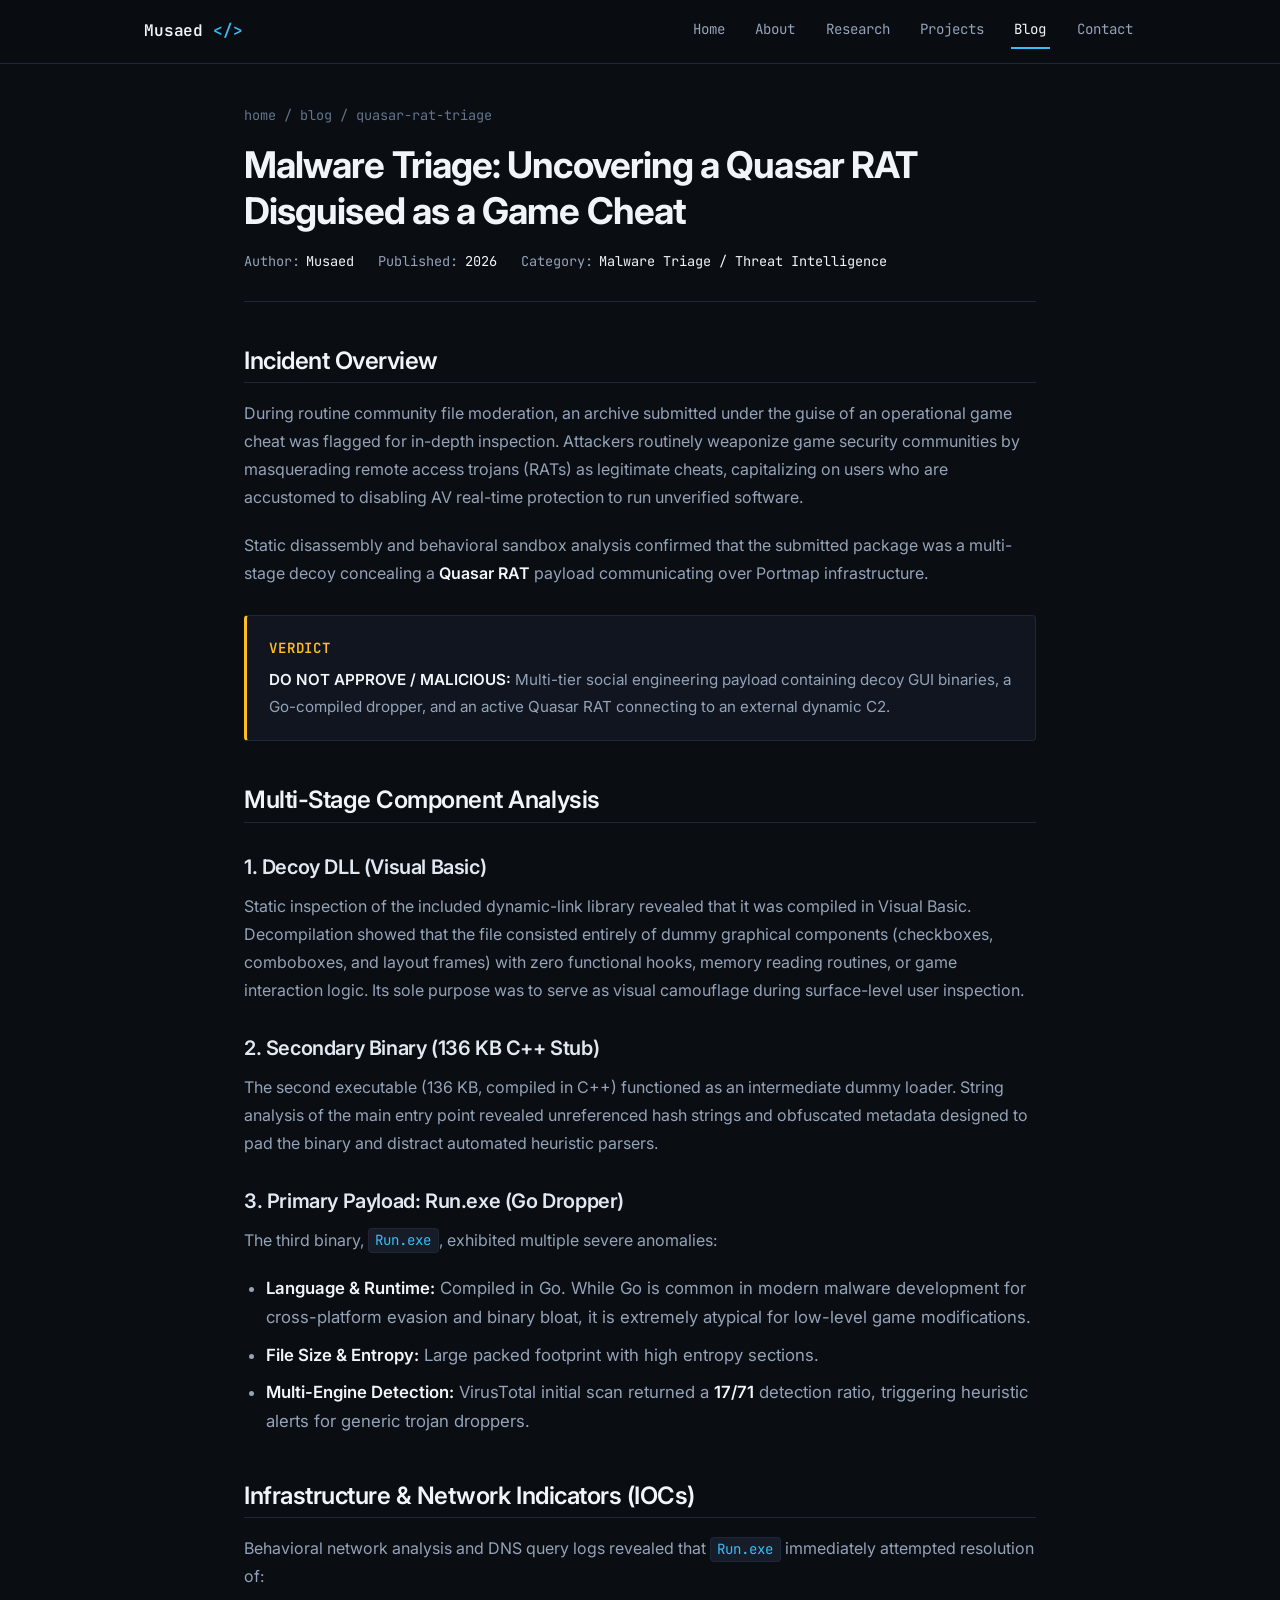
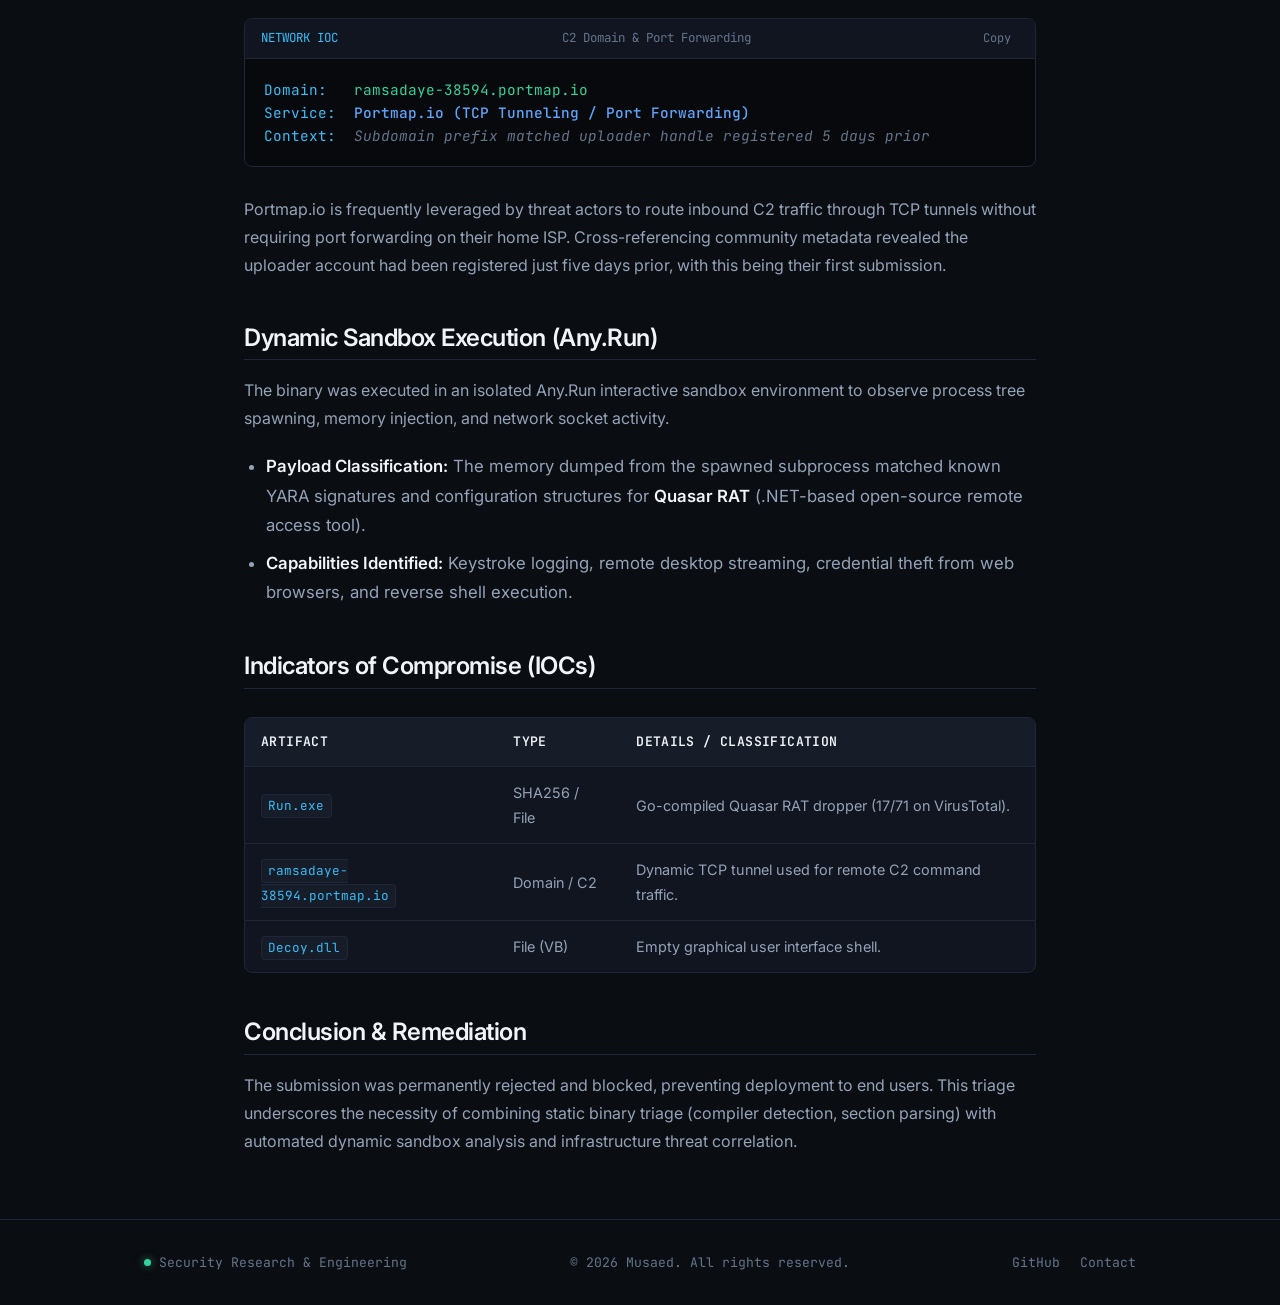
<file: blog/triage-quasar-rat-case-study.html>
<!DOCTYPE html>
<html lang="en">
<head>
  <meta charset="UTF-8">
  <meta name="viewport" content="width=device-width, initial-scale=1.0">
  <title>Triage: Quasar RAT Case Study | Musaed &lt;/&gt;</title>
  <meta name="description" content="Triage breakdown of a multi-stage decoy concealing Quasar RAT.">
  <meta name="theme-color" content="#38bdf8">
  <meta property="og:title" content="Triage: Quasar RAT Case Study | Musaed &lt;/&gt;">
  <meta property="og:description" content="Triage breakdown of a multi-stage decoy concealing Quasar RAT.">
  <link rel="icon" type="image/svg+xml" href="../assets/favicon.svg">
  <link rel="preconnect" href="https://fonts.googleapis.com">
  <link rel="preconnect" href="https://fonts.gstatic.com" crossorigin>
  <link href="https://fonts.googleapis.com/css2?family=Inter:wght@400;500;600;700&family=JetBrains+Mono:wght@400;500;600;700&display=swap" rel="stylesheet">
  <link rel="stylesheet" href="../css/style.css">
</head>
<body>

  <header class="site-header">
    <div class="container nav-container">
      <a href="../index.html" class="brand-link" aria-label="Musaed Home">
        Musaed <span class="brand-prefix">&lt;/&gt;</span>
      </a>
      <button class="nav-toggle" aria-label="Toggle navigation menu" aria-expanded="false">
        <svg width="20" height="20" viewBox="0 0 24 24" fill="none" stroke="currentColor" stroke-width="2">
          <line x1="3" y1="12" x2="21" y2="12"></line>
          <line x1="3" y1="6" x2="21" y2="6"></line>
          <line x1="3" y1="18" x2="21" y2="18"></line>
        </svg>
      </button>
      <nav>
        <ul class="nav-links">
          <li><a href="../index.html" class="nav-link">Home</a></li>
          <li><a href="../about.html" class="nav-link">About</a></li>
          <li><a href="../research.html" class="nav-link">Research</a></li>
          <li><a href="../projects.html" class="nav-link">Projects</a></li>
          <li><a href="../blog.html" class="nav-link active">Blog</a></li>
          <li><a href="../contact.html" class="nav-link">Contact</a></li>
        </ul>
      </nav>
    </div>
  </header>

  <main>
    <div class="container article-container">
      
      <div class="article-header">
        <div class="article-breadcrumbs">
          <a href="../index.html">home</a> / <a href="../blog.html">blog</a> / <span>quasar-rat-triage</span>
        </div>
        <h1 class="article-title">Malware Triage: Uncovering a Quasar RAT Disguised as a Game Cheat</h1>
        <div class="article-meta">
          <div class="article-meta-item">
            <span class="article-meta-label">Author:</span>
            <span class="article-meta-value">Musaed</span>
          </div>
          <div class="article-meta-item">
            <span class="article-meta-label">Published:</span>
            <span class="article-meta-value">2026</span>
          </div>
          <div class="article-meta-item">
            <span class="article-meta-label">Category:</span>
            <span class="article-meta-value">Malware Triage / Threat Intelligence</span>
          </div>
        </div>
      </div>

      <div class="article-content">
        
        <h2>Incident Overview</h2>
        <p>
          During routine community file moderation, an archive submitted under the guise of an operational game cheat was flagged for in-depth inspection. Attackers routinely weaponize game security communities by masquerading remote access trojans (RATs) as legitimate cheats, capitalizing on users who are accustomed to disabling AV real-time protection to run unverified software.
        </p>
        <p>
          Static disassembly and behavioral sandbox analysis confirmed that the submitted package was a multi-stage decoy concealing a <strong>Quasar RAT</strong> payload communicating over Portmap infrastructure.
        </p>

        <div class="callout callout-warning">
          <div class="callout-title">Verdict</div>
          <p class="callout-body">
            <strong>DO NOT APPROVE / MALICIOUS:</strong> Multi-tier social engineering payload containing decoy GUI binaries, a Go-compiled dropper, and an active Quasar RAT connecting to an external dynamic C2.
          </p>
        </div>

        <h2>Multi-Stage Component Analysis</h2>

        <h3>1. Decoy DLL (Visual Basic)</h3>
        <p>
          Static inspection of the included dynamic-link library revealed that it was compiled in Visual Basic. Decompilation showed that the file consisted entirely of dummy graphical components (checkboxes, comboboxes, and layout frames) with zero functional hooks, memory reading routines, or game interaction logic. Its sole purpose was to serve as visual camouflage during surface-level user inspection.
        </p>

        <h3>2. Secondary Binary (136 KB C++ Stub)</h3>
        <p>
          The second executable (136 KB, compiled in C++) functioned as an intermediate dummy loader. String analysis of the main entry point revealed unreferenced hash strings and obfuscated metadata designed to pad the binary and distract automated heuristic parsers.
        </p>

        <h3>3. Primary Payload: Run.exe (Go Dropper)</h3>
        <p>
          The third binary, <code>Run.exe</code>, exhibited multiple severe anomalies:
        </p>
        <ul>
          <li><strong>Language &amp; Runtime:</strong> Compiled in Go. While Go is common in modern malware development for cross-platform evasion and binary bloat, it is extremely atypical for low-level game modifications.</li>
          <li><strong>File Size &amp; Entropy:</strong> Large packed footprint with high entropy sections.</li>
          <li><strong>Multi-Engine Detection:</strong> VirusTotal initial scan returned a <strong>17/71</strong> detection ratio, triggering heuristic alerts for generic trojan droppers.</li>
        </ul>

        <h2>Infrastructure &amp; Network Indicators (IOCs)</h2>
        <p>
          Behavioral network analysis and DNS query logs revealed that <code>Run.exe</code> immediately attempted resolution of:
        </p>
        <div class="code-block">
          <div class="code-header">
            <span class="code-lang">Network IOC</span>
            <span>C2 Domain &amp; Port Forwarding</span>
          </div>
          <pre><code><span class="syn-var">Domain:</span>   <span class="syn-str">ramsadaye-38594.portmap.io</span>
<span class="syn-var">Service:</span>  <span class="syn-type">Portmap.io (TCP Tunneling / Port Forwarding)</span>
<span class="syn-var">Context:</span>  <span class="syn-com">Subdomain prefix matched uploader handle registered 5 days prior</span></code></pre>
        </div>
        <p>
          Portmap.io is frequently leveraged by threat actors to route inbound C2 traffic through TCP tunnels without requiring port forwarding on their home ISP. Cross-referencing community metadata revealed the uploader account had been registered just five days prior, with this being their first submission.
        </p>

        <h2>Dynamic Sandbox Execution (Any.Run)</h2>
        <p>
          The binary was executed in an isolated Any.Run interactive sandbox environment to observe process tree spawning, memory injection, and network socket activity.
        </p>
        <ul>
          <li><strong>Payload Classification:</strong> The memory dumped from the spawned subprocess matched known YARA signatures and configuration structures for <strong>Quasar RAT</strong> (.NET-based open-source remote access tool).</li>
          <li><strong>Capabilities Identified:</strong> Keystroke logging, remote desktop streaming, credential theft from web browsers, and reverse shell execution.</li>
        </ul>

        <h2>Indicators of Compromise (IOCs)</h2>
        <div class="table-wrapper">
          <table>
            <thead>
              <tr>
                <th>Artifact</th>
                <th>Type</th>
                <th>Details / Classification</th>
              </tr>
            </thead>
            <tbody>
              <tr>
                <td><code>Run.exe</code></td>
                <td>SHA256 / File</td>
                <td>Go-compiled Quasar RAT dropper (17/71 on VirusTotal).</td>
              </tr>
              <tr>
                <td><code>ramsadaye-38594.portmap.io</code></td>
                <td>Domain / C2</td>
                <td>Dynamic TCP tunnel used for remote C2 command traffic.</td>
              </tr>
              <tr>
                <td><code>Decoy.dll</code></td>
                <td>File (VB)</td>
                <td>Empty graphical user interface shell.</td>
              </tr>
            </tbody>
          </table>
        </div>

        <h2>Conclusion &amp; Remediation</h2>
        <p>
          The submission was permanently rejected and blocked, preventing deployment to end users. This triage underscores the necessity of combining static binary triage (compiler detection, section parsing) with automated dynamic sandbox analysis and infrastructure threat correlation.
        </p>

      </div>

    </div>
  </main>

  <footer class="site-footer">
    <div class="container footer-content">
      <div class="footer-status">
        <span class="hero-status-dot"></span>
        <span>Security Research &amp; Engineering</span>
      </div>
      <div>&copy; 2026 Musaed. All rights reserved.</div>
      <div class="footer-links">
        <a href="https://github.com/xidenlz" target="_blank" rel="noopener noreferrer">GitHub</a>
        <a href="../contact.html">Contact</a>
      </div>
    </div>
  </footer>

  <script src="../js/main.js"></script>
</body>
</html>
</file>
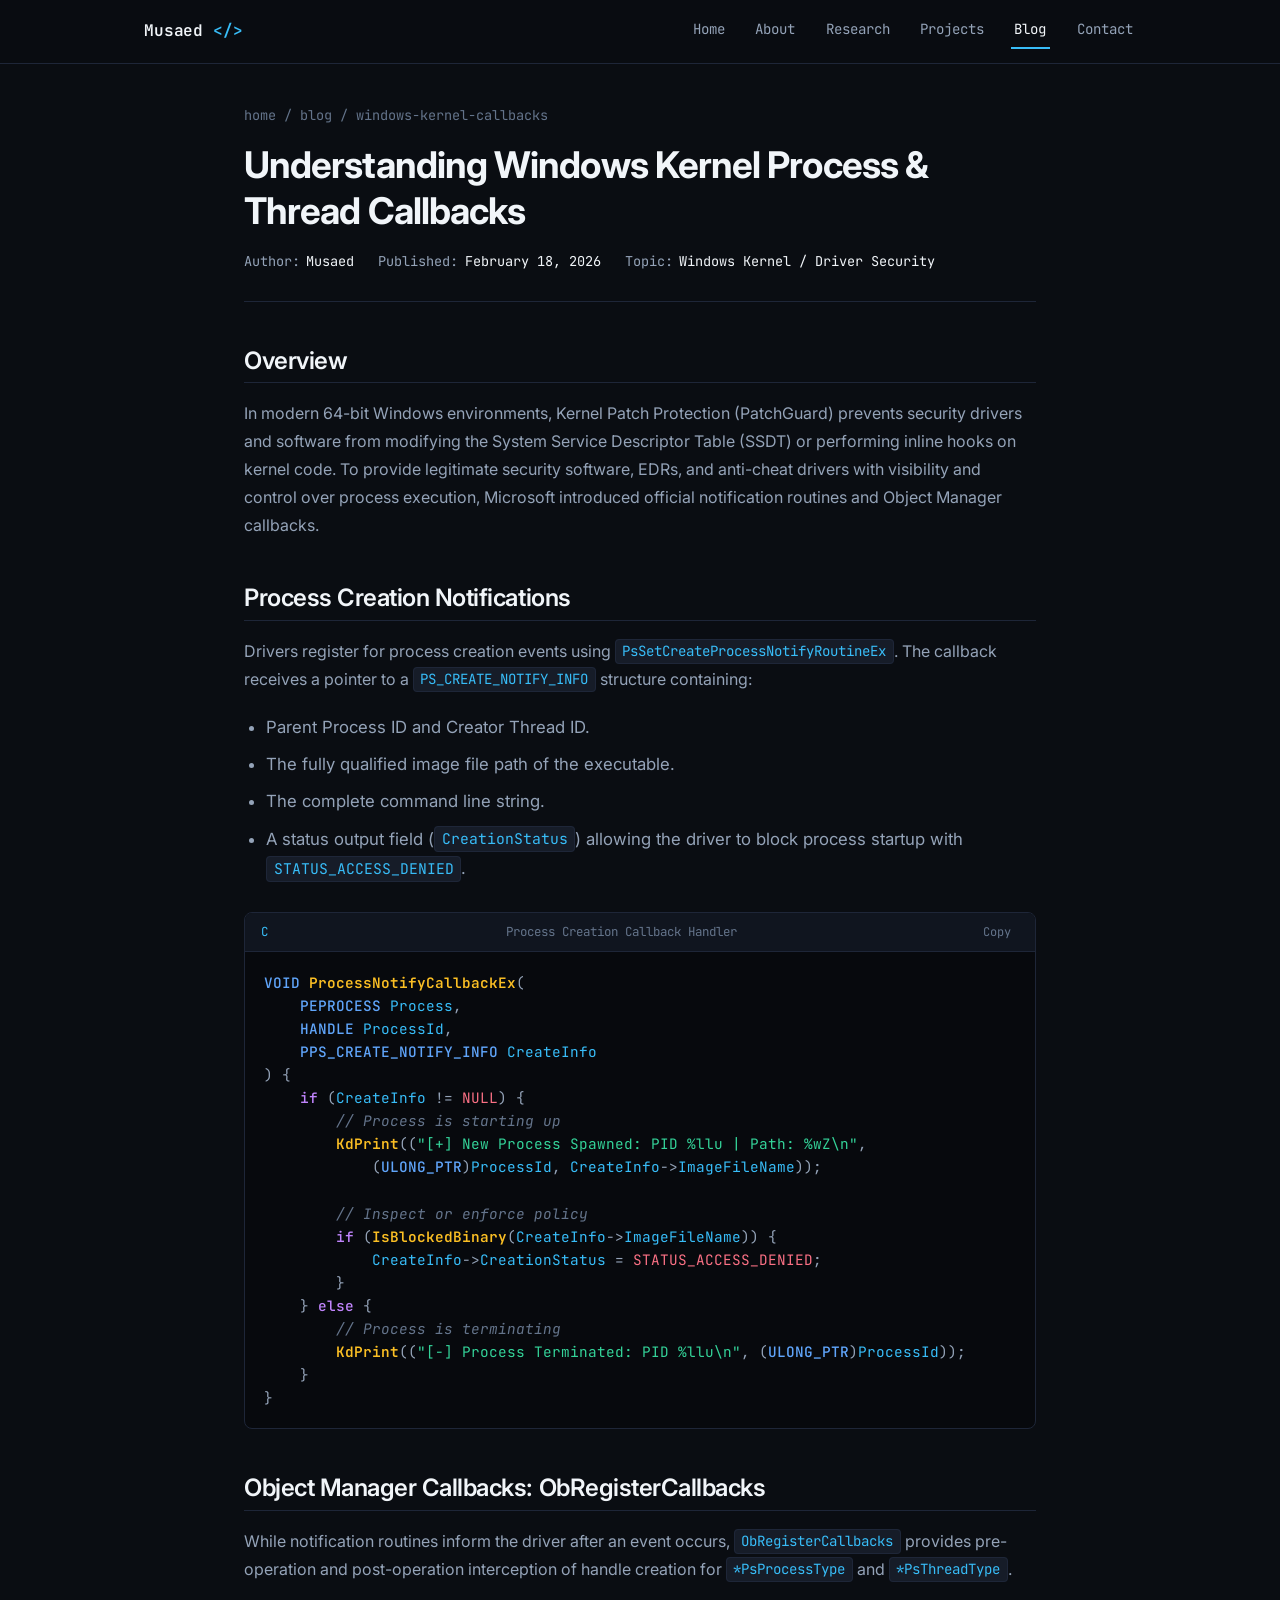
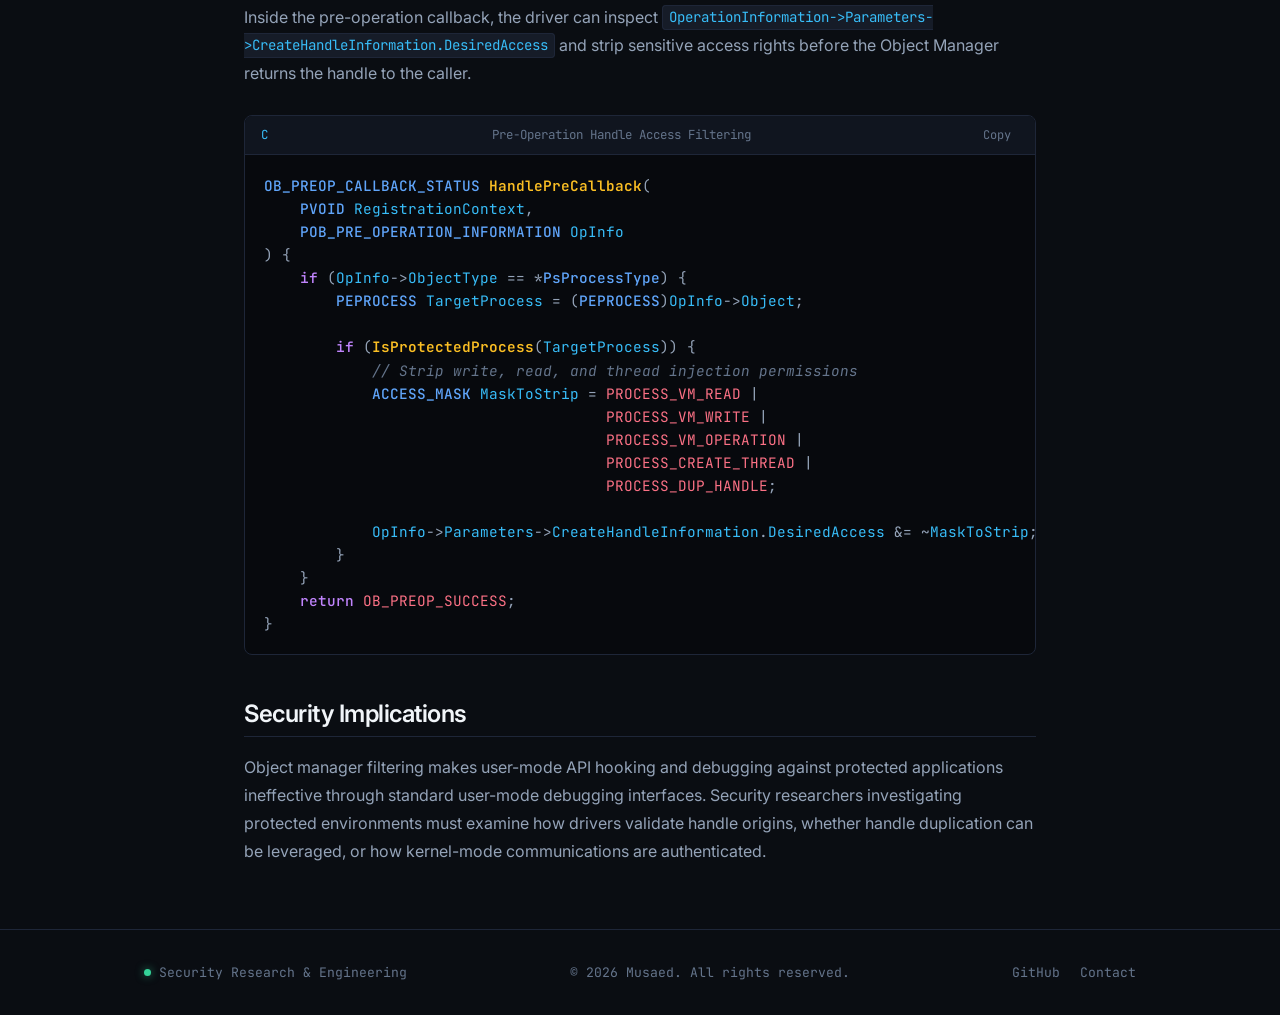
<file: blog/windows-kernel-callbacks.html>
<!DOCTYPE html>
<html lang="en">
<head>
  <meta charset="UTF-8">
  <meta name="viewport" content="width=device-width, initial-scale=1.0">
  <title>Windows Kernel Callbacks | Musaed &lt;/&gt;</title>
  <meta name="description" content="Analyzing process creation and object handle callbacks in Windows kernel drivers.">
  <meta name="theme-color" content="#38bdf8">
  <meta property="og:title" content="Windows Kernel Callbacks | Musaed &lt;/&gt;">
  <meta property="og:description" content="Analyzing process creation and object handle callbacks in Windows kernel drivers.">
  <link rel="icon" type="image/svg+xml" href="../assets/favicon.svg">
  <link rel="preconnect" href="https://fonts.googleapis.com">
  <link rel="preconnect" href="https://fonts.gstatic.com" crossorigin>
  <link href="https://fonts.googleapis.com/css2?family=Inter:wght@400;500;600;700&family=JetBrains+Mono:wght@400;500;600;700&display=swap" rel="stylesheet">
  <link rel="stylesheet" href="../css/style.css">
</head>
<body>

  <header class="site-header">
    <div class="container nav-container">
      <a href="../index.html" class="brand-link" aria-label="Musaed Home">
        Musaed <span class="brand-prefix">&lt;/&gt;</span>
      </a>
      <button class="nav-toggle" aria-label="Toggle navigation menu" aria-expanded="false">
        <svg width="20" height="20" viewBox="0 0 24 24" fill="none" stroke="currentColor" stroke-width="2">
          <line x1="3" y1="12" x2="21" y2="12"></line>
          <line x1="3" y1="6" x2="21" y2="6"></line>
          <line x1="3" y1="18" x2="21" y2="18"></line>
        </svg>
      </button>
      <nav>
        <ul class="nav-links">
          <li><a href="../index.html" class="nav-link">Home</a></li>
          <li><a href="../about.html" class="nav-link">About</a></li>
          <li><a href="../research.html" class="nav-link">Research</a></li>
          <li><a href="../projects.html" class="nav-link">Projects</a></li>
          <li><a href="../blog.html" class="nav-link active">Blog</a></li>
          <li><a href="../contact.html" class="nav-link">Contact</a></li>
        </ul>
      </nav>
    </div>
  </header>

  <main>
    <div class="container article-container">
      
      <div class="article-header">
        <div class="article-breadcrumbs">
          <a href="../index.html">home</a> / <a href="../blog.html">blog</a> / <span>windows-kernel-callbacks</span>
        </div>
        <h1 class="article-title">Understanding Windows Kernel Process &amp; Thread Callbacks</h1>
        <div class="article-meta">
          <div class="article-meta-item">
            <span class="article-meta-label">Author:</span>
            <span class="article-meta-value">Musaed</span>
          </div>
          <div class="article-meta-item">
            <span class="article-meta-label">Published:</span>
            <span class="article-meta-value">February 18, 2026</span>
          </div>
          <div class="article-meta-item">
            <span class="article-meta-label">Topic:</span>
            <span class="article-meta-value">Windows Kernel / Driver Security</span>
          </div>
        </div>
      </div>

      <div class="article-content">
        
        <h2>Overview</h2>
        <p>
          In modern 64-bit Windows environments, Kernel Patch Protection (PatchGuard) prevents security drivers and software from modifying the System Service Descriptor Table (SSDT) or performing inline hooks on kernel code. 
          To provide legitimate security software, EDRs, and anti-cheat drivers with visibility and control over process execution, Microsoft introduced official notification routines and Object Manager callbacks.
        </p>

        <h2>Process Creation Notifications</h2>
        <p>
          Drivers register for process creation events using <code>PsSetCreateProcessNotifyRoutineEx</code>. The callback receives a pointer to a <code>PS_CREATE_NOTIFY_INFO</code> structure containing:
        </p>
        <ul>
          <li>Parent Process ID and Creator Thread ID.</li>
          <li>The fully qualified image file path of the executable.</li>
          <li>The complete command line string.</li>
          <li>A status output field (<code>CreationStatus</code>) allowing the driver to block process startup with <code>STATUS_ACCESS_DENIED</code>.</li>
        </ul>

        <div class="code-block">
          <div class="code-header">
            <span class="code-lang">C</span>
            <span>Process Creation Callback Handler</span>
          </div>
          <pre><code><span class="syn-type">VOID</span> <span class="syn-fn">ProcessNotifyCallbackEx</span><span class="syn-op">(</span>
    <span class="syn-type">PEPROCESS</span> <span class="syn-var">Process</span><span class="syn-op">,</span>
    <span class="syn-type">HANDLE</span> <span class="syn-var">ProcessId</span><span class="syn-op">,</span>
    <span class="syn-type">PPS_CREATE_NOTIFY_INFO</span> <span class="syn-var">CreateInfo</span>
<span class="syn-op">)</span> <span class="syn-op">{</span>
    <span class="syn-kwd">if</span> <span class="syn-op">(</span><span class="syn-var">CreateInfo</span> <span class="syn-op">!=</span> <span class="syn-num">NULL</span><span class="syn-op">)</span> <span class="syn-op">{</span>
        <span class="syn-com">// Process is starting up</span>
        <span class="syn-fn">KdPrint</span><span class="syn-op">((</span><span class="syn-str">"[+] New Process Spawned: PID %llu | Path: %wZ\n"</span><span class="syn-op">,</span> 
            <span class="syn-op">(</span><span class="syn-type">ULONG_PTR</span><span class="syn-op">)</span><span class="syn-var">ProcessId</span><span class="syn-op">,</span> <span class="syn-var">CreateInfo</span><span class="syn-op">-&gt;</span><span class="syn-var">ImageFileName</span><span class="syn-op">));</span>
            
        <span class="syn-com">// Inspect or enforce policy</span>
        <span class="syn-kwd">if</span> <span class="syn-op">(</span><span class="syn-fn">IsBlockedBinary</span><span class="syn-op">(</span><span class="syn-var">CreateInfo</span><span class="syn-op">-&gt;</span><span class="syn-var">ImageFileName</span><span class="syn-op">))</span> <span class="syn-op">{</span>
            <span class="syn-var">CreateInfo</span><span class="syn-op">-&gt;</span><span class="syn-var">CreationStatus</span> <span class="syn-op">=</span> <span class="syn-num">STATUS_ACCESS_DENIED</span><span class="syn-op">;</span>
        <span class="syn-op">}</span>
    <span class="syn-op">}</span> <span class="syn-kwd">else</span> <span class="syn-op">{</span>
        <span class="syn-com">// Process is terminating</span>
        <span class="syn-fn">KdPrint</span><span class="syn-op">((</span><span class="syn-str">"[-] Process Terminated: PID %llu\n"</span><span class="syn-op">,</span> <span class="syn-op">(</span><span class="syn-type">ULONG_PTR</span><span class="syn-op">)</span><span class="syn-var">ProcessId</span><span class="syn-op">));</span>
    <span class="syn-op">}</span>
<span class="syn-op">}</span></code></pre>
        </div>

        <h2>Object Manager Callbacks: ObRegisterCallbacks</h2>
        <p>
          While notification routines inform the driver after an event occurs, <code>ObRegisterCallbacks</code> provides pre-operation and post-operation interception of handle creation for <code>*PsProcessType</code> and <code>*PsThreadType</code>.
        </p>
        <p>
          Inside the pre-operation callback, the driver can inspect <code>OperationInformation-&gt;Parameters-&gt;CreateHandleInformation.DesiredAccess</code> and strip sensitive access rights before the Object Manager returns the handle to the caller.
        </p>

        <div class="code-block">
          <div class="code-header">
            <span class="code-lang">C</span>
            <span>Pre-Operation Handle Access Filtering</span>
          </div>
          <pre><code><span class="syn-type">OB_PREOP_CALLBACK_STATUS</span> <span class="syn-fn">HandlePreCallback</span><span class="syn-op">(</span>
    <span class="syn-type">PVOID</span> <span class="syn-var">RegistrationContext</span><span class="syn-op">,</span>
    <span class="syn-type">POB_PRE_OPERATION_INFORMATION</span> <span class="syn-var">OpInfo</span>
<span class="syn-op">)</span> <span class="syn-op">{</span>
    <span class="syn-kwd">if</span> <span class="syn-op">(</span><span class="syn-var">OpInfo</span><span class="syn-op">-&gt;</span><span class="syn-var">ObjectType</span> <span class="syn-op">==</span> <span class="syn-op">*</span><span class="syn-type">PsProcessType</span><span class="syn-op">)</span> <span class="syn-op">{</span>
        <span class="syn-type">PEPROCESS</span> <span class="syn-var">TargetProcess</span> <span class="syn-op">=</span> <span class="syn-op">(</span><span class="syn-type">PEPROCESS</span><span class="syn-op">)</span><span class="syn-var">OpInfo</span><span class="syn-op">-&gt;</span><span class="syn-var">Object</span><span class="syn-op">;</span>
        
        <span class="syn-kwd">if</span> <span class="syn-op">(</span><span class="syn-fn">IsProtectedProcess</span><span class="syn-op">(</span><span class="syn-var">TargetProcess</span><span class="syn-op">))</span> <span class="syn-op">{</span>
            <span class="syn-com">// Strip write, read, and thread injection permissions</span>
            <span class="syn-type">ACCESS_MASK</span> <span class="syn-var">MaskToStrip</span> <span class="syn-op">=</span> <span class="syn-num">PROCESS_VM_READ</span> <span class="syn-op">|</span> 
                                      <span class="syn-num">PROCESS_VM_WRITE</span> <span class="syn-op">|</span> 
                                      <span class="syn-num">PROCESS_VM_OPERATION</span> <span class="syn-op">|</span> 
                                      <span class="syn-num">PROCESS_CREATE_THREAD</span> <span class="syn-op">|</span> 
                                      <span class="syn-num">PROCESS_DUP_HANDLE</span><span class="syn-op">;</span>
                                      
            <span class="syn-var">OpInfo</span><span class="syn-op">-&gt;</span><span class="syn-var">Parameters</span><span class="syn-op">-&gt;</span><span class="syn-var">CreateHandleInformation</span><span class="syn-op">.</span><span class="syn-var">DesiredAccess</span> <span class="syn-op">&amp;=</span> <span class="syn-op">~</span><span class="syn-var">MaskToStrip</span><span class="syn-op">;</span>
        <span class="syn-op">}</span>
    <span class="syn-op">}</span>
    <span class="syn-kwd">return</span> <span class="syn-num">OB_PREOP_SUCCESS</span><span class="syn-op">;</span>
<span class="syn-op">}</span></code></pre>
        </div>

        <h2>Security Implications</h2>
        <p>
          Object manager filtering makes user-mode API hooking and debugging against protected applications ineffective through standard user-mode debugging interfaces. Security researchers investigating protected environments must examine how drivers validate handle origins, whether handle duplication can be leveraged, or how kernel-mode communications are authenticated.
        </p>

      </div>

    </div>
  </main>

  <footer class="site-footer">
    <div class="container footer-content">
      <div class="footer-status">
        <span class="hero-status-dot"></span>
        <span>Security Research &amp; Engineering</span>
      </div>
      <div>&copy; 2026 Musaed. All rights reserved.</div>
      <div class="footer-links">
        <a href="https://github.com/xidenlz" target="_blank" rel="noopener noreferrer">GitHub</a>
        <a href="../contact.html">Contact</a>
      </div>
    </div>
  </footer>

  <script src="../js/main.js"></script>
</body>
</html>
</file>
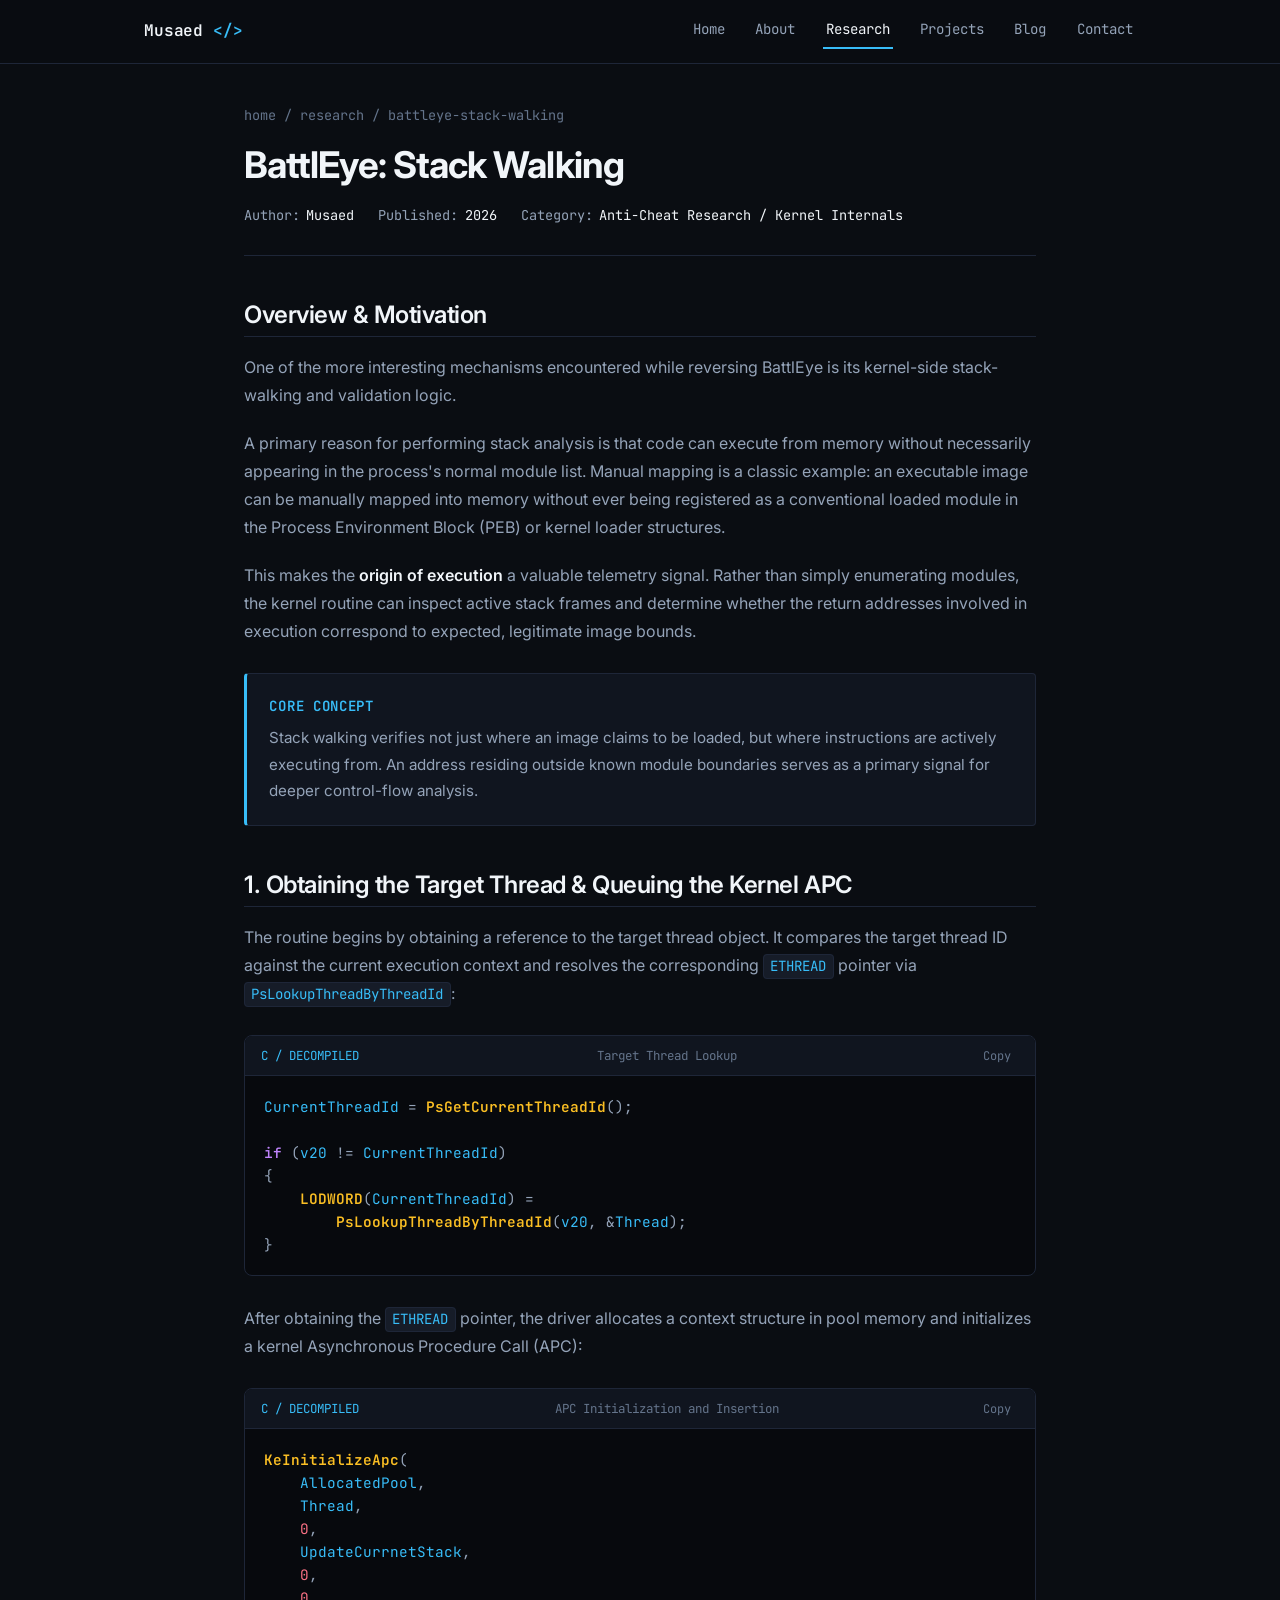
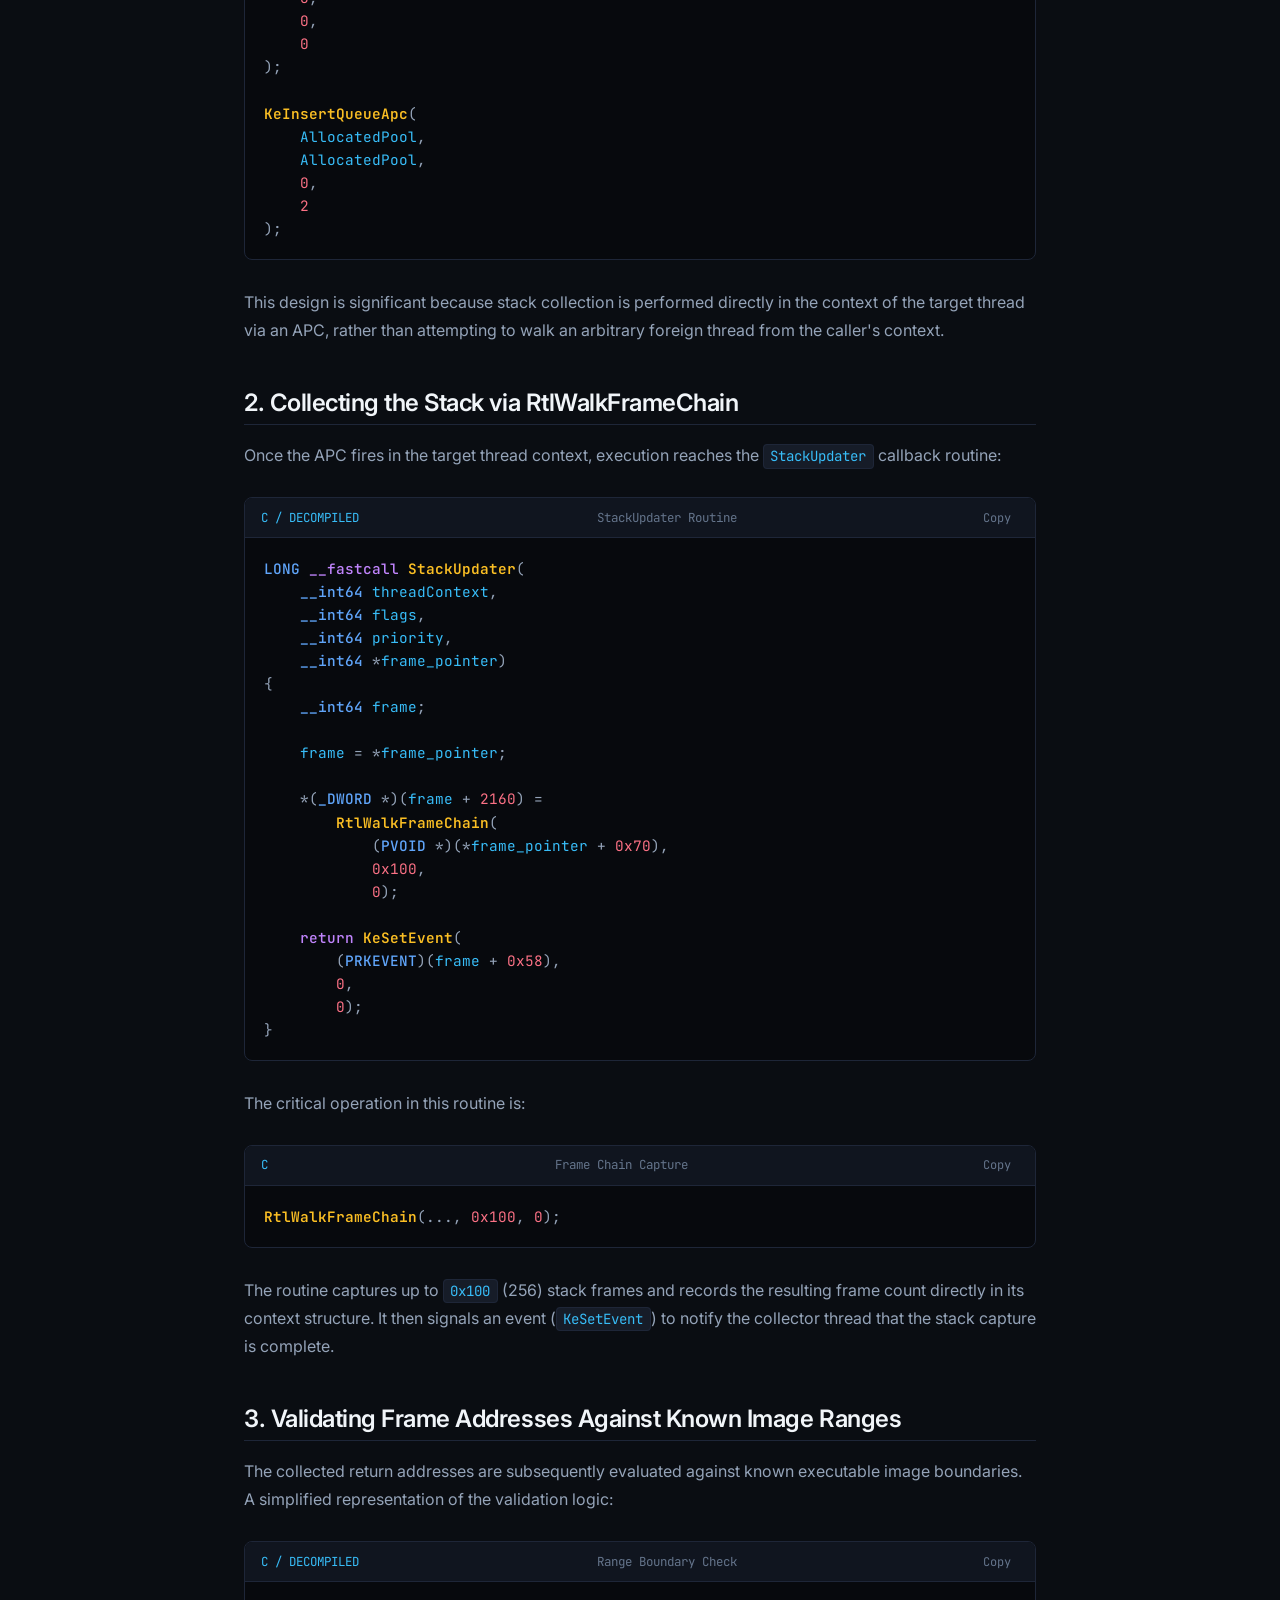
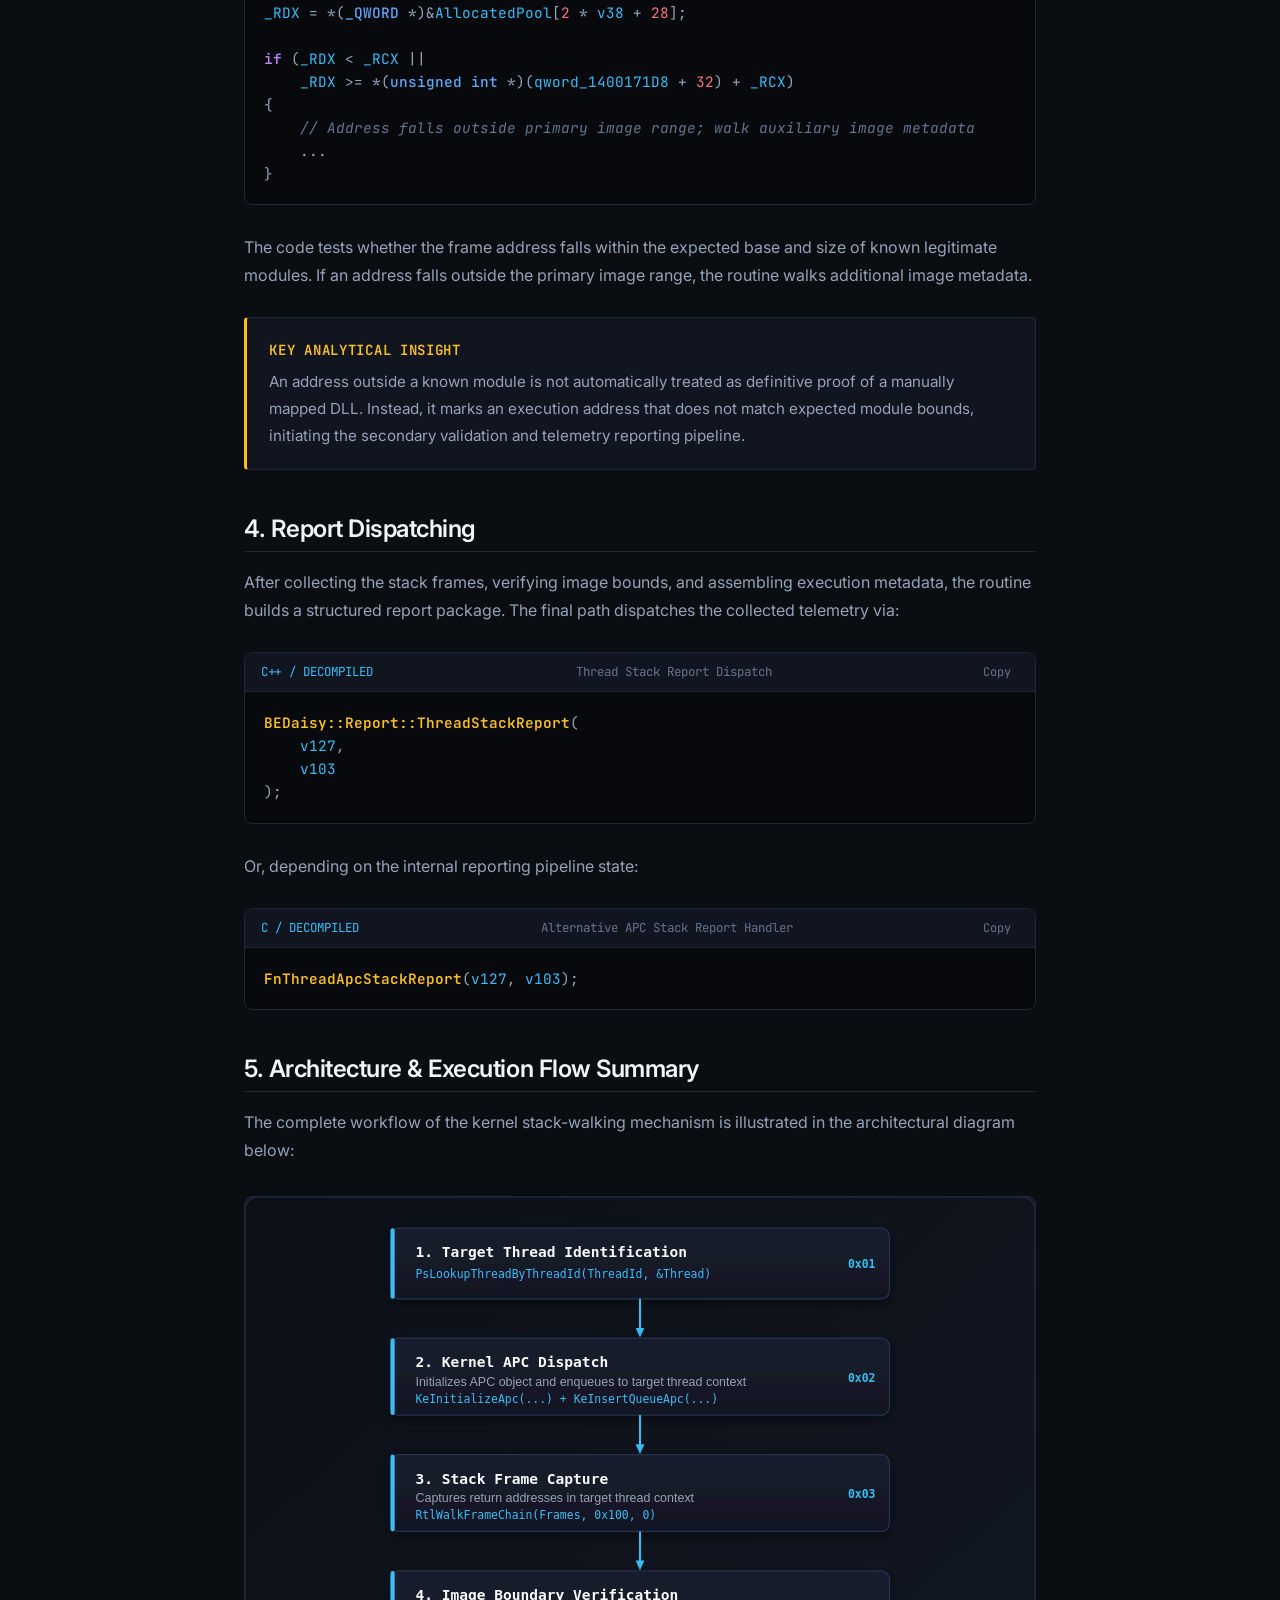
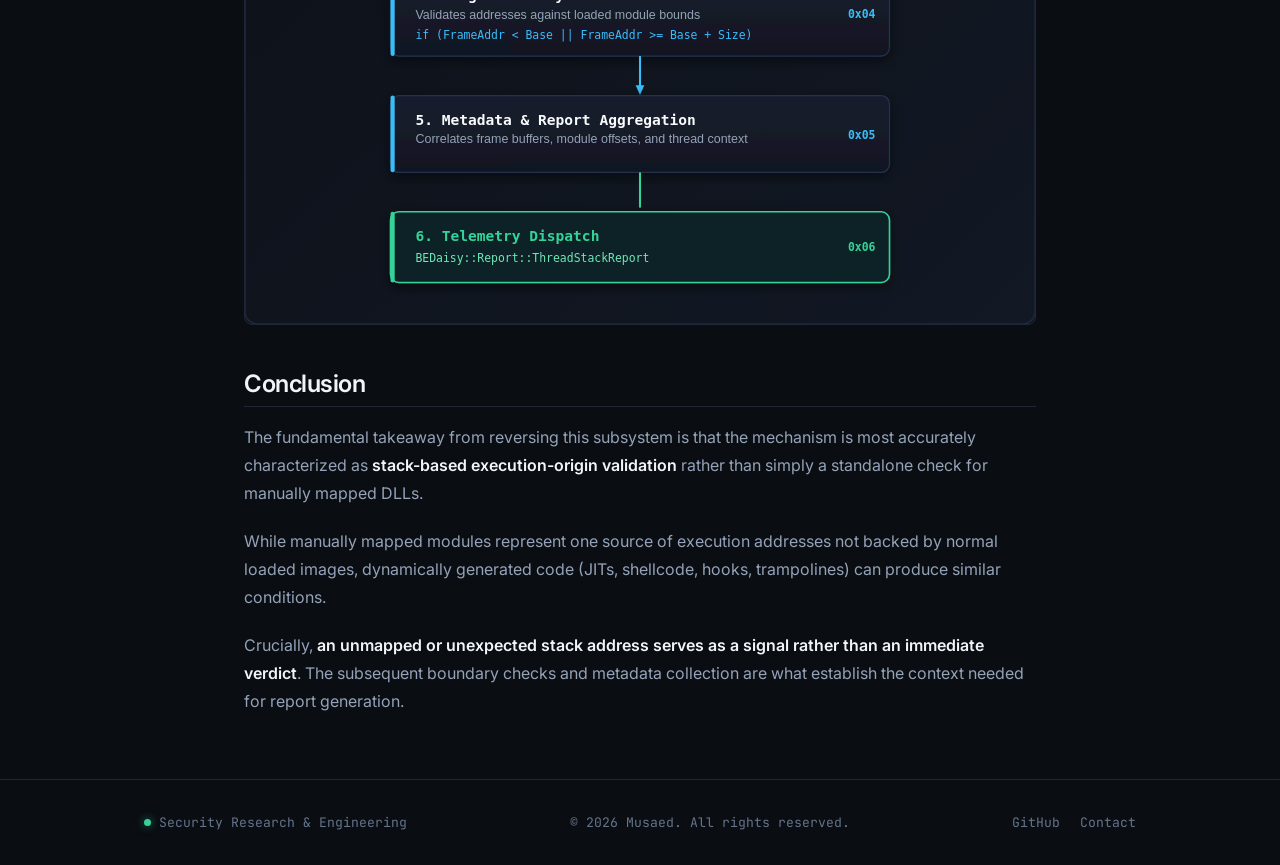
<file: research/battleye-internals.html>
<!DOCTYPE html>
<html lang="en">
<head>
  <meta charset="UTF-8">
  <meta name="viewport" content="width=device-width, initial-scale=1.0">
  <title>BattlEye: Stack Walking | Musaed &lt;/&gt;</title>
  <meta name="description" content="Kernel-side stack walking analysis and origin validation in BattlEye.">
  <meta name="theme-color" content="#38bdf8">
  <meta property="og:title" content="BattlEye: Stack Walking | Musaed &lt;/&gt;">
  <meta property="og:description" content="Kernel-side stack walking analysis and origin validation in BattlEye.">
  <link rel="icon" type="image/svg+xml" href="../assets/favicon.svg">
  <link rel="preconnect" href="https://fonts.googleapis.com">
  <link rel="preconnect" href="https://fonts.gstatic.com" crossorigin>
  <link href="https://fonts.googleapis.com/css2?family=Inter:wght@400;500;600;700&family=JetBrains+Mono:wght@400;500;600;700&display=swap" rel="stylesheet">
  <link rel="stylesheet" href="../css/style.css">
</head>
<body>

  <header class="site-header">
    <div class="container nav-container">
      <a href="../index.html" class="brand-link" aria-label="Musaed Home">
        Musaed <span class="brand-prefix">&lt;/&gt;</span>
      </a>
      <button class="nav-toggle" aria-label="Toggle navigation menu" aria-expanded="false">
        <svg width="20" height="20" viewBox="0 0 24 24" fill="none" stroke="currentColor" stroke-width="2">
          <line x1="3" y1="12" x2="21" y2="12"></line>
          <line x1="3" y1="6" x2="21" y2="6"></line>
          <line x1="3" y1="18" x2="21" y2="18"></line>
        </svg>
      </button>
      <nav>
        <ul class="nav-links">
          <li><a href="../index.html" class="nav-link">Home</a></li>
          <li><a href="../about.html" class="nav-link">About</a></li>
          <li><a href="../research.html" class="nav-link active">Research</a></li>
          <li><a href="../projects.html" class="nav-link">Projects</a></li>
          <li><a href="../blog.html" class="nav-link">Blog</a></li>
          <li><a href="../contact.html" class="nav-link">Contact</a></li>
        </ul>
      </nav>
    </div>
  </header>

  <main>
    <div class="container article-container">
      
      <div class="article-header">
        <div class="article-breadcrumbs">
          <a href="../index.html">home</a> / <a href="../research.html">research</a> / <span>battleye-stack-walking</span>
        </div>
        <h1 class="article-title">BattlEye: Stack Walking</h1>
        <div class="article-meta">
          <div class="article-meta-item">
            <span class="article-meta-label">Author:</span>
            <span class="article-meta-value">Musaed</span>
          </div>
          <div class="article-meta-item">
            <span class="article-meta-label">Published:</span>
            <span class="article-meta-value">2026</span>
          </div>
          <div class="article-meta-item">
            <span class="article-meta-label">Category:</span>
            <span class="article-meta-value">Anti-Cheat Research / Kernel Internals</span>
          </div>
        </div>
      </div>

      <div class="article-content">
        
        <h2>Overview &amp; Motivation</h2>
        <p>
          One of the more interesting mechanisms encountered while reversing BattlEye is its kernel-side stack-walking and validation logic.
        </p>
        <p>
          A primary reason for performing stack analysis is that code can execute from memory without necessarily appearing in the process's normal module list. Manual mapping is a classic example: an executable image can be manually mapped into memory without ever being registered as a conventional loaded module in the Process Environment Block (PEB) or kernel loader structures.
        </p>
        <p>
          This makes the <strong>origin of execution</strong> a valuable telemetry signal. Rather than simply enumerating modules, the kernel routine can inspect active stack frames and determine whether the return addresses involved in execution correspond to expected, legitimate image bounds.
        </p>

        <div class="callout">
          <div class="callout-title">Core Concept</div>
          <p class="callout-body">
            Stack walking verifies not just where an image claims to be loaded, but where instructions are actively executing from. An address residing outside known module boundaries serves as a primary signal for deeper control-flow analysis.
          </p>
        </div>

        <h2>1. Obtaining the Target Thread &amp; Queuing the Kernel APC</h2>
        <p>
          The routine begins by obtaining a reference to the target thread object. It compares the target thread ID against the current execution context and resolves the corresponding <code>ETHREAD</code> pointer via <code>PsLookupThreadByThreadId</code>:
        </p>

        <div class="code-block">
          <div class="code-header">
            <span class="code-lang">C / Decompiled</span>
            <span>Target Thread Lookup</span>
          </div>
          <pre><code><span class="syn-var">CurrentThreadId</span> <span class="syn-op">=</span> <span class="syn-fn">PsGetCurrentThreadId</span><span class="syn-op">();</span>

<span class="syn-kwd">if</span> <span class="syn-op">(</span><span class="syn-var">v20</span> <span class="syn-op">!=</span> <span class="syn-var">CurrentThreadId</span><span class="syn-op">)</span>
<span class="syn-op">{</span>
    <span class="syn-fn">LODWORD</span><span class="syn-op">(</span><span class="syn-var">CurrentThreadId</span><span class="syn-op">)</span> <span class="syn-op">=</span>
        <span class="syn-fn">PsLookupThreadByThreadId</span><span class="syn-op">(</span><span class="syn-var">v20</span><span class="syn-op">,</span> <span class="syn-op">&amp;</span><span class="syn-var">Thread</span><span class="syn-op">);</span>
<span class="syn-op">}</span></code></pre>
        </div>

        <p>
          After obtaining the <code>ETHREAD</code> pointer, the driver allocates a context structure in pool memory and initializes a kernel Asynchronous Procedure Call (APC):
        </p>

        <div class="code-block">
          <div class="code-header">
            <span class="code-lang">C / Decompiled</span>
            <span>APC Initialization and Insertion</span>
          </div>
          <pre><code><span class="syn-fn">KeInitializeApc</span><span class="syn-op">(</span>
    <span class="syn-var">AllocatedPool</span><span class="syn-op">,</span>
    <span class="syn-var">Thread</span><span class="syn-op">,</span>
    <span class="syn-num">0</span><span class="syn-op">,</span>
    <span class="syn-var">UpdateCurrnetStack</span><span class="syn-op">,</span>
    <span class="syn-num">0</span><span class="syn-op">,</span>
    <span class="syn-num">0</span><span class="syn-op">,</span>
    <span class="syn-num">0</span><span class="syn-op">,</span>
    <span class="syn-num">0</span>
<span class="syn-op">);</span>

<span class="syn-fn">KeInsertQueueApc</span><span class="syn-op">(</span>
    <span class="syn-var">AllocatedPool</span><span class="syn-op">,</span>
    <span class="syn-var">AllocatedPool</span><span class="syn-op">,</span>
    <span class="syn-num">0</span><span class="syn-op">,</span>
    <span class="syn-num">2</span>
<span class="syn-op">);</span></code></pre>
        </div>

        <p>
          This design is significant because stack collection is performed directly in the context of the target thread via an APC, rather than attempting to walk an arbitrary foreign thread from the caller's context.
        </p>

        <h2>2. Collecting the Stack via RtlWalkFrameChain</h2>
        <p>
          Once the APC fires in the target thread context, execution reaches the <code>StackUpdater</code> callback routine:
        </p>

        <div class="code-block">
          <div class="code-header">
            <span class="code-lang">C / Decompiled</span>
            <span>StackUpdater Routine</span>
          </div>
          <pre><code><span class="syn-type">LONG</span> <span class="syn-kwd">__fastcall</span> <span class="syn-fn">StackUpdater</span><span class="syn-op">(</span>
    <span class="syn-type">__int64</span> <span class="syn-var">threadContext</span><span class="syn-op">,</span>
    <span class="syn-type">__int64</span> <span class="syn-var">flags</span><span class="syn-op">,</span>
    <span class="syn-type">__int64</span> <span class="syn-var">priority</span><span class="syn-op">,</span>
    <span class="syn-type">__int64</span> <span class="syn-op">*</span><span class="syn-var">frame_pointer</span><span class="syn-op">)</span>
<span class="syn-op">{</span>
    <span class="syn-type">__int64</span> <span class="syn-var">frame</span><span class="syn-op">;</span>

    <span class="syn-var">frame</span> <span class="syn-op">=</span> <span class="syn-op">*</span><span class="syn-var">frame_pointer</span><span class="syn-op">;</span>

    <span class="syn-op">*(</span><span class="syn-type">_DWORD</span> <span class="syn-op">*)(</span><span class="syn-var">frame</span> <span class="syn-op">+</span> <span class="syn-num">2160</span><span class="syn-op">)</span> <span class="syn-op">=</span>
        <span class="syn-fn">RtlWalkFrameChain</span><span class="syn-op">(</span>
            <span class="syn-op">(</span><span class="syn-type">PVOID</span> <span class="syn-op">*)(*</span><span class="syn-var">frame_pointer</span> <span class="syn-op">+</span> <span class="syn-num">0x70</span><span class="syn-op">),</span>
            <span class="syn-num">0x100</span><span class="syn-op">,</span>
            <span class="syn-num">0</span><span class="syn-op">);</span>

    <span class="syn-kwd">return</span> <span class="syn-fn">KeSetEvent</span><span class="syn-op">(</span>
        <span class="syn-op">(</span><span class="syn-type">PRKEVENT</span><span class="syn-op">)(</span><span class="syn-var">frame</span> <span class="syn-op">+</span> <span class="syn-num">0x58</span><span class="syn-op">),</span>
        <span class="syn-num">0</span><span class="syn-op">,</span>
        <span class="syn-num">0</span><span class="syn-op">);</span>
<span class="syn-op">}</span></code></pre>
        </div>

        <p>
          The critical operation in this routine is:
        </p>
        <div class="code-block">
          <div class="code-header">
            <span class="code-lang">C</span>
            <span>Frame Chain Capture</span>
          </div>
          <pre><code><span class="syn-fn">RtlWalkFrameChain</span><span class="syn-op">(...,</span> <span class="syn-num">0x100</span><span class="syn-op">,</span> <span class="syn-num">0</span><span class="syn-op">);</span></code></pre>
        </div>
        <p>
          The routine captures up to <code>0x100</code> (256) stack frames and records the resulting frame count directly in its context structure. It then signals an event (<code>KeSetEvent</code>) to notify the collector thread that the stack capture is complete.
        </p>

        <h2>3. Validating Frame Addresses Against Known Image Ranges</h2>
        <p>
          The collected return addresses are subsequently evaluated against known executable image boundaries. A simplified representation of the validation logic:
        </p>

        <div class="code-block">
          <div class="code-header">
            <span class="code-lang">C / Decompiled</span>
            <span>Range Boundary Check</span>
          </div>
          <pre><code><span class="syn-var">_RDX</span> <span class="syn-op">=</span> <span class="syn-op">*(</span><span class="syn-type">_QWORD</span> <span class="syn-op">*)&amp;</span><span class="syn-var">AllocatedPool</span><span class="syn-op">[</span><span class="syn-num">2</span> <span class="syn-op">*</span> <span class="syn-var">v38</span> <span class="syn-op">+</span> <span class="syn-num">28</span><span class="syn-op">];</span>

<span class="syn-kwd">if</span> <span class="syn-op">(</span><span class="syn-var">_RDX</span> <span class="syn-op">&lt;</span> <span class="syn-var">_RCX</span> <span class="syn-op">||</span>
    <span class="syn-var">_RDX</span> <span class="syn-op">&gt;=</span> <span class="syn-op">*(</span><span class="syn-type">unsigned int</span> <span class="syn-op">*)(</span><span class="syn-var">qword_1400171D8</span> <span class="syn-op">+</span> <span class="syn-num">32</span><span class="syn-op">)</span> <span class="syn-op">+</span> <span class="syn-var">_RCX</span><span class="syn-op">)</span>
<span class="syn-op">{</span>
    <span class="syn-com">// Address falls outside primary image range; walk auxiliary image metadata</span>
    <span class="syn-op">...</span>
<span class="syn-op">}</span></code></pre>
        </div>

        <p>
          The code tests whether the frame address falls within the expected base and size of known legitimate modules. If an address falls outside the primary image range, the routine walks additional image metadata.
        </p>

        <div class="callout callout-warning">
          <div class="callout-title">Key Analytical Insight</div>
          <p class="callout-body">
            An address outside a known module is not automatically treated as definitive proof of a manually mapped DLL. Instead, it marks an execution address that does not match expected module bounds, initiating the secondary validation and telemetry reporting pipeline.
          </p>
        </div>

        <h2>4. Report Dispatching</h2>
        <p>
          After collecting the stack frames, verifying image bounds, and assembling execution metadata, the routine builds a structured report package. The final path dispatches the collected telemetry via:
        </p>

        <div class="code-block">
          <div class="code-header">
            <span class="code-lang">C++ / Decompiled</span>
            <span>Thread Stack Report Dispatch</span>
          </div>
          <pre><code><span class="syn-fn">BEDaisy::Report::ThreadStackReport</span><span class="syn-op">(</span>
    <span class="syn-var">v127</span><span class="syn-op">,</span>
    <span class="syn-var">v103</span>
<span class="syn-op">);</span></code></pre>
        </div>

        <p>
          Or, depending on the internal reporting pipeline state:
        </p>

        <div class="code-block">
          <div class="code-header">
            <span class="code-lang">C / Decompiled</span>
            <span>Alternative APC Stack Report Handler</span>
          </div>
          <pre><code><span class="syn-fn">FnThreadApcStackReport</span><span class="syn-op">(</span><span class="syn-var">v127</span><span class="syn-op">,</span> <span class="syn-var">v103</span><span class="syn-op">);</span></code></pre>
        </div>

        <h2>5. Architecture &amp; Execution Flow Summary</h2>
        <p>
          The complete workflow of the kernel stack-walking mechanism is illustrated in the architectural diagram below:
        </p>

        <div style="margin: 2rem 0; border: 1px solid var(--border-subtle); border-radius: var(--radius-md); overflow: hidden; background-color: var(--bg-surface);">
          <img src="../assets/diagrams/battleye_stack_flow.svg" alt="BattlEye Kernel Stack-Walking Workflow Diagram" style="width: 100%; height: auto; display: block;" loading="lazy">
        </div>

        <h2>Conclusion</h2>
        <p>
          The fundamental takeaway from reversing this subsystem is that the mechanism is most accurately characterized as <strong>stack-based execution-origin validation</strong> rather than simply a standalone check for manually mapped DLLs.
        </p>
        <p>
          While manually mapped modules represent one source of execution addresses not backed by normal loaded images, dynamically generated code (JITs, shellcode, hooks, trampolines) can produce similar conditions.
        </p>
        <p>
          Crucially, <strong>an unmapped or unexpected stack address serves as a signal rather than an immediate verdict</strong>. The subsequent boundary checks and metadata collection are what establish the context needed for report generation.
        </p>

      </div>

    </div>
  </main>

  <footer class="site-footer">
    <div class="container footer-content">
      <div class="footer-status">
        <span class="hero-status-dot"></span>
        <span>Security Research &amp; Engineering</span>
      </div>
      <div>&copy; 2026 Musaed. All rights reserved.</div>
      <div class="footer-links">
        <a href="https://github.com/xidenlz" target="_blank" rel="noopener noreferrer">GitHub</a>
        <a href="../contact.html">Contact</a>
      </div>
    </div>
  </footer>

  <script src="../js/main.js"></script>
</body>
</html>
</file>
<file: css/style.css>
/* ==========================================================================
   Musaed - Technical Portfolio & Security Research Blog
   Design System & Core Styles
   ========================================================================== */

:root {
  /* Color Palette - Minimal Dark Technical Theme */
  --bg-body: #0a0d12;
  --bg-surface: #10151f;
  --bg-surface-elevated: #161c28;
  --bg-surface-hover: #1c2433;
  --bg-code: #07090d;
  
  --border-subtle: #1e2638;
  --border-muted: #2b354d;
  --border-highlight: #3b82f6;

  --text-primary: #f1f5f9;
  --text-secondary: #94a3b8;
  --text-muted: #64748b;
  --text-accent: #38bdf8;
  --text-accent-secondary: #818cf8;
  --text-code: #38bdf8;

  --accent-cyan: #38bdf8;
  --accent-blue: #60a5fa;
  --accent-indigo: #818cf8;
  --accent-emerald: #34d399;
  --accent-amber: #fbbf24;
  --accent-rose: #f43f5e;

  /* Typography */
  --font-sans: 'Inter', -apple-system, BlinkMacSystemFont, "Segoe UI", Roboto, sans-serif;
  --font-mono: 'JetBrains Mono', "Cascadia Code", "Fira Code", Consolas, monospace;

  /* Sizing & Layout */
  --max-width: 1040px;
  --max-width-narrow: 840px;
  --nav-height: 64px;
  --radius-sm: 4px;
  --radius-md: 8px;
  --radius-lg: 12px;

  /* Shadows */
  --shadow-sm: 0 1px 2px 0 rgba(0, 0, 0, 0.4);
  --shadow-md: 0 4px 12px -2px rgba(0, 0, 0, 0.5);
  --shadow-lg: 0 10px 24px -4px rgba(0, 0, 0, 0.6);

  /* Transitions */
  --transition-fast: 0.15s ease;
  --transition-normal: 0.25s ease;
}

/* Reset & Base Setup */
*, *::before, *::after {
  box-sizing: border-box;
  margin: 0;
  padding: 0;
}

html {
  font-size: 16px;
  scroll-behavior: smooth;
  scroll-padding-top: 80px;
  background-color: var(--bg-body);
  color: var(--text-primary);
  color-scheme: dark;
}

body {
  font-family: var(--font-sans);
  line-height: 1.65;
  background-color: var(--bg-body);
  color: var(--text-primary);
  min-height: 100vh;
  display: flex;
  flex-direction: column;
  -webkit-font-smoothing: antialiased;
  -moz-osx-font-smoothing: grayscale;
}

/* Typography Defaults */
h1, h2, h3, h4, h5, h6 {
  color: var(--text-primary);
  font-weight: 600;
  line-height: 1.25;
  letter-spacing: -0.02em;
}

h1 { font-size: 2.2rem; margin-bottom: 1rem; }
h2 { font-size: 1.55rem; margin-top: 2rem; margin-bottom: 0.75rem; }
h3 { font-size: 1.2rem; margin-top: 1.5rem; margin-bottom: 0.5rem; }
h4 { font-size: 1rem; margin-top: 1.25rem; margin-bottom: 0.4rem; font-family: var(--font-mono); }

p {
  margin-bottom: 1.25rem;
  color: var(--text-secondary);
  font-size: 1rem;
}

p:last-child {
  margin-bottom: 0;
}

a {
  color: var(--accent-cyan);
  text-decoration: none;
  transition: color var(--transition-fast), border-color var(--transition-fast);
}

a:hover {
  color: #7dd3fc;
}

code, kbd, samp, pre {
  font-family: var(--font-mono);
  font-variant-ligatures: none;
  -webkit-font-feature-settings: "liga" 0, "calt" 0;
  font-feature-settings: "liga" 0, "calt" 0;
}

code {
  font-size: 0.88em;
  background-color: var(--bg-surface-elevated);
  color: var(--text-accent);
  padding: 0.15rem 0.4rem;
  border-radius: var(--radius-sm);
  border: 1px solid var(--border-subtle);
  font-variant-ligatures: none;
}

pre {
  background-color: var(--bg-code);
  border: 1px solid var(--border-subtle);
  border-radius: var(--radius-md);
  padding: 1.2rem;
  overflow-x: auto;
  margin: 1.25rem 0;
  font-size: 0.88rem;
  line-height: 1.55;
  color: #cbd5e1;
  font-variant-ligatures: none;
}

pre code {
  background: none;
  border: none;
  padding: 0;
  color: inherit;
  font-size: inherit;
  font-variant-ligatures: none;
}

ul, ol {
  margin-bottom: 1.25rem;
  padding-left: 1.4rem;
  color: var(--text-secondary);
}

li {
  margin-bottom: 0.4rem;
}

strong {
  color: var(--text-primary);
  font-weight: 600;
}

/* Layout Utilities */
.container {
  width: 100%;
  max-width: var(--max-width);
  margin: 0 auto;
  padding: 0 1.5rem;
}

.container-narrow {
  max-width: var(--max-width-narrow);
}

main {
  flex: 1;
  padding: 2.5rem 0 4rem;
}

/* Navigation Header */
.site-header {
  position: sticky;
  top: 0;
  z-index: 100;
  background-color: rgba(10, 13, 18, 0.85);
  backdrop-filter: blur(10px);
  -webkit-backdrop-filter: blur(10px);
  border-bottom: 1px solid var(--border-subtle);
  height: var(--nav-height);
}

.nav-container {
  display: flex;
  align-items: center;
  justify-content: space-between;
  height: 100%;
}

.brand-link {
  display: flex;
  align-items: center;
  gap: 0.65rem;
  font-family: var(--font-mono);
  font-size: 1rem;
  font-weight: 600;
  color: var(--text-primary);
  letter-spacing: -0.01em;
}

.brand-prefix {
  color: var(--accent-cyan);
}

.nav-links {
  display: flex;
  align-items: center;
  gap: 1.5rem;
  list-style: none;
  margin: 0;
  padding: 0;
}

.nav-link {
  font-family: var(--font-mono);
  font-size: 0.88rem;
  color: var(--text-secondary);
  transition: color var(--transition-fast);
  padding: 0.4rem 0.2rem;
  position: relative;
}

.nav-link:hover,
.nav-link.active {
  color: var(--text-primary);
}

.nav-link.active::after {
  content: "";
  position: absolute;
  bottom: -4px;
  left: 0;
  right: 0;
  height: 2px;
  background-color: var(--accent-cyan);
}

.nav-toggle {
  display: none;
  background: none;
  border: 1px solid var(--border-subtle);
  border-radius: var(--radius-sm);
  color: var(--text-secondary);
  padding: 0.5rem;
  cursor: pointer;
}

/* Hero Section */
.hero {
  padding: 3rem 0 2.5rem;
  border-bottom: 1px solid var(--border-subtle);
  margin-bottom: 3rem;
}

.hero-tag {
  display: inline-flex;
  align-items: center;
  gap: 0.5rem;
  font-family: var(--font-mono);
  font-size: 0.82rem;
  color: var(--accent-cyan);
  background-color: rgba(56, 189, 248, 0.08);
  border: 1px solid rgba(56, 189, 248, 0.2);
  padding: 0.25rem 0.65rem;
  border-radius: var(--radius-sm);
  margin-bottom: 1.25rem;
}

.hero-status-dot {
  width: 7px;
  height: 7px;
  background-color: var(--accent-emerald);
  border-radius: 50%;
  box-shadow: 0 0 8px rgba(52, 211, 153, 0.6);
}

.hero-title {
  font-size: 2.75rem;
  font-weight: 700;
  letter-spacing: -0.03em;
  margin-bottom: 0.6rem;
  color: #ffffff;
}

.hero-tagline {
  font-family: var(--font-mono);
  font-size: 1.05rem;
  color: var(--accent-blue);
  margin-bottom: 1.5rem;
  letter-spacing: -0.01em;
}

.hero-intro {
  font-size: 1.15rem;
  color: var(--text-secondary);
  max-width: 720px;
  margin-bottom: 1.8rem;
  line-height: 1.7;
}

.hero-actions {
  display: flex;
  align-items: center;
  gap: 1rem;
  flex-wrap: wrap;
}

/* Buttons */
.btn {
  display: inline-flex;
  align-items: center;
  gap: 0.5rem;
  font-family: var(--font-mono);
  font-size: 0.88rem;
  font-weight: 500;
  padding: 0.55rem 1.1rem;
  border-radius: var(--radius-sm);
  transition: all var(--transition-fast);
  cursor: pointer;
  text-decoration: none;
}

.btn-primary {
  background-color: var(--accent-cyan);
  color: #07090d;
  font-weight: 600;
  border: 1px solid var(--accent-cyan);
}

.btn-primary:hover {
  background-color: #7dd3fc;
  color: #07090d;
  border-color: #7dd3fc;
}

.btn-secondary {
  background-color: var(--bg-surface);
  color: var(--text-primary);
  border: 1px solid var(--border-subtle);
}

.btn-secondary:hover {
  background-color: var(--bg-surface-elevated);
  border-color: var(--border-muted);
  color: #ffffff;
}

/* Section Styling */
.section-header {
  display: flex;
  align-items: flex-end;
  justify-content: space-between;
  margin-bottom: 1.75rem;
  border-bottom: 1px solid var(--border-subtle);
  padding-bottom: 0.75rem;
}

.section-title {
  font-size: 1.45rem;
  margin: 0;
  display: flex;
  align-items: center;
  gap: 0.5rem;
}

.section-title-prefix {
  font-family: var(--font-mono);
  color: var(--accent-cyan);
  font-size: 1.1rem;
  font-weight: 400;
}

.section-link {
  font-family: var(--font-mono);
  font-size: 0.85rem;
  color: var(--text-muted);
}

.section-link:hover {
  color: var(--accent-cyan);
}

/* Cards & Grid Layouts */
.grid-2 {
  display: grid;
  grid-template-columns: repeat(2, 1fr);
  gap: 1.5rem;
}

.grid-3 {
  display: grid;
  grid-template-columns: repeat(3, 1fr);
  gap: 1.25rem;
}

.card {
  background-color: var(--bg-surface);
  border: 1px solid var(--border-subtle);
  border-radius: var(--radius-md);
  padding: 1.5rem;
  transition: transform var(--transition-normal), border-color var(--transition-normal), background-color var(--transition-normal);
  position: relative;
  display: flex;
  flex-direction: column;
}

.card:hover {
  border-color: var(--border-muted);
  background-color: var(--bg-surface-elevated);
  transform: translateY(-2px);
}

.card-meta {
  display: flex;
  align-items: center;
  justify-content: space-between;
  font-family: var(--font-mono);
  font-size: 0.78rem;
  color: var(--text-muted);
  margin-bottom: 0.75rem;
}

.card-category {
  color: var(--accent-cyan);
  text-transform: uppercase;
  letter-spacing: 0.05em;
  font-weight: 600;
}

.card-title {
  font-size: 1.2rem;
  margin-top: 0;
  margin-bottom: 0.6rem;
  line-height: 1.35;
}

.card-title a {
  color: var(--text-primary);
}

.card-title a:hover {
  color: var(--accent-cyan);
}

.card-desc {
  font-size: 0.94rem;
  color: var(--text-secondary);
  line-height: 1.6;
  margin-bottom: 1.25rem;
  flex-grow: 1;
}

.card-tags {
  display: flex;
  flex-wrap: wrap;
  gap: 0.4rem;
  margin-top: auto;
}

.tag {
  font-family: var(--font-mono);
  font-size: 0.75rem;
  padding: 0.15rem 0.5rem;
  border-radius: var(--radius-sm);
  background-color: rgba(255, 255, 255, 0.04);
  border: 1px solid var(--border-subtle);
  color: var(--text-secondary);
}

/* Feature Spotlight Card */
.featured-card {
  background: linear-gradient(180deg, var(--bg-surface-elevated) 0%, var(--bg-surface) 100%);
  border: 1px solid var(--border-muted);
  padding: 2rem;
  border-radius: var(--radius-lg);
  margin-bottom: 3rem;
  position: relative;
  overflow: hidden;
}

.featured-card::before {
  content: "";
  position: absolute;
  top: 0;
  left: 0;
  width: 4px;
  height: 100%;
  background: var(--accent-cyan);
}

.featured-badge {
  display: inline-block;
  font-family: var(--font-mono);
  font-size: 0.75rem;
  font-weight: 600;
  text-transform: uppercase;
  color: var(--accent-cyan);
  margin-bottom: 0.75rem;
  letter-spacing: 0.05em;
}

.featured-card h3 {
  font-size: 1.45rem;
  margin-top: 0;
  margin-bottom: 0.75rem;
}

/* Research & Article Page Layout */
.article-container {
  max-width: var(--max-width-narrow);
  margin: 0 auto;
}

.article-header {
  margin-bottom: 2.5rem;
  padding-bottom: 1.75rem;
  border-bottom: 1px solid var(--border-subtle);
}

.article-breadcrumbs {
  font-family: var(--font-mono);
  font-size: 0.85rem;
  color: var(--text-muted);
  margin-bottom: 1rem;
  display: flex;
  align-items: center;
  gap: 0.5rem;
}

.article-breadcrumbs a {
  color: var(--text-muted);
}

.article-breadcrumbs a:hover {
  color: var(--accent-cyan);
}

.article-title {
  font-size: 2.3rem;
  font-weight: 700;
  margin-bottom: 1rem;
  letter-spacing: -0.025em;
}

.article-meta {
  display: flex;
  flex-wrap: wrap;
  gap: 1.5rem;
  font-family: var(--font-mono);
  font-size: 0.85rem;
  color: var(--text-muted);
}

.article-meta-item {
  display: flex;
  align-items: center;
  gap: 0.4rem;
}

.article-meta-label {
  color: var(--text-secondary);
}

.article-meta-value {
  color: var(--text-primary);
}

.article-content {
  font-size: 1.05rem;
  line-height: 1.75;
  color: #cbd5e1;
}

.article-content h2 {
  font-size: 1.5rem;
  margin-top: 2.75rem;
  margin-bottom: 1rem;
  border-bottom: 1px solid var(--border-subtle);
  padding-bottom: 0.4rem;
}

.article-content h3 {
  font-size: 1.25rem;
  margin-top: 2rem;
  margin-bottom: 0.75rem;
  color: #e2e8f0;
}

.article-content ul, 
.article-content ol {
  margin-bottom: 1.5rem;
  color: #94a3b8;
}

.article-content li {
  margin-bottom: 0.5rem;
}

/* Callout Box */
.callout {
  background-color: var(--bg-surface);
  border: 1px solid var(--border-subtle);
  border-left: 3px solid var(--accent-cyan);
  border-radius: var(--radius-sm);
  padding: 1.25rem 1.4rem;
  margin: 1.75rem 0;
}

.callout-title {
  font-family: var(--font-mono);
  font-size: 0.88rem;
  font-weight: 600;
  color: var(--accent-cyan);
  margin-bottom: 0.4rem;
  text-transform: uppercase;
  letter-spacing: 0.05em;
}

.callout-body {
  font-size: 0.95rem;
  color: var(--text-secondary);
  margin: 0;
}

.callout-warning {
  border-left-color: var(--accent-amber);
}
.callout-warning .callout-title {
  color: var(--accent-amber);
}

/* Technical Data Tables */
.table-wrapper {
  overflow-x: auto;
  margin: 1.75rem 0;
  border: 1px solid var(--border-subtle);
  border-radius: var(--radius-md);
  background-color: var(--bg-surface);
}

table {
  width: 100%;
  border-collapse: collapse;
  font-size: 0.9rem;
  text-align: left;
}

th {
  background-color: var(--bg-surface-elevated);
  color: var(--text-primary);
  font-family: var(--font-mono);
  font-size: 0.82rem;
  font-weight: 600;
  padding: 0.8rem 1rem;
  border-bottom: 1px solid var(--border-subtle);
  text-transform: uppercase;
  letter-spacing: 0.03em;
}

td {
  padding: 0.8rem 1rem;
  border-bottom: 1px solid var(--border-subtle);
  color: var(--text-secondary);
}

tr:last-child td {
  border-bottom: none;
}

tr:hover td {
  background-color: rgba(255, 255, 255, 0.02);
}

/* Code Snippet Blocks with Header */
.code-block {
  margin: 1.75rem 0;
  background-color: var(--bg-code);
  border: 1px solid var(--border-subtle);
  border-radius: var(--radius-md);
  overflow: hidden;
}

.code-header {
  display: flex;
  align-items: center;
  justify-content: space-between;
  padding: 0.5rem 1rem;
  background-color: var(--bg-surface);
  border-bottom: 1px solid var(--border-subtle);
  font-family: var(--font-mono);
  font-size: 0.78rem;
  color: var(--text-muted);
}

.code-lang {
  text-transform: uppercase;
  color: var(--accent-cyan);
}

.code-copy-btn {
  background: none;
  border: none;
  color: var(--text-muted);
  cursor: pointer;
  font-family: var(--font-mono);
  font-size: 0.75rem;
  padding: 0.2rem 0.5rem;
  border-radius: var(--radius-sm);
  transition: color var(--transition-fast), background-color var(--transition-fast);
}

.code-copy-btn:hover {
  color: var(--text-primary);
  background-color: var(--bg-surface-elevated);
}

.code-block pre {
  margin: 0;
  border: none;
  border-radius: 0;
  background: transparent;
  font-size: 0.9rem;
  line-height: 1.6;
}

/* Syntax Highlighting Tokens */
.syn-kwd { color: #c084fc; font-weight: 500; }  /* Keyword: purple */
.syn-type { color: #60a5fa; font-weight: 500; } /* Type: soft blue */
.syn-fn { color: #fbbf24; font-weight: 600; }   /* Function: yellow / amber */
.syn-var { color: #38bdf8; }                    /* Variable / Identifier: cyan */
.syn-num { color: #fb7185; }                    /* Number / Hex: rose */
.syn-str { color: #34d399; }                    /* String: emerald green */
.syn-com { color: #64748b; font-style: italic; } /* Comment: muted slate */
.syn-op { color: #94a3b8; }                     /* Operator / Punctuation */


/* Skill Grid on About page */
.skills-grid {
  display: grid;
  grid-template-columns: repeat(auto-fit, minmax(240px, 1fr));
  gap: 1.25rem;
  margin: 1.5rem 0 2.5rem;
}

.skill-category {
  background-color: var(--bg-surface);
  border: 1px solid var(--border-subtle);
  border-radius: var(--radius-md);
  padding: 1.25rem;
}

.skill-cat-title {
  font-family: var(--font-mono);
  font-size: 0.9rem;
  color: var(--accent-cyan);
  margin-bottom: 0.8rem;
  text-transform: uppercase;
  letter-spacing: 0.04em;
}

.skill-list {
  list-style: none;
  padding: 0;
  margin: 0;
}

.skill-list li {
  font-size: 0.9rem;
  color: var(--text-secondary);
  margin-bottom: 0.35rem;
  display: flex;
  align-items: center;
  gap: 0.4rem;
}

.skill-list li::before {
  content: "•";
  color: var(--text-muted);
}

/* Timeline / Community Sections */
.timeline {
  position: relative;
  padding-left: 1.75rem;
  margin: 2rem 0;
}

.timeline::before {
  content: "";
  position: absolute;
  left: 0;
  top: 0.5rem;
  bottom: 0.5rem;
  width: 2px;
  background-color: var(--border-subtle);
}

.timeline-item {
  position: relative;
  margin-bottom: 2rem;
}

.timeline-item:last-child {
  margin-bottom: 0;
}

.timeline-dot {
  position: absolute;
  left: -1.75rem;
  top: 0.35rem;
  transform: translateX(-50%);
  width: 10px;
  height: 10px;
  border-radius: 50%;
  background-color: var(--accent-cyan);
  border: 2px solid var(--bg-body);
}

.timeline-time {
  font-family: var(--font-mono);
  font-size: 0.8rem;
  color: var(--accent-cyan);
  margin-bottom: 0.3rem;
}

.timeline-title {
  font-size: 1.15rem;
  margin-bottom: 0.4rem;
}

.timeline-role {
  font-size: 0.9rem;
  color: var(--text-muted);
  margin-bottom: 0.6rem;
}

/* Contact Page Styles */
.contact-grid {
  display: grid;
  grid-template-columns: repeat(auto-fit, minmax(300px, 1fr));
  gap: 1.5rem;
  margin-top: 1.5rem;
}

.contact-card {
  background-color: var(--bg-surface);
  border: 1px solid var(--border-subtle);
  border-radius: var(--radius-md);
  padding: 1.75rem;
  display: flex;
  flex-direction: column;
  gap: 0.75rem;
}

.contact-icon {
  width: 32px;
  height: 32px;
  color: var(--accent-cyan);
}

.contact-label {
  font-family: var(--font-mono);
  font-size: 0.82rem;
  color: var(--text-muted);
  text-transform: uppercase;
}

.contact-val {
  font-size: 1.1rem;
  font-weight: 500;
  color: var(--text-primary);
}

/* Footer */
.site-footer {
  border-top: 1px solid var(--border-subtle);
  padding: 2rem 0;
  background-color: var(--bg-body);
  font-family: var(--font-mono);
  font-size: 0.82rem;
  color: var(--text-muted);
}

.footer-content {
  display: flex;
  align-items: center;
  justify-content: space-between;
  flex-wrap: wrap;
  gap: 1rem;
}

.footer-status {
  display: flex;
  align-items: center;
  gap: 0.5rem;
}

.footer-links {
  display: flex;
  gap: 1.25rem;
}

.footer-links a {
  color: var(--text-muted);
}

.footer-links a:hover {
  color: var(--text-primary);
}

/* Responsive Styles */
@media (max-width: 768px) {
  h1 { font-size: 1.85rem; }
  h2 { font-size: 1.35rem; }
  .hero-title { font-size: 2.1rem; }
  .hero-tagline { font-size: 0.95rem; }
  
  .grid-2, .grid-3 {
    grid-template-columns: 1fr;
  }

  .nav-links {
    position: fixed;
    top: var(--nav-height);
    left: 0;
    right: 0;
    background-color: var(--bg-surface);
    border-bottom: 1px solid var(--border-subtle);
    flex-direction: column;
    padding: 1.5rem;
    gap: 1rem;
    display: none;
  }

  .nav-links.is-open {
    display: flex;
  }

  .nav-toggle {
    display: block;
  }

  .article-title {
    font-size: 1.8rem;
  }
}
</file>
